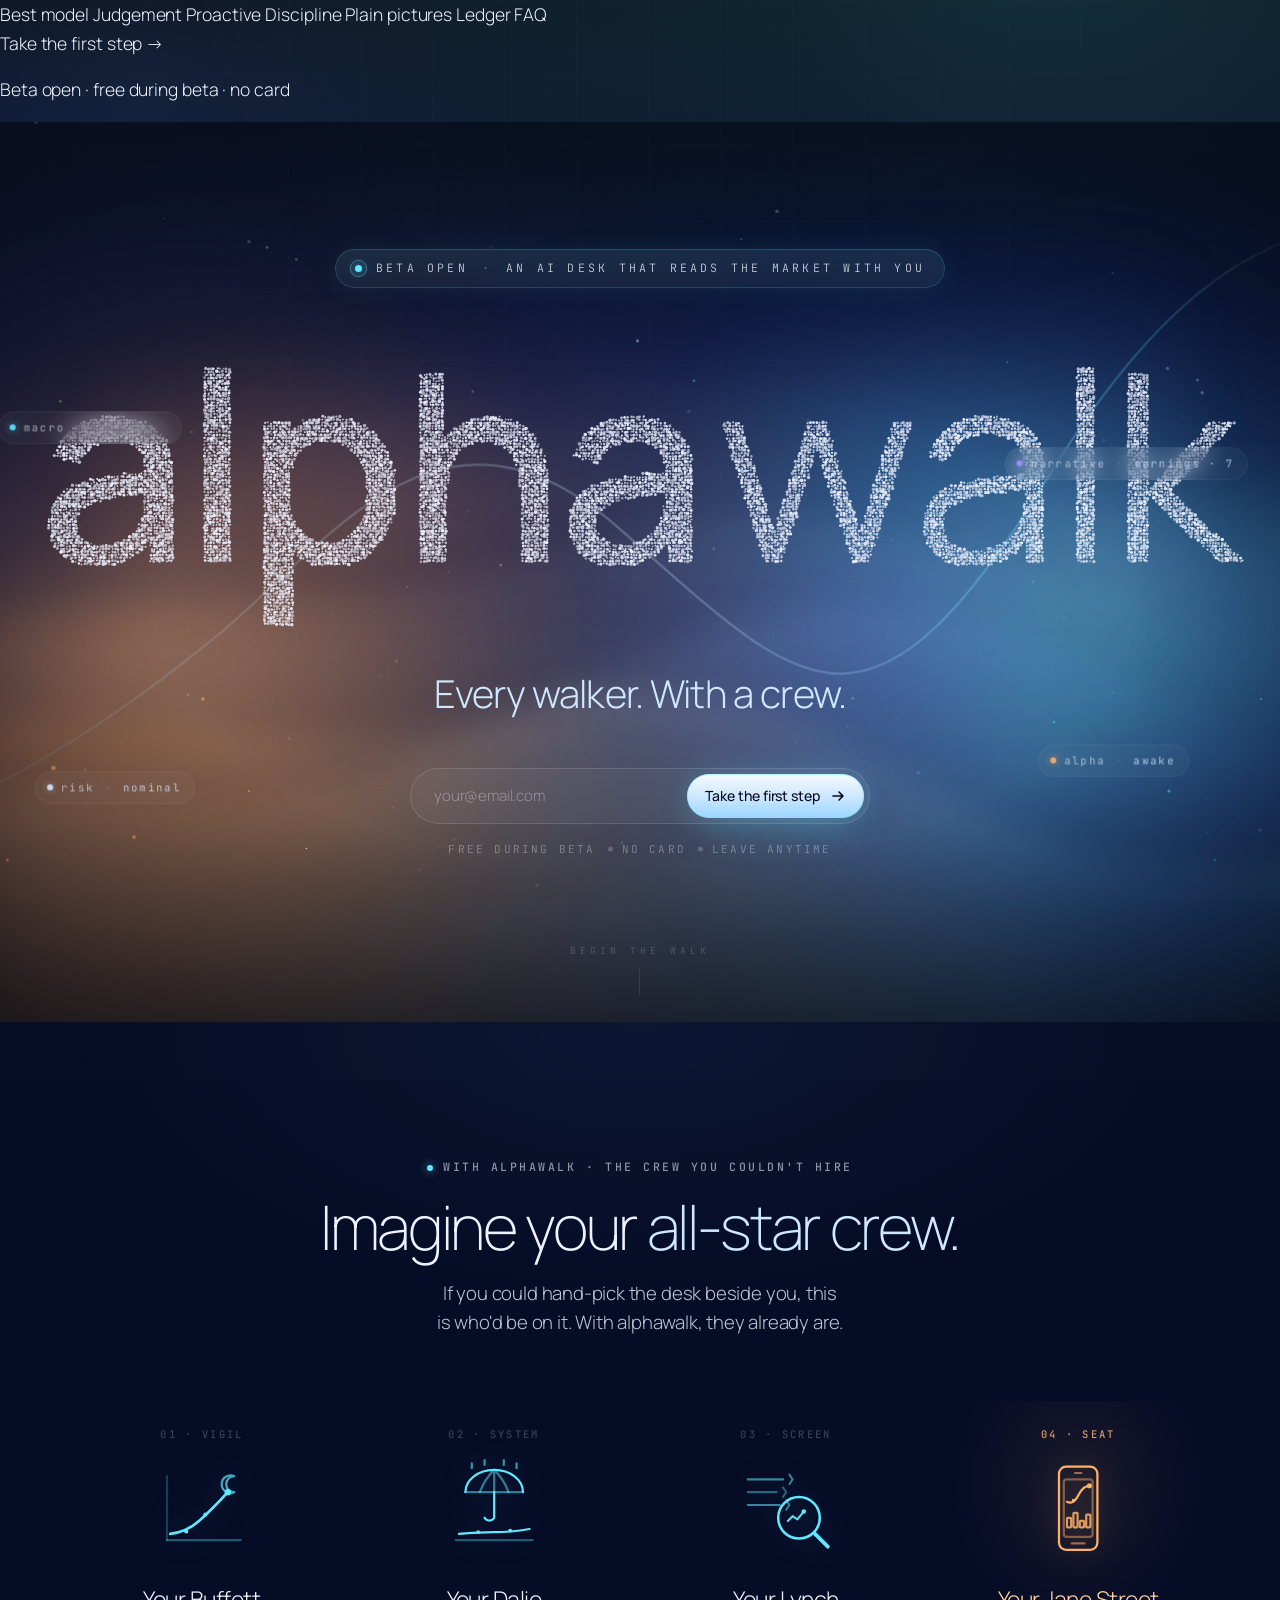
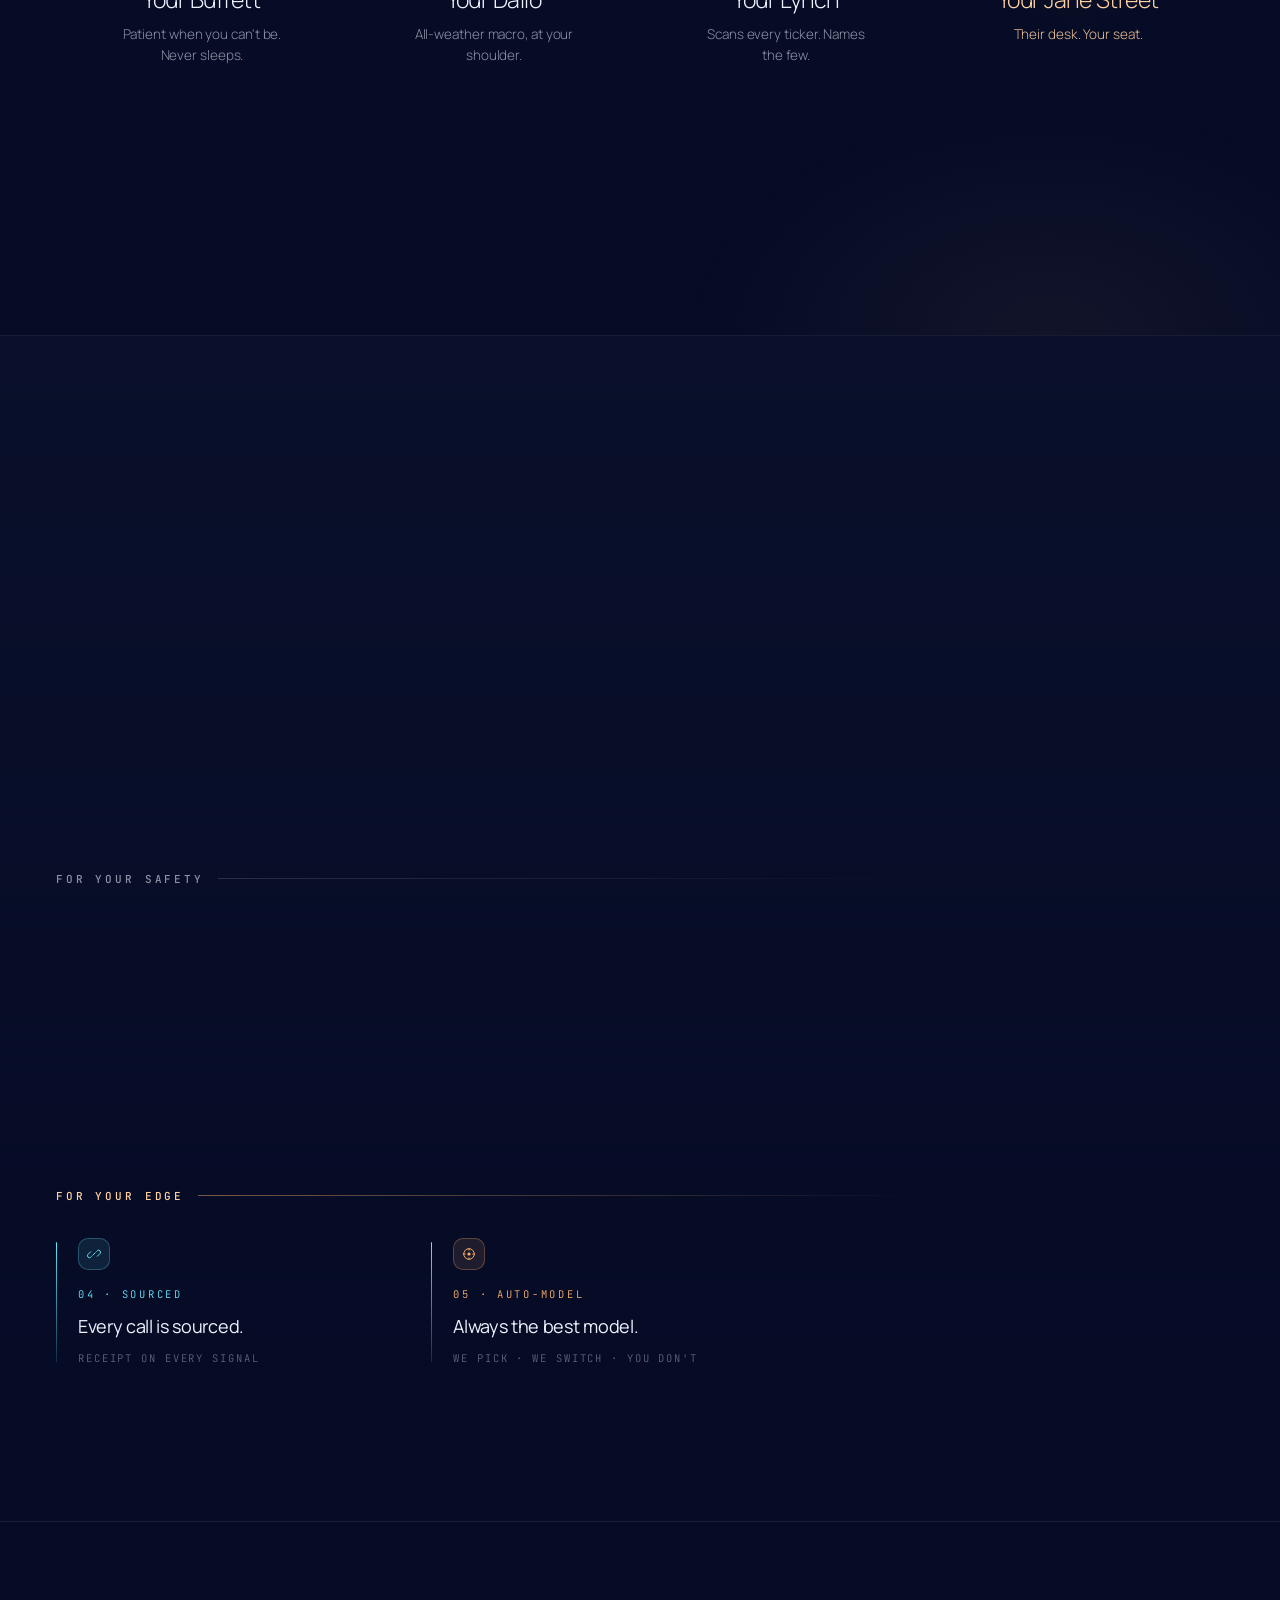
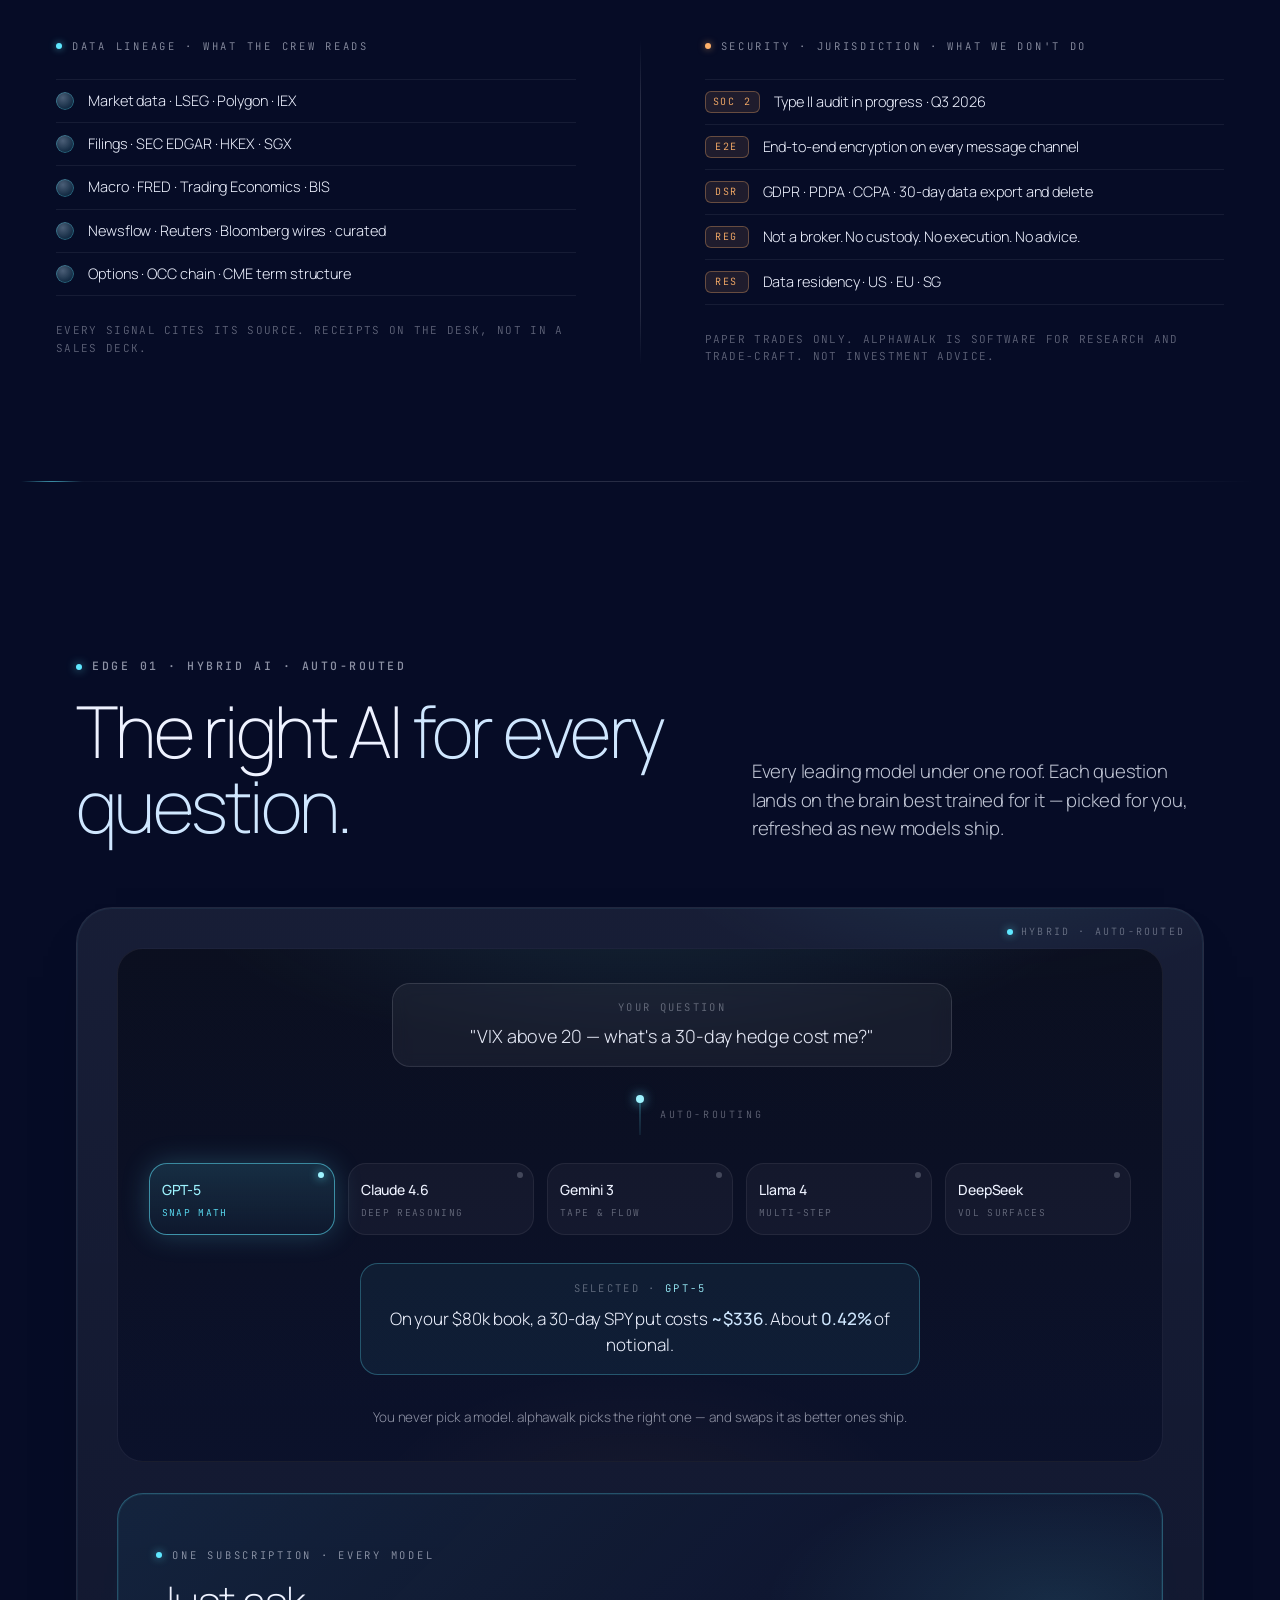
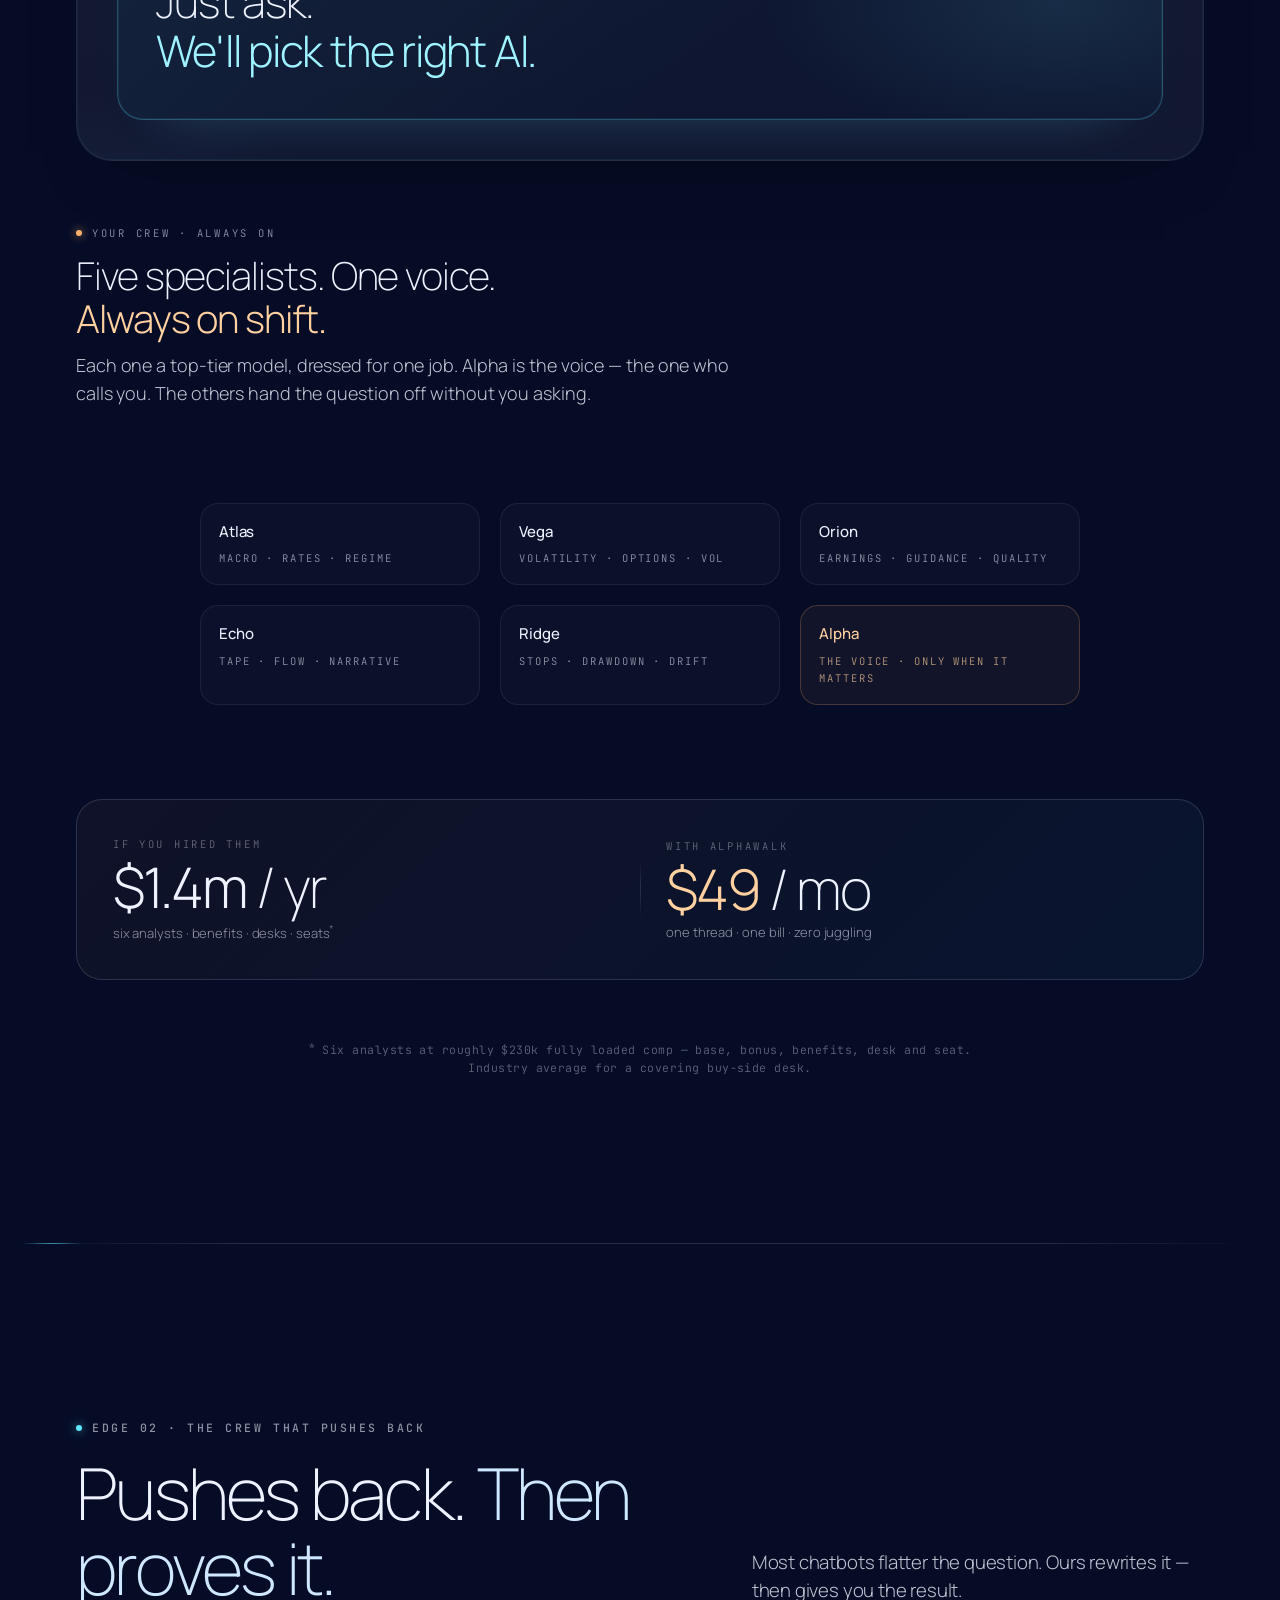
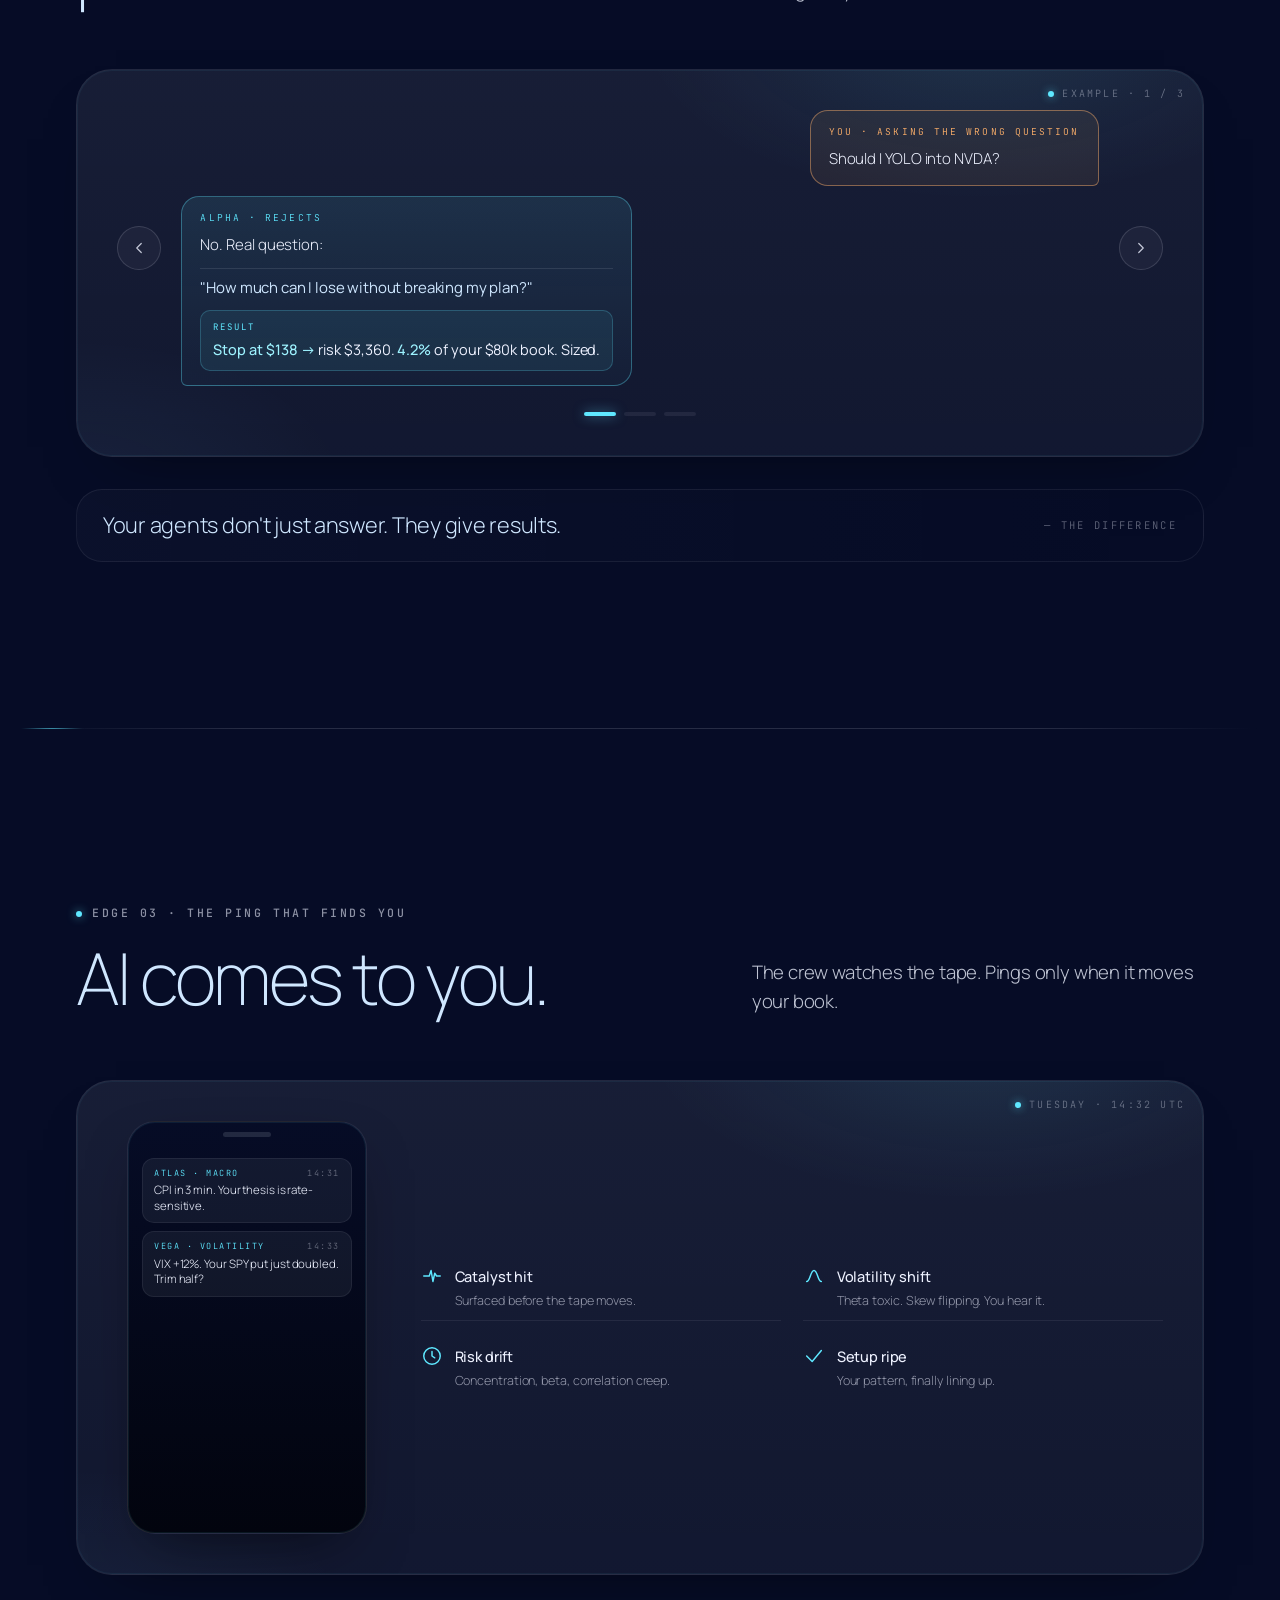
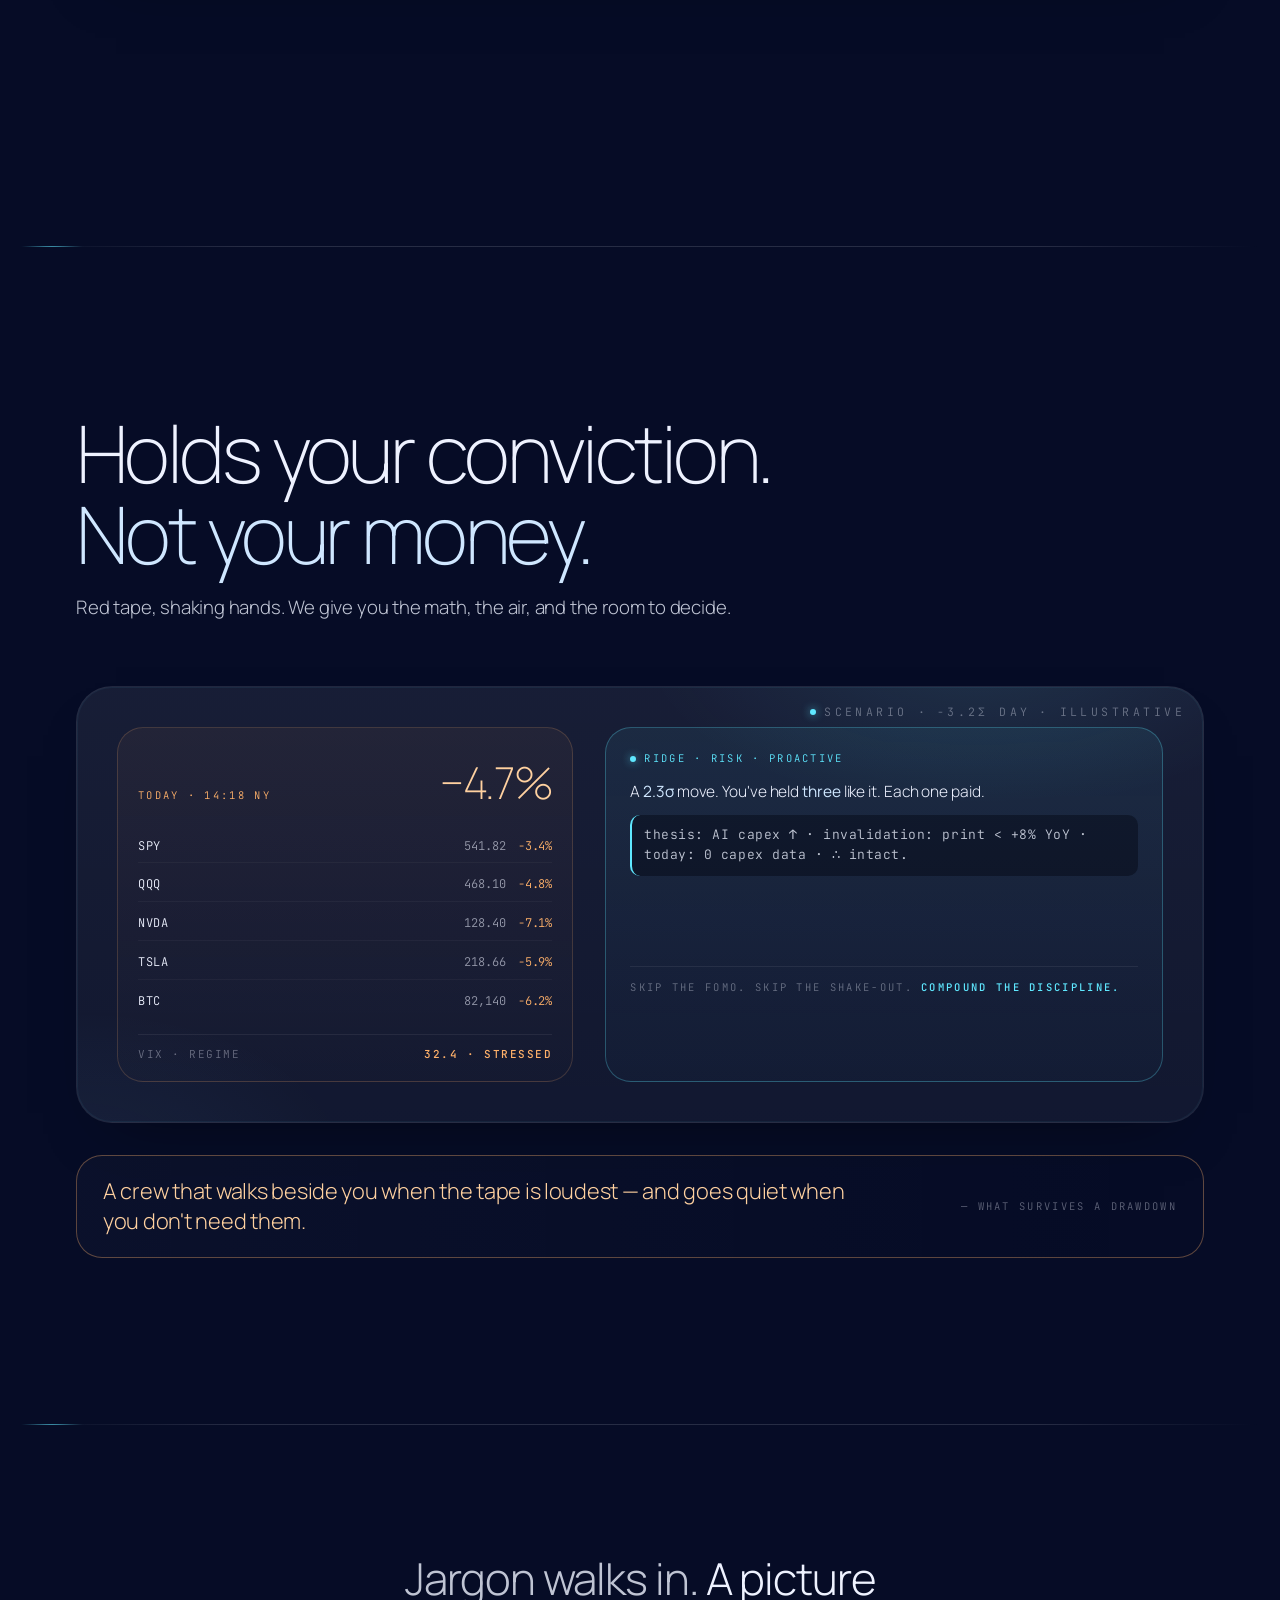
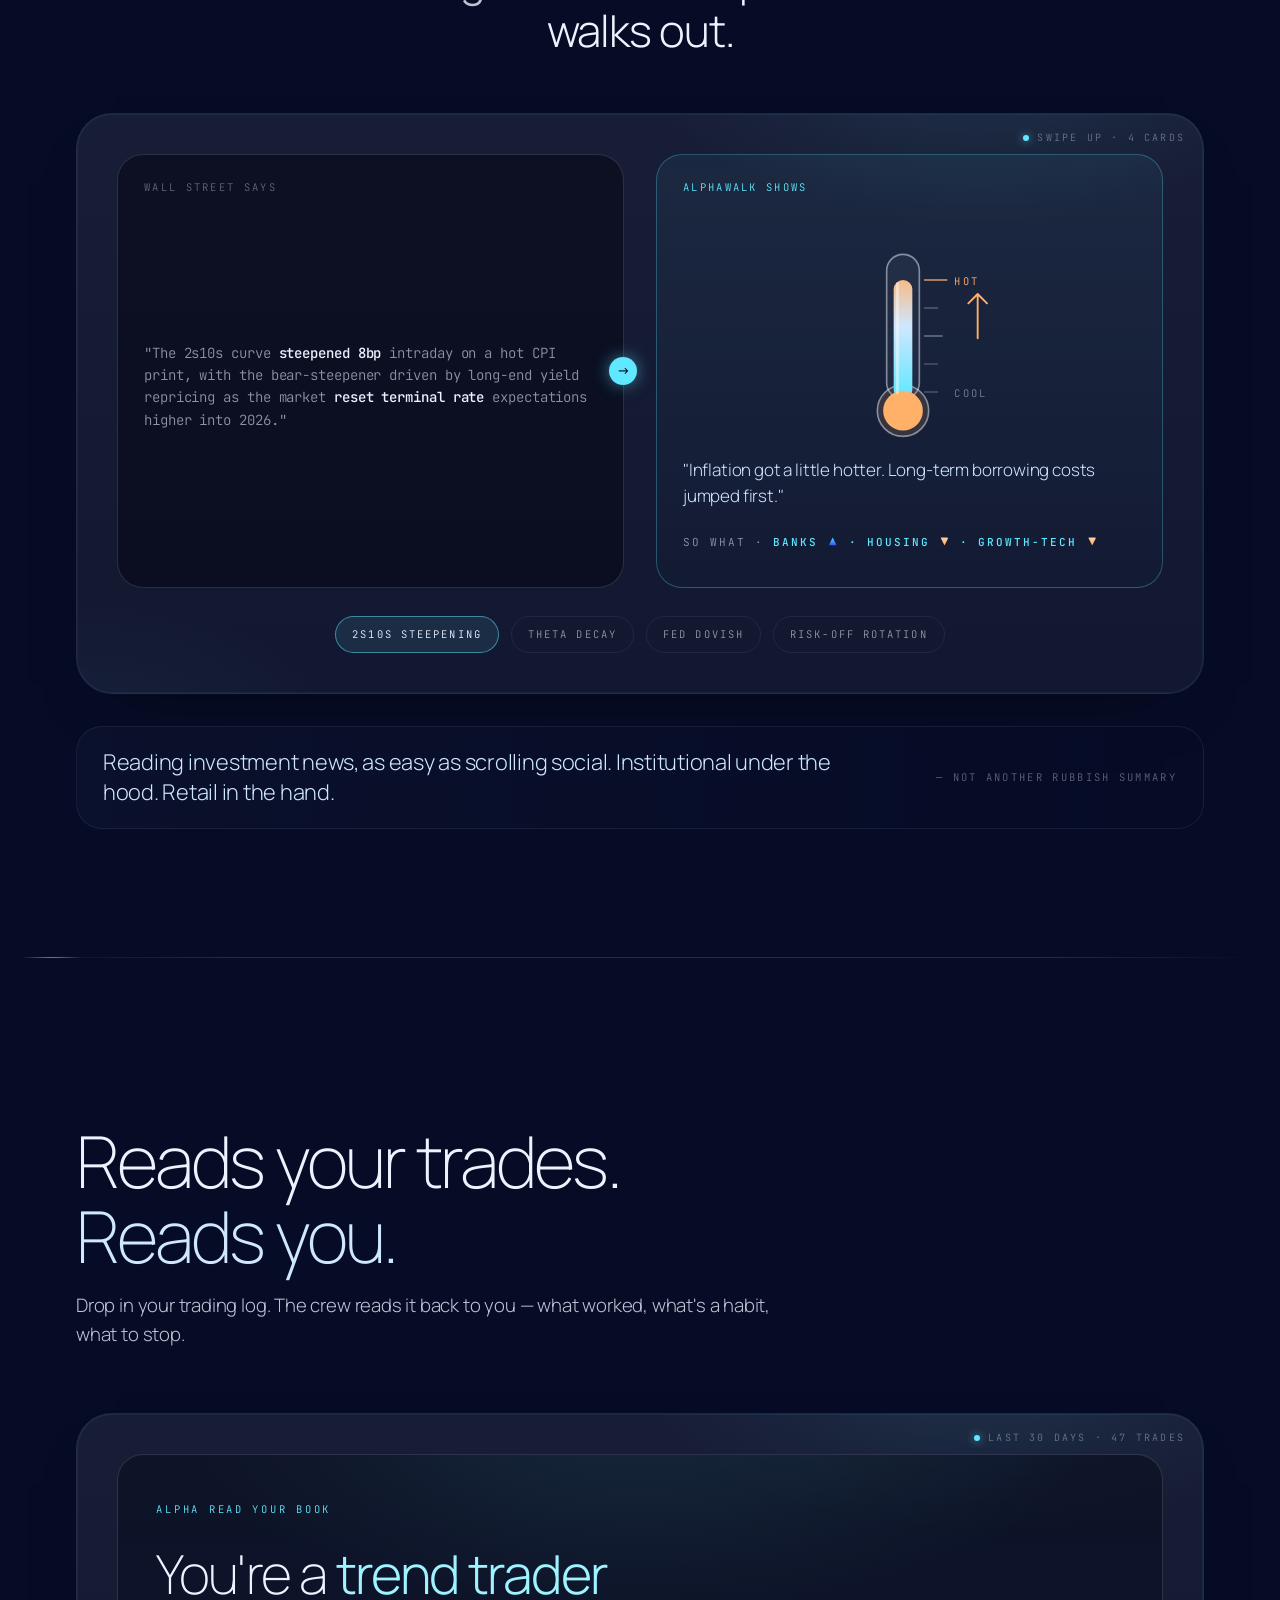
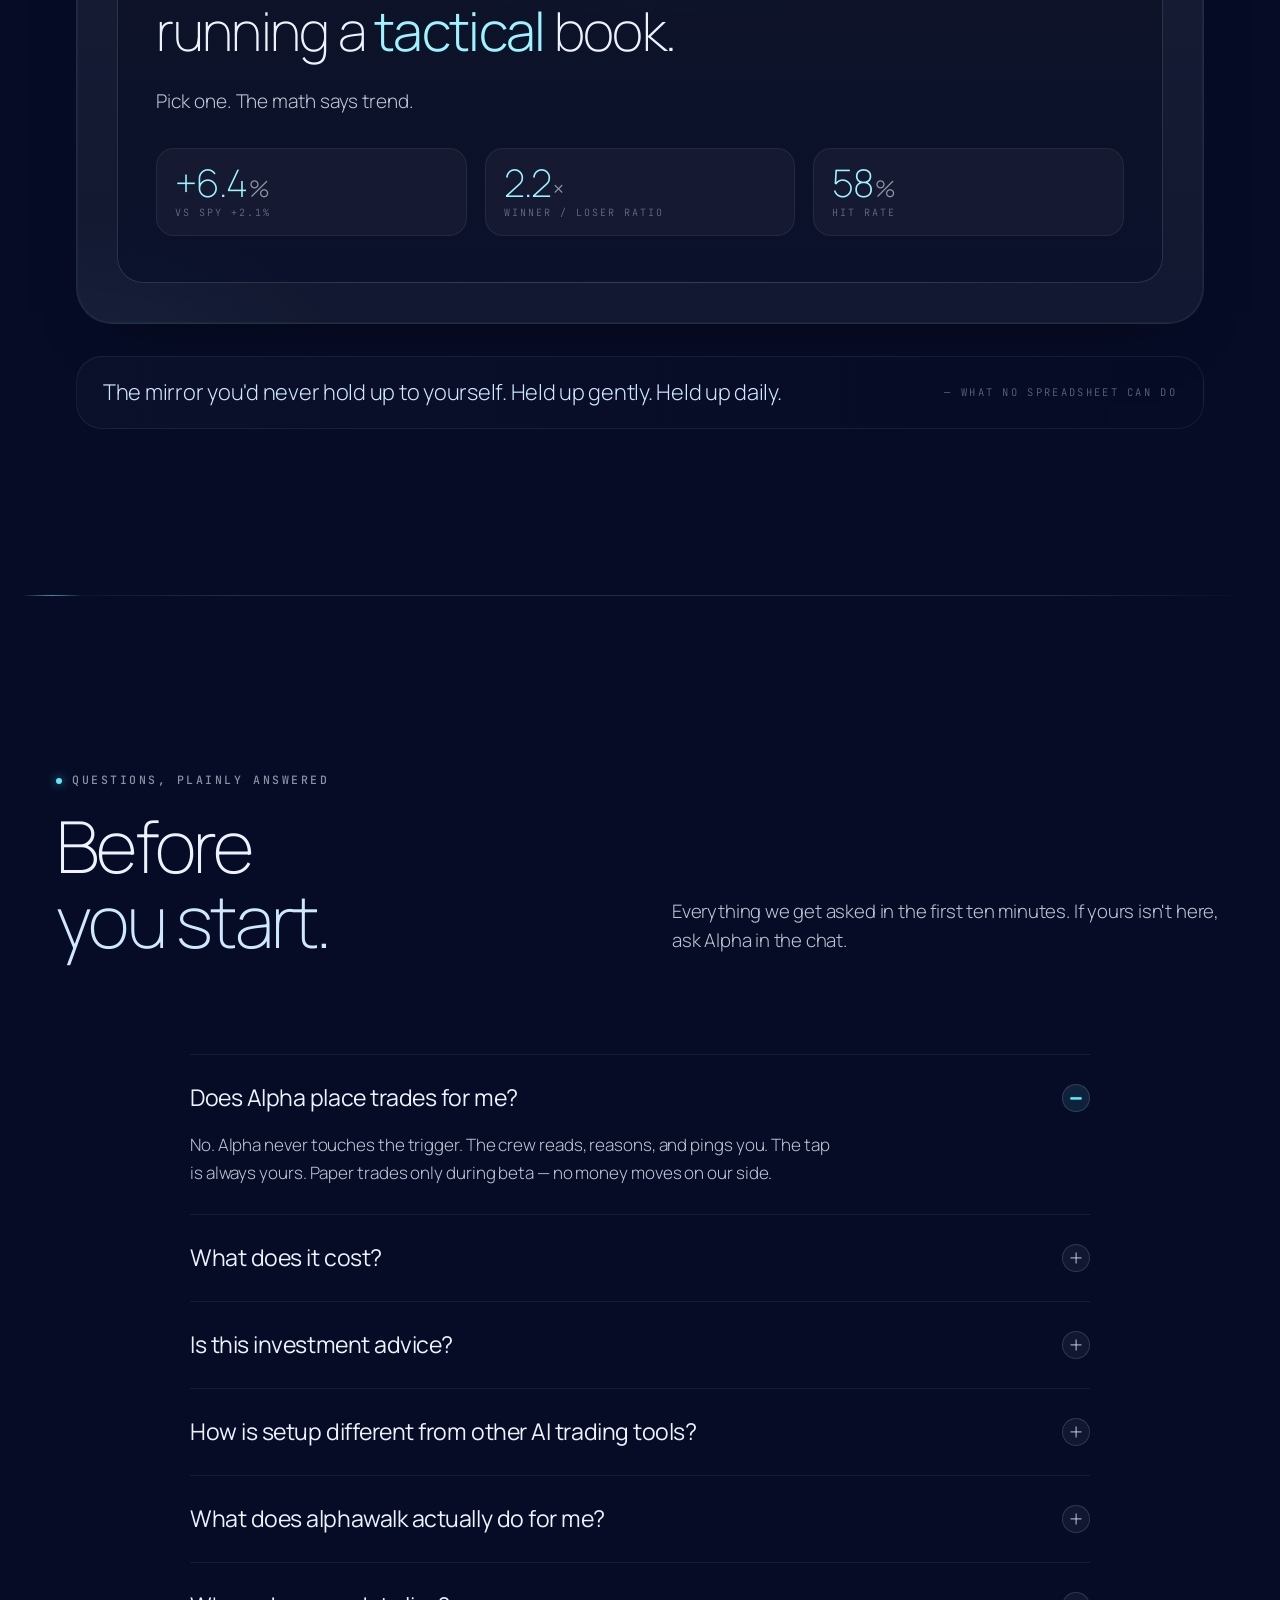
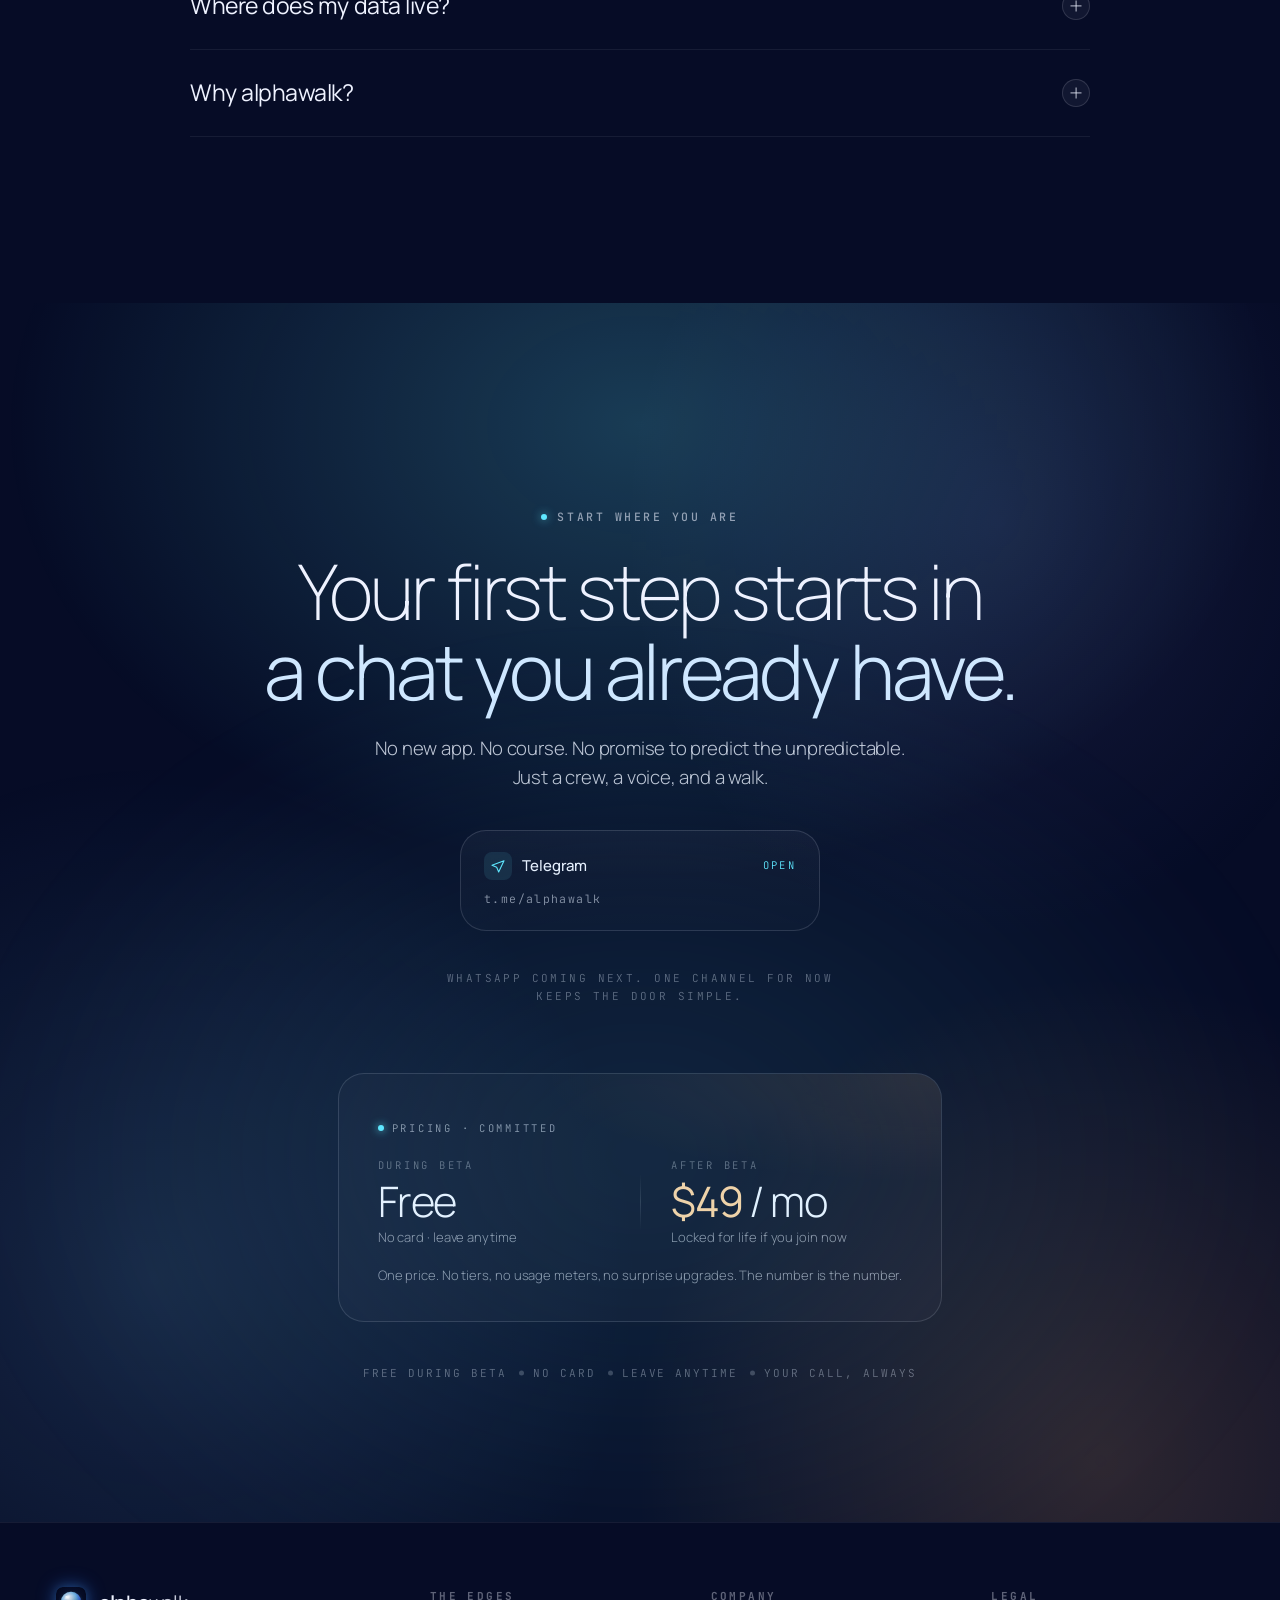
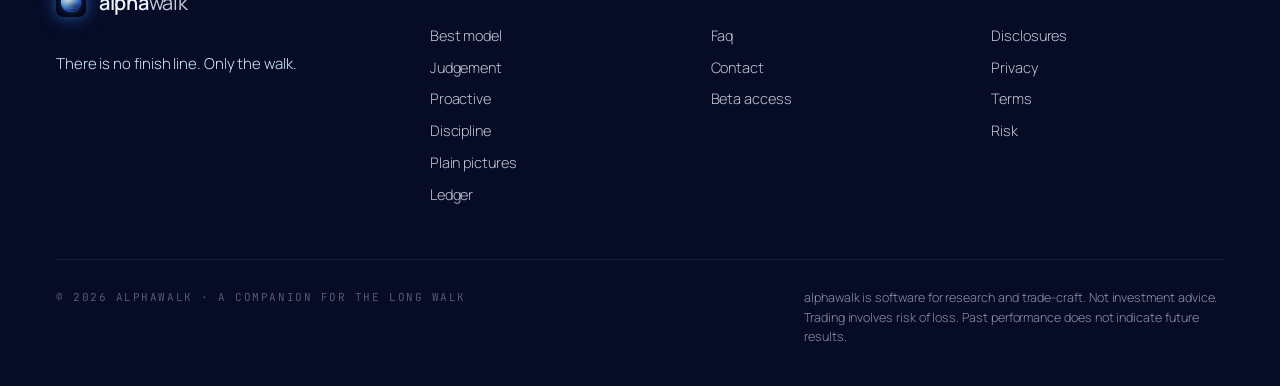
<file: index.html>
<!doctype html>
<html lang="en">
<head>
<meta charset="utf-8" />
<meta name="viewport" content="width=device-width,initial-scale=1,viewport-fit=cover" />
<title>alphawalk · the path only you can walk. company on it.</title>
<meta name="description" content="alphawalk is the AI crew that walks the market beside you — five specialised agents reading macro, volatility, earnings, narrative and risk so you keep your cadence. One voice, called Alpha, only when it matters." />
<meta property="og:type" content="website" />
<meta property="og:title" content="alphawalk · a companion for the long walk" />
<meta property="og:description" content="Every walker. With a crew. The AI desk that walks the market beside you." />
<meta property="og:image" content="og-card.png" />
<meta name="twitter:card" content="summary_large_image" />
<meta name="theme-color" content="#06091a" />
<link rel="icon" type="image/svg+xml" href="favicon.svg" />
<link rel="apple-touch-icon" href="favicon.svg" />
<link rel="mask-icon" href="favicon.svg" color="#5fe8ff" />
<link rel="preconnect" href="https://fonts.googleapis.com" />
<link rel="preconnect" href="https://fonts.gstatic.com" crossorigin />
<link href="https://fonts.googleapis.com/css2?family=Manrope:wght@200;300;400;500;600&family=JetBrains+Mono:wght@400;500&display=swap" rel="stylesheet" />
<link rel="stylesheet" href="styles.css" />
</head>
<body>

<!-- editorial broadsheet gridlines · masked to centerframe -->
<div class="gridlines" aria-hidden="true"></div>

<!-- CUSTOM CURSOR · soft cyan halo + tiny dot, ring stripped for perf -->
<div class="cursor-glow" aria-hidden="true"></div>
<div class="cursor-dot" aria-hidden="true"></div>

<!-- ============================================================
     NAV
     ============================================================ -->
<nav class="nav" id="nav">
  <a href="#top" class="wordmark" aria-label="alphawalk home">
    <span class="mark" aria-hidden="true">
      <img src="favicon.svg" alt="" width="32" height="32" decoding="async" />
    </span>
    <span class="wordmark-text" aria-hidden="true"><span class="wm-alpha">alpha</span><span class="wm-walk">walk</span></span>
    <span class="wordmark-sr">alphawalk</span>
  </a>
  <div class="nav-links" aria-label="Primary">
    <a href="#router">Best model</a>
    <a href="#judge">Judgement</a>
    <a href="#proactive">Proactive</a>
    <a href="#discipline">Discipline</a>
    <a href="#translate">Plain pictures</a>
    <a href="#ledger">Ledger</a>
    <a href="#faq">Faq</a>
  </div>
  <a href="#cta" class="nav-cta">
    Take the first step
    <span class="arrow">→</span>
  </a>
  <button class="nav-toggle" aria-label="Open menu" aria-expanded="false" aria-controls="nav-drawer">
    <span class="nav-toggle__bar" aria-hidden="true"></span>
    <span class="nav-toggle__bar" aria-hidden="true"></span>
  </button>
</nav>

<!-- ============================================================
     MOBILE NAV DRAWER · slides down from top on tap
     Mirrors the desktop nav for sub-880 viewports.
     ============================================================ -->
<div class="nav-drawer" id="nav-drawer" aria-hidden="true">
  <div class="nav-drawer__scrim" data-nav-close></div>
  <div class="nav-drawer__panel" role="dialog" aria-label="Menu" aria-modal="true">
    <nav class="nav-drawer__links" aria-label="Mobile primary">
      <a href="#router"     data-nav-close>Best model</a>
      <a href="#judge"      data-nav-close>Judgement</a>
      <a href="#proactive"  data-nav-close>Proactive</a>
      <a href="#discipline" data-nav-close>Discipline</a>
      <a href="#translate"  data-nav-close>Plain pictures</a>
      <a href="#ledger"     data-nav-close>Ledger</a>
      <a href="#faq"        data-nav-close>FAQ</a>
    </nav>
    <a href="#cta" class="nav-drawer__cta" data-nav-close>
      Take the first step
      <span aria-hidden="true">→</span>
    </a>
    <p class="nav-drawer__foot">Beta open · free during beta · no card</p>
  </div>
</div>

<main id="top">

<!-- ============================================================
     HERO · star, wordmark, tagline · the page-fill statement
     ============================================================ -->
<section class="hero" id="hero">
  <!-- DEEP STARFIELD · sparse drifting stars · cosmic underlayer -->
  <canvas class="hero-stars" aria-hidden="true"></canvas>

  <!-- PARALLAX DEPTH ORBS · three soft pools of color · drift slowly -->
  <div class="hero-depth" aria-hidden="true">
    <span class="hero-depth__orb hero-depth__orb--a"></span>
    <span class="hero-depth__orb hero-depth__orb--b"></span>
    <span class="hero-depth__orb hero-depth__orb--c"></span>
  </div>

  <!-- AURORA · the deep-ocean wave -->
  <div class="hero-aurora" aria-hidden="true">
    <svg viewBox="0 0 1440 900" preserveAspectRatio="xMidYMid slice" xmlns="http://www.w3.org/2000/svg">
      <defs>
        <!-- LEFT flank · warm ember sun-glow · sunset across the ridges -->
        <radialGradient id="aurEmberL" cx="18%" cy="60%" r="55%">
          <stop offset="0%"   stop-color="#ffc89a" stop-opacity=".55"/>
          <stop offset="25%"  stop-color="#ffb16a" stop-opacity=".34"/>
          <stop offset="55%"  stop-color="#ff8a44" stop-opacity=".12"/>
          <stop offset="100%" stop-color="#ff8a44" stop-opacity="0"/>
        </radialGradient>
        <!-- RIGHT flank · deep cool aurora · cyan into indigo -->
        <radialGradient id="aurBlueR" cx="78%" cy="55%" r="58%">
          <stop offset="0%"   stop-color="#9ef3ff" stop-opacity=".46"/>
          <stop offset="22%"  stop-color="#5fe8ff" stop-opacity=".30"/>
          <stop offset="55%"  stop-color="#2b5dff" stop-opacity=".12"/>
          <stop offset="100%" stop-color="#1e3a8a" stop-opacity="0"/>
        </radialGradient>
        <!-- soft violet veil · the seam between warm and cool -->
        <radialGradient id="aurSeam" cx="50%" cy="52%" r="42%">
          <stop offset="0%"   stop-color="#a094ff" stop-opacity=".18"/>
          <stop offset="60%"  stop-color="#6e6cff" stop-opacity=".06"/>
          <stop offset="100%" stop-color="#1e3a8a" stop-opacity="0"/>
        </radialGradient>

        <!-- silk ridge gradients · each band runs ember (L) → ice → azure (R) -->
        <linearGradient id="ridgeA" x1="0" y1="0" x2="1440" y2="0" gradientUnits="userSpaceOnUse">
          <stop offset="0%"   stop-color="#ffb16a" stop-opacity="0"/>
          <stop offset="14%"  stop-color="#ffc89a" stop-opacity=".55"/>
          <stop offset="32%"  stop-color="#ffd1a0" stop-opacity=".42"/>
          <stop offset="52%"  stop-color="#e6edfa" stop-opacity=".30"/>
          <stop offset="72%"  stop-color="#9ef3ff" stop-opacity=".45"/>
          <stop offset="92%"  stop-color="#5fe8ff" stop-opacity=".40"/>
          <stop offset="100%" stop-color="#2b5dff" stop-opacity="0"/>
        </linearGradient>
        <linearGradient id="ridgeB" x1="0" y1="0" x2="1440" y2="0" gradientUnits="userSpaceOnUse">
          <stop offset="0%"   stop-color="#ff8a44" stop-opacity="0"/>
          <stop offset="12%"  stop-color="#ffb16a" stop-opacity=".48"/>
          <stop offset="32%"  stop-color="#ffd1a0" stop-opacity=".36"/>
          <stop offset="50%"  stop-color="#cfe7ff" stop-opacity=".22"/>
          <stop offset="72%"  stop-color="#7cc9ff" stop-opacity=".38"/>
          <stop offset="100%" stop-color="#2b5dff" stop-opacity="0"/>
        </linearGradient>
        <linearGradient id="ridgeC" x1="0" y1="0" x2="1440" y2="0" gradientUnits="userSpaceOnUse">
          <stop offset="0%"   stop-color="#ff8a44" stop-opacity="0"/>
          <stop offset="18%"  stop-color="#ffb16a" stop-opacity=".32"/>
          <stop offset="48%"  stop-color="#cfe7ff" stop-opacity=".18"/>
          <stop offset="74%"  stop-color="#5fe8ff" stop-opacity=".28"/>
          <stop offset="100%" stop-color="#1e3a8a" stop-opacity="0"/>
        </linearGradient>
        <linearGradient id="ridgeD" x1="0" y1="0" x2="1440" y2="0" gradientUnits="userSpaceOnUse">
          <stop offset="0%"   stop-color="#ff8a44" stop-opacity="0"/>
          <stop offset="20%"  stop-color="#ffb16a" stop-opacity=".22"/>
          <stop offset="55%"  stop-color="#9ef3ff" stop-opacity=".18"/>
          <stop offset="85%"  stop-color="#2b5dff" stop-opacity=".26"/>
          <stop offset="100%" stop-color="#1e3a8a" stop-opacity="0"/>
        </linearGradient>

        <!-- vertical sink · darkens the base so peaks pop with depth -->
        <linearGradient id="ridgeSink" x1="0" y1="0" x2="0" y2="1">
          <stop offset="0%"   stop-color="#03061a" stop-opacity="0"/>
          <stop offset="60%"  stop-color="#03061a" stop-opacity=".35"/>
          <stop offset="100%" stop-color="#02040e" stop-opacity=".75"/>
        </linearGradient>

        <!-- warm sparkle on the ember flank · radial pinpricks -->
        <radialGradient id="emberGlint" cx="50%" cy="50%" r="50%">
          <stop offset="0%"   stop-color="#fff0d8" stop-opacity=".95"/>
          <stop offset="40%"  stop-color="#ffb16a" stop-opacity=".55"/>
          <stop offset="100%" stop-color="#ffb16a" stop-opacity="0"/>
        </radialGradient>
        <radialGradient id="coolGlint" cx="50%" cy="50%" r="50%">
          <stop offset="0%"   stop-color="#eaffff" stop-opacity=".9"/>
          <stop offset="50%"  stop-color="#5fe8ff" stop-opacity=".5"/>
          <stop offset="100%" stop-color="#5fe8ff" stop-opacity="0"/>
        </radialGradient>

        <filter id="ridgeSoft"><feGaussianBlur stdDeviation="14"/></filter>
        <filter id="ridgeWisp"><feGaussianBlur stdDeviation="36"/></filter>
      </defs>

      <!-- broad atmospheric blooms · the color-pair statement -->
      <!-- Ember pulled down per BRAND.md: ember is reserved for autonomy
           beats. Hero is the calm overture; the cool aurora carries it,
           ember is only a hint of warmth on the left flank. -->
      <rect width="1440" height="900" fill="url(#aurEmberL)" opacity=".38"/>
      <rect width="1440" height="900" fill="url(#aurBlueR)" opacity=".82"/>
      <rect width="1440" height="900" fill="url(#aurSeam)" opacity=".55"/>

      <!-- a soft luminous wash sitting deep behind the ridges -->
      <g filter="url(#ridgeWisp)" opacity=".55">
        <path d="M-80 540 C 280 460, 560 560, 820 480 S 1180 380, 1520 460 L 1520 900 L -80 900 Z"
              fill="url(#ridgeA)"/>
      </g>

      <!-- four overlapping silk-mountain ridges · creates the depth ladder -->
      <g filter="url(#ridgeSoft)">
        <!-- ridge 1 · farthest · low contrast, high peaks -->
        <path class="aur-band-3"
              d="M-80 580 C 180 460, 360 520, 540 480 S 820 380, 1020 460 S 1280 520, 1520 440 L 1520 900 L -80 900 Z"
              fill="url(#ridgeC)" opacity=".55"/>
        <!-- ridge 2 · mid · the longest sweeping range -->
        <path class="aur-band-2"
              d="M-80 640 C 220 540, 420 660, 620 580 S 920 460, 1140 560 S 1340 660, 1520 580 L 1520 900 L -80 900 Z"
              fill="url(#ridgeB)" opacity=".7"/>
        <!-- ridge 3 · closer · peaks bite higher, ember catches the left slope -->
        <path class="aur-band"
              d="M-80 700 C 160 600, 320 720, 500 640 S 760 540, 940 640 S 1220 760, 1520 660 L 1520 900 L -80 900 Z"
              fill="url(#ridgeA)" opacity=".82"/>
        <!-- ridge 4 · nearest · deepest base, soft pillow shadow -->
        <path class="aur-band-2"
              d="M-80 780 C 220 720, 460 800, 700 740 S 1040 680, 1280 760 S 1460 800, 1520 770 L 1520 900 L -80 900 Z"
              fill="url(#ridgeD)" opacity=".75"/>
      </g>

      <!-- vertical sink to deepen the base · pushes ridges forward in 3D -->
      <rect width="1440" height="900" fill="url(#ridgeSink)"/>

      <!-- warm glints on the ember flank · sun-catch grain -->
      <g opacity=".85">
        <circle cx="210" cy="640" r="3" fill="url(#emberGlint)"/>
        <circle cx="280" cy="700" r="2.4" fill="url(#emberGlint)"/>
        <circle cx="340" cy="580" r="2" fill="url(#emberGlint)"/>
        <circle cx="170" cy="720" r="1.8" fill="url(#emberGlint)"/>
        <circle cx="380" cy="660" r="1.4" fill="url(#emberGlint)"/>
        <circle cx="120" cy="600" r="1.6" fill="url(#emberGlint)"/>
        <circle cx="430" cy="710" r="1.2" fill="url(#emberGlint)"/>
      </g>
      <!-- cool glints on the blue flank · ice-catch -->
      <g opacity=".75">
        <circle cx="1080" cy="600" r="1.6" fill="url(#coolGlint)"/>
        <circle cx="1180" cy="660" r="2" fill="url(#coolGlint)"/>
        <circle cx="1260" cy="580" r="1.4" fill="url(#coolGlint)"/>
        <circle cx="1340" cy="640" r="1.8" fill="url(#coolGlint)"/>
        <circle cx="1220" cy="720" r="1.2" fill="url(#coolGlint)"/>
      </g>
    </svg>
  </div>

  <!-- ambient path watermark · single-stroke W-peak across the void -->
  <div class="hero-bg" aria-hidden="true">
    <svg viewBox="0 0 1440 800" preserveAspectRatio="xMidYMid slice" xmlns="http://www.w3.org/2000/svg">
      <defs>
        <linearGradient id="walkPath" x1="80" y1="700" x2="1360" y2="120" gradientUnits="userSpaceOnUse">
          <stop offset="0%"   stop-color="#5fe8ff" stop-opacity="0"/>
          <stop offset="18%"  stop-color="#7cc9ff" stop-opacity=".30"/>
          <stop offset="50%"  stop-color="#cfe7ff" stop-opacity=".42"/>
          <stop offset="84%"  stop-color="#5fe8ff" stop-opacity=".50"/>
          <stop offset="100%" stop-color="#f4f8ff" stop-opacity="0"/>
        </linearGradient>
      </defs>
      <g opacity=".68">
        <path id="walkLine"
              d="M-40 680 C 180 580, 240 540, 340 460 S 540 220, 700 360 S 920 580, 1080 320 S 1340 100, 1500 60"
              stroke="url(#walkPath)" stroke-width="2"
              fill="none" stroke-linecap="round" stroke-linejoin="round"/>
      </g>
    </svg>
  </div>

  <!-- hero-local film grain · sits over aurora + path -->
  <div class="hero-grain" aria-hidden="true"></div>

  <!-- corner anchors removed for cleaner hero · v18 -->

  <!-- FLOATING TELEMETRY CHIPS · product-true · the cockpit is awake.
       Each chip drifts on its own phase, the dot pulses on its own phase.
       data-rotate cycles values every 7-11s for a quiet "live" feel. -->
  <div class="hero-tele" aria-hidden="true">
    <span class="hero-tele__chip" style="--x:7vw;  --y:34vh; --d:0s;"   data-rotate='["listening","reading tape","12.4 vix","cooling"]'>
      <span>macro</span><span class="sep">·</span><span class="val">listening</span>
    </span>
    <span class="hero-tele__chip" data-color="violet" style="--x:88vw; --y:38vh; --d:1.6s;" data-rotate='["03:14 utc","earnings · 7","narrative ↑","fed window"]'>
      <span>narrative</span><span class="sep">·</span><span class="val">03:14 utc</span>
    </span>
    <span class="hero-tele__chip" data-color="silver" style="--x:9vw;  --y:74vh; --d:.9s;" data-rotate='["nominal","drawdown 0.4%","tight","steady"]'>
      <span>risk</span><span class="sep">·</span><span class="val">nominal</span>
    </span>
    <span class="hero-tele__chip" data-color="ember" style="--x:87vw; --y:71vh; --d:2.3s;" data-rotate='["awake","ready","watching","alpha · 1"]'>
      <span>alpha</span><span class="sep">·</span><span class="val">awake</span>
    </span>
  </div>

  <div class="hero-stage">
    <span class="hero-kicker">
      <span class="lp" aria-hidden="true"></span>
      <span>Beta open</span>
      <span class="sep">·</span>
      <span>An AI desk that reads the market with you</span>
    </span>

    <!-- THE PARTICLE WORDMARK · alphawalk
         Canvas-rendered particle field that forms the letterforms.
         Hover scatters particles like stardust, cursor leave reforms them.
         Reduced motion: the .hero-wordmark__sr span becomes the visible static title. -->
    <h1 class="hero-wordmark" aria-label="alphawalk">
      <canvas class="hero-wordmark__canvas" data-word="alphawalk" aria-hidden="true"></canvas>
      <span class="hero-wordmark__sr">alphawalk</span>
    </h1>

    <!-- the tagline · single line -->
    <p class="hero-tagline">
      <span class="ln ln-1">Every walker. With <em>a crew</em>.</span>
    </p>

    <div class="hero-cta">
      <form class="hero-form" action="#cta" method="post" novalidate aria-label="Open beta">
        <input type="email" name="email" required autocomplete="email" spellcheck="false" placeholder="your@email.com" aria-label="Email address" />
        <button type="submit" class="btn btn-primary">
          Take the first step
          <svg class="arrow" width="16" height="16" viewBox="0 0 16 16" fill="none" stroke="currentColor" stroke-width="1.6" stroke-linecap="round" stroke-linejoin="round" aria-hidden="true"><path d="M3 8h10M9 4l4 4-4 4"/></svg>
        </button>
      </form>

      <div class="hero-pips">
        <span class="pip">Free during beta</span>
        <span class="pip">No card</span>
        <span class="pip">Leave anytime</span>
      </div>
    </div>
  </div>

  <a class="hero-scroll" href="#router" aria-label="Scroll to the edges">
    <span>Begin the walk</span>
    <span class="line" aria-hidden="true"></span>
  </a>
</section>

<!-- ============================================================
     INTERLUDE · WISE AS LEGENDS · illustrated frieze
     Compact 4-cell editorial row of line-art glyphs.
     One row of inherited wisdom, climax (seat) carries the ember.
     ============================================================ -->


<section class="interlude" id="legends" aria-label="Wise as legends — the minds beside you">
  <div class="interlude-shell">

    <header class="interlude-head reveal">
      <div class="eyebrow"><span class="dot"></span>With alphawalk · the crew you couldn't hire</div>
      <h2 class="h2">Imagine your <em>all-star crew.</em></h2>
      <p class="lede">If you could hand-pick the desk beside you, this is who'd be on it. With alphawalk, they already are.</p>
    </header>

    <ol class="interlude-grid reveal-stagger">

      <!-- 01 · vigil — long-term compounding chart trailing up into a crescent moon -->
      <li class="interlude-cell">
        <span class="num">01 · vigil</span>
        <svg class="glyph" viewBox="0 0 64 64" fill="none" stroke="currentColor" stroke-width="1.4" stroke-linecap="round" stroke-linejoin="round" aria-hidden="true">
          <!-- axes -->
          <path d="M10 52 H56" opacity=".35"/>
          <path d="M10 12 V52" opacity=".22"/>
          <!-- crescent moon, top-right corner -->
          <path d="M52 12 a5.5 5.5 0 1 0 0 10 a4 4 0 0 1 0 -10z" opacity=".7"/>
          <!-- compounding curve, calm and rising -->
          <path d="M12 48 Q 22 47, 30 40 T 48 22" stroke-width="1.7"/>
          <!-- waypoints along the curve -->
          <circle cx="22" cy="46.5" r="1.3" fill="currentColor" stroke="none"/>
          <circle cx="34" cy="36" r="1.3" fill="currentColor" stroke="none"/>
          <!-- endpoint dot, near moon -->
          <circle cx="48" cy="22" r="2" fill="currentColor" stroke="none"/>
        </svg>
        <span class="name">Your Buffett</span>
        <span class="trait">Patient when you can't be. Never sleeps.</span>
        <span class="glimpse" aria-hidden="true">"Earnings beat, multiple at a 10-year high. <em>Trim or hold?</em>"</span>
      </li>

      <!-- 02 · system — umbrella over a steady chart, rain above (all-weather) -->
      <li class="interlude-cell">
        <span class="num">02 · system</span>
        <svg class="glyph" viewBox="0 0 64 64" fill="none" stroke="currentColor" stroke-width="1.4" stroke-linecap="round" stroke-linejoin="round" aria-hidden="true">
          <!-- rain drops above the umbrella -->
          <path d="M18 4 v3 M26 2 v3 M38 2 v3 M46 4 v3" opacity=".6"/>
          <!-- umbrella canopy dome -->
          <path d="M14 22 a18 14 0 0 1 36 0"/>
          <!-- canopy hairline (rib base) -->
          <path d="M14 22 H50" opacity=".5"/>
          <!-- canopy ribs -->
          <path d="M32 8 V22 M23 22 Q 26 14, 32 8 M41 22 Q 38 14, 32 8" opacity=".5"/>
          <!-- handle (curved hook) -->
          <path d="M32 22 V38 a3.5 3.5 0 0 1 -6 0"/>
          <!-- baseline under the chart -->
          <path d="M8 52 H56" opacity=".35"/>
          <!-- peaceful chart line, unbothered -->
          <path d="M10 48 Q 22 47, 32 47 T 54 45" stroke-width="1.4"/>
          <!-- waypoints -->
          <circle cx="22" cy="47" r="1.2" fill="currentColor" stroke="none"/>
          <circle cx="42" cy="46" r="1.2" fill="currentColor" stroke="none"/>
        </svg>
        <span class="name">Your Dalio</span>
        <span class="trait">All-weather macro, at your shoulder.</span>
        <span class="glimpse" aria-hidden="true">"Rate-cut cycle. <em>Your bond hedge just got pricier.</em>"</span>
      </li>

      <!-- 03 · screen — magnifying glass scanning a stack of tickers -->
      <li class="interlude-cell">
        <span class="num">03 · screen</span>
        <svg class="glyph" viewBox="0 0 64 64" fill="none" stroke="currentColor" stroke-width="1.4" stroke-linecap="round" stroke-linejoin="round" aria-hidden="true">
          <!-- ticker rows in the upper-left, each with a tiny price-direction arrow -->
          <path d="M8 14 H30" opacity=".55"/>
          <path d="M34 11 l2 3 l-2 3" opacity=".55" stroke-width="1.2"/>
          <path d="M8 22 H26" opacity=".4"/>
          <path d="M30 25 l2 -3 l-2 -3" opacity=".4" stroke-width="1.2"/>
          <path d="M8 30 H28" opacity=".55"/>
          <path d="M32 27 l2 3 l-2 3" opacity=".55" stroke-width="1.2"/>
          <!-- magnifying glass body, hovering bottom-right -->
          <circle cx="40" cy="38" r="13" stroke-width="1.6"/>
          <!-- handle, leaning out -->
          <path d="M50 48 L58 56" stroke-width="2.4" stroke-linecap="round"/>
          <!-- inside the lens: the "found" name, a clean micro-chart -->
          <path d="M33 40 l3 -3 l3 2 l4 -5" stroke-width="1.3" opacity=".95"/>
          <circle cx="43" cy="34" r="1.4" fill="currentColor" stroke="none"/>
        </svg>
        <span class="name">Your Lynch</span>
        <span class="trait">Scans every ticker. Names the few.</span>
        <span class="glimpse" aria-hidden="true">"Of your 47 watchlist names, <em>three are setting up.</em>"</span>
      </li>

      <!-- 04 · seat — phone showing an institutional-grade dashboard (ember climax) -->
      <li class="interlude-cell is-climax">
        <span class="num">04 · seat</span>
        <svg class="glyph" viewBox="0 0 64 64" fill="none" stroke="currentColor" stroke-width="1.4" stroke-linecap="round" stroke-linejoin="round" aria-hidden="true">
          <!-- phone outline, centered, generous radius -->
          <rect x="20" y="6" width="24" height="52" rx="4.5"/>
          <!-- top speaker mark -->
          <path d="M30 10 H34" opacity=".55"/>
          <!-- screen inset (hairline) -->
          <rect x="23" y="14" width="18" height="36" rx="1.8" opacity=".45"/>
          <!-- chart curve, upper portion of screen -->
          <path d="M25 28 Q 29 30, 32 24 T 39 18" stroke-width="1.4"/>
          <!-- endpoint dot, the "alpha catch" -->
          <circle cx="39" cy="18" r="1.6" fill="currentColor" stroke="none"/>
          <!-- waypoint -->
          <circle cx="29" cy="27" r=".9" fill="currentColor" stroke="none"/>
          <!-- mini bar histogram, lower portion of screen -->
          <rect x="25" y="38" width="2.6" height="6" rx=".5" opacity=".85"/>
          <rect x="29" y="35" width="2.6" height="9" rx=".5" opacity=".85"/>
          <rect x="33" y="40" width="2.6" height="4" rx=".5" opacity=".85"/>
          <rect x="37" y="36" width="2.6" height="8" rx=".5" opacity=".85"/>
          <!-- home indicator -->
          <path d="M28 54 H36" opacity=".55"/>
        </svg>
        <span class="name">Your Jane Street</span>
        <span class="trait">Their desk. Your seat.</span>
        <span class="glimpse" aria-hidden="true">"SPY-QQQ basis +12bp. <em>Your hedge cost just dropped.</em>"</span>
      </li>

    </ol>

    <p class="interlude-foot reveal">
      Illustrative comparisons. alphawalk is independent and is not affiliated with, endorsed by, or sponsored by Warren Buffett, Berkshire Hathaway, Ray Dalio, Bridgewater Associates, Peter Lynch, Fidelity, or Jane Street. Names describe disciplines, not partnerships.
    </p>

  </div>
</section>

<!-- ============================================================
     STANDARDS STRIP
     ============================================================ -->
<section class="standards" aria-label="What we promise · what we keep">
  <div class="standards-shell">

    <header class="standards-head reveal">
      <div>
        <div class="eyebrow"><span class="dot"></span>What we promise · what we keep</div>
        <h2 class="h2">Five promises.<br/><em>Three for safety. Two for your edge.</em></h2>
      </div>
      <p class="lede">
        The boring parts, handled. The sharp parts, kept sharp.
      </p>
    </header>

    <!-- GROUP A · SAFETY · the three we keep quiet -->
    <div class="standards-group" aria-labelledby="grp-safety">
      <h3 id="grp-safety" class="standards-grp-h">For your safety</h3>
      <div class="standards-grid reveal-stagger">

        <!-- 01 · Paper · trust -->
        <div class="standards-cell">
          <span class="ico" aria-hidden="true">
            <svg viewBox="0 0 24 24" fill="none" stroke="currentColor" stroke-width="1.4" stroke-linecap="round" stroke-linejoin="round">
              <path d="M6 3 H15 L20 8 V21 H6 Z"/>
              <path d="M15 3 V8 H20"/>
              <line x1="9" y1="13" x2="17" y2="13"/>
              <line x1="9" y1="16.5" x2="14" y2="16.5"/>
            </svg>
          </span>
          <span class="num">01 · paper</span>
          <span class="head">Paper trades only.</span>
          <span class="sub">No money moves · ever</span>
        </div>

        <!-- 02 · E2E · security -->
        <div class="standards-cell">
          <span class="ico" aria-hidden="true">
            <svg viewBox="0 0 24 24" fill="none" stroke="currentColor" stroke-width="1.4" stroke-linecap="round" stroke-linejoin="round">
              <rect x="5" y="11" width="14" height="9" rx="2"/>
              <path d="M8 11 V8 a4 4 0 0 1 8 0 V11"/>
              <circle cx="12" cy="15.5" r="1.1" fill="currentColor"/>
            </svg>
          </span>
          <span class="num">02 · e2e</span>
          <span class="head">End-to-end encrypted.</span>
          <span class="sub">Bank-grade ciphers</span>
        </div>

        <!-- 03 · Exit · agency -->
        <div class="standards-cell">
          <span class="ico" aria-hidden="true">
            <svg viewBox="0 0 24 24" fill="none" stroke="currentColor" stroke-width="1.4" stroke-linecap="round" stroke-linejoin="round">
              <path d="M14 4 H18 V20 H14"/>
              <path d="M4 12 H16"/>
              <polyline points="12 8 16 12 12 16"/>
            </svg>
          </span>
          <span class="num">03 · exit</span>
          <span class="head">Leave anytime.</span>
          <span class="sub">Your data, your call</span>
        </div>
      </div>
    </div>

    <!-- GROUP B · EDGE · the two we keep sharp -->
    <div class="standards-group is-edge" aria-labelledby="grp-edge">
      <h3 id="grp-edge" class="standards-grp-h">For your edge</h3>
      <div class="standards-grid is-two reveal-stagger">

        <!-- 04 · Sourced · transparency -->
        <div class="standards-cell">
          <span class="ico" aria-hidden="true">
            <svg viewBox="0 0 24 24" fill="none" stroke="currentColor" stroke-width="1.4" stroke-linecap="round" stroke-linejoin="round">
              <path d="M10 14 L14 10"/>
              <path d="M8 16 L7 17 a3 3 0 0 1 -4.2 -4.2 L7 8.6"/>
              <path d="M16 8 L17 7 a3 3 0 0 1 4.2 4.2 L17 15.4"/>
            </svg>
          </span>
          <span class="num">04 · sourced</span>
          <span class="head">Every call is sourced.</span>
          <span class="sub">Receipt on every signal</span>
        </div>

        <!-- 05 · Auto-model · the autonomy beat · ember -->
        <div class="standards-cell is-ember">
          <span class="ico" aria-hidden="true">
            <svg viewBox="0 0 24 24" fill="none" stroke="currentColor" stroke-width="1.4" stroke-linecap="round" stroke-linejoin="round">
              <path d="M4 12 a8 8 0 0 1 16 0"/>
              <path d="M20 12 a8 8 0 0 1 -16 0"/>
              <circle cx="12" cy="12" r="2.4" fill="currentColor" stroke="none"/>
              <path d="M12 4.4 v1.8M12 17.8 v1.8M4.4 12 h1.8M17.8 12 h1.8"/>
            </svg>
          </span>
          <span class="num">05 · auto-model</span>
          <span class="head">Always the best model.</span>
          <span class="sub">We pick · we switch · you don't</span>
        </div>
      </div>
    </div>

  </div>
</section>

<!-- ============================================================
     TRUST BAND · what runs the desk · what protects it
     Moved up from below the Ledger so credibility lands before
     the long demo arc. A quiet credibility strip: data lineage
     on the left, security + jurisdiction on the right.
     ============================================================ -->
<section class="trust" aria-label="Data sources and security">
  <div class="trust-shell">

    <div class="trust-col">
      <div class="trust-eyebrow"><span class="dot"></span>Data lineage · what the crew reads</div>
      <ul class="trust-list" role="list">
        <li><span class="trust-glyph" aria-hidden="true"></span><span class="trust-label">Market data · LSEG · Polygon · IEX</span></li>
        <li><span class="trust-glyph" aria-hidden="true"></span><span class="trust-label">Filings · SEC EDGAR · HKEX · SGX</span></li>
        <li><span class="trust-glyph" aria-hidden="true"></span><span class="trust-label">Macro · FRED · Trading Economics · BIS</span></li>
        <li><span class="trust-glyph" aria-hidden="true"></span><span class="trust-label">Newsflow · Reuters · Bloomberg wires · curated</span></li>
        <li><span class="trust-glyph" aria-hidden="true"></span><span class="trust-label">Options · OCC chain · CME term structure</span></li>
      </ul>
      <p class="trust-note">Every signal cites its source. Receipts on the desk, not in a sales deck.</p>
    </div>

    <div class="trust-divider" aria-hidden="true"></div>

    <div class="trust-col">
      <div class="trust-eyebrow"><span class="dot dot--ember"></span>Security · jurisdiction · what we don't do</div>
      <ul class="trust-list" role="list">
        <li><span class="trust-tag">SOC 2</span><span class="trust-label">Type II audit in progress · Q3 2026</span></li>
        <li><span class="trust-tag">E2E</span><span class="trust-label">End-to-end encryption on every message channel</span></li>
        <li><span class="trust-tag">DSR</span><span class="trust-label">GDPR · PDPA · CCPA · 30-day data export and delete</span></li>
        <li><span class="trust-tag">REG</span><span class="trust-label">Not a broker. No custody. No execution. No advice.</span></li>
        <li><span class="trust-tag">RES</span><span class="trust-label">Data residency · US · EU · SG</span></li>
      </ul>
      <p class="trust-note">Paper trades only. alphawalk is software for research and trade-craft. Not investment advice.</p>
    </div>

  </div>
</section>

<div class="section-rule"></div>

<!-- ============================================================
     EDGE 01 · THE RIGHT MIND, THE RIGHT MOMENT
     v17 redesign — drag-dial routing, specialists implied (not named),
     constellation crew with portfolio at the centre, elevated closer.
     ============================================================ -->
<section class="edge-section" id="router">
  <div class="edge-shell">
    <header class="edge-head reveal">
      <div>
        <div class="eyebrow"><span class="dot"></span>Edge 01 · hybrid AI · auto-routed</div>
        <h2 class="h2">The right AI <em>for every question.</em></h2>
      </div>
      <p class="lede">
        Every leading model under one roof. Each question lands on the brain best trained for it — picked for you, refreshed as new models ship.
      </p>
    </header>

    <div class="demo-panel reveal" aria-label="Hybrid AI auto-routing demo">
      <span class="demo-stamp"><span class="lp"></span>Hybrid · auto-routed</span>

      <div class="router-demo" data-router-demo>

        <!-- ROW 1 · the incoming question -->
        <div class="router-q">
          <span class="router-q-label">your question</span>
          <span class="router-q-text" data-router-q>"VIX above 20 — what's a 30-day hedge cost me?"</span>
        </div>

        <!-- ROW 2 · routing pipe with traveling dot -->
        <div class="router-pipe" aria-hidden="true">
          <span class="router-pipe-line"></span>
          <span class="router-pipe-dot" data-router-dot></span>
          <span class="router-pipe-tag">auto-routing</span>
        </div>

        <!-- ROW 3 · the model rack · one lights up per question -->
        <div class="router-rack" data-router-rack>
          <div class="router-cell" data-model="0">
            <span class="router-cell-name">GPT-5</span>
            <span class="router-cell-craft">snap math</span>
          </div>
          <div class="router-cell" data-model="1">
            <span class="router-cell-name">Claude 4.6</span>
            <span class="router-cell-craft">deep reasoning</span>
          </div>
          <div class="router-cell" data-model="2">
            <span class="router-cell-name">Gemini 3</span>
            <span class="router-cell-craft">tape &amp; flow</span>
          </div>
          <div class="router-cell" data-model="3">
            <span class="router-cell-name">Llama 4</span>
            <span class="router-cell-craft">multi-step</span>
          </div>
          <div class="router-cell" data-model="4">
            <span class="router-cell-name">DeepSeek</span>
            <span class="router-cell-craft">vol surfaces</span>
          </div>
        </div>

        <!-- ROW 4 · the answer -->
        <div class="router-a">
          <span class="router-a-tag">selected · <em data-router-who>GPT-5</em></span>
          <p class="router-a-txt" data-router-txt>
            On your $80k book, a 30-day SPY put costs <em>~$336</em>. About <em>0.42%</em> of notional.
          </p>
        </div>

        <p class="router-foot">
          You never pick a model. alphawalk picks the right one — and swaps it as better ones ship.
        </p>

      </div>

      <!-- CLOSING TAGLINE -->
      <div class="dial-closer">
        <span class="dial-closer-eyebrow"><span class="lp"></span>one subscription · every model</span>
        <p class="dial-closer-line">
          Just ask.<br/>
          <em>We'll pick the right AI.</em>
        </p>
      </div>
    </div>

    <!-- THE CREW · five named specialists + Alpha as the voice ---------------- -->
    <div class="crew reveal" aria-label="The named crew that holds your book">
      <div class="crew-head">
        <span class="crew-eyebrow"><span class="lp"></span>your crew · always on</span>
        <h3 class="crew-h3">Five specialists. One voice.<br/><em>Always on shift.</em></h3>
        <p class="crew-lede">
          Each one a top-tier model, dressed for one job. <em>Alpha</em> is the voice — the one who calls you. The others hand the question off without you asking.
        </p>
      </div>

      <!-- compact named roster · no orbit -->
      <ol class="crew-roster" role="list">
        <li class="crew-name">
          <span class="crew-name-tag">Atlas</span>
          <span class="crew-name-craft">macro · rates · regime</span>
        </li>
        <li class="crew-name">
          <span class="crew-name-tag">Vega</span>
          <span class="crew-name-craft">volatility · options · vol</span>
        </li>
        <li class="crew-name">
          <span class="crew-name-tag">Orion</span>
          <span class="crew-name-craft">earnings · guidance · quality</span>
        </li>
        <li class="crew-name">
          <span class="crew-name-tag">Echo</span>
          <span class="crew-name-craft">tape · flow · narrative</span>
        </li>
        <li class="crew-name">
          <span class="crew-name-tag">Ridge</span>
          <span class="crew-name-craft">stops · drawdown · drift</span>
        </li>
        <li class="crew-name is-voice">
          <span class="crew-name-tag">Alpha</span>
          <span class="crew-name-craft">the voice · only when it matters</span>
        </li>
      </ol>

      <!-- the cost-efficient punchline, made unmissable -->
      <div class="crew-cost">
        <div class="crew-cost-stack">
          <span class="crew-cost-label">if you hired them</span>
          <span class="crew-cost-fig"><em>$1.4m</em> / yr</span>
          <span class="crew-cost-foot">six analysts · benefits · desks · seats<sup class="crew-cost-note">*</sup></span>
        </div>
        <div class="crew-cost-rule" aria-hidden="true"></div>
        <div class="crew-cost-stack is-ember">
          <span class="crew-cost-label">with alphawalk</span>
          <span class="crew-cost-fig"><em>$49</em> / mo</span>
          <span class="crew-cost-foot">one thread · one bill · zero juggling</span>
        </div>
      </div>
      <p class="crew-cost-footnote"><sup>*</sup> Six analysts at roughly $230k fully loaded comp — base, bonus, benefits, desk and seat. Industry average for a covering buy-side desk.</p>
    </div>

  </div>
</section>

<div class="section-rule"></div>

<!-- ============================================================
     EDGE 02 · JUDGEMENT · the crew that pushes back
     Three cycling examples of a flawed prompt being rewritten
     and answered properly. Proves the AI doesn't just agree.
     ============================================================ -->
<section class="edge-section" id="judge">
  <div class="edge-shell">
    <header class="edge-head reveal">
      <div>
        <div class="eyebrow"><span class="dot"></span>Edge 02 · the crew that pushes back</div>
        <h2 class="h2">Pushes back. <em>Then proves it.</em></h2>
      </div>
      <p class="lede">
        Most chatbots flatter the question. Ours rewrites it — then gives you the result.
      </p>
    </header>

    <div class="demo-panel reveal" aria-label="Proactive correction demo">
      <span class="demo-stamp"><span class="lp"></span>Example · <span data-judge-i>1</span> / 3</span>

      <div class="judge-frame">
        <button class="judge-arrow is-prev" data-judge-prev aria-label="Previous example">
          <svg viewBox="0 0 24 24" fill="none" stroke="currentColor" stroke-width="1.6" stroke-linecap="round" stroke-linejoin="round" aria-hidden="true"><path d="M15 6 L9 12 L15 18"/></svg>
        </button>

        <div class="judge" data-judge>
          <div class="judge-row" data-ex="0">
            <div class="bubble user is-weak">Should I YOLO into NVDA?</div>
            <div class="bubble alpha">
              No. Real question:
              <span class="rewrite">"How much can I lose without breaking my plan?"</span>
              <span class="result"><b>Stop at $138 →</b> risk $3,360. <b>4.2%</b> of your $80k book. Sized.</span>
            </div>
          </div>
          <div class="judge-row" data-ex="1" hidden>
            <div class="bubble user is-weak">Will the market crash this week?</div>
            <div class="bubble alpha">
              Nobody knows. Real question:
              <span class="rewrite">"If SPY drops 5%, what's my plan?"</span>
              <span class="result"><b>Your hedge pays $1,840.</b> Cash buffer covers 9 weeks. Plan rehearsed.</span>
            </div>
          </div>
          <div class="judge-row" data-ex="2" hidden>
            <div class="bubble user is-weak">Everyone's bullish on TSLA. Jump in?</div>
            <div class="bubble alpha">
              Crowded longs get hurt. Real question:
              <span class="rewrite">"What's the bear case I haven't heard?"</span>
              <span class="result"><b>3 flags:</b> deliveries miss, China price war, FSD revenue. <b>Wait sub-$210.</b></span>
            </div>
          </div>
        </div>

        <button class="judge-arrow is-next" data-judge-next aria-label="Next example">
          <svg viewBox="0 0 24 24" fill="none" stroke="currentColor" stroke-width="1.6" stroke-linecap="round" stroke-linejoin="round" aria-hidden="true"><path d="M9 6 L15 12 L9 18"/></svg>
        </button>
      </div>

      <div class="judge-cycler" data-judge-cycler aria-label="Cycle examples">
        <button class="judge-pip is-active" data-pip="0" aria-label="Example 1"></button>
        <button class="judge-pip" data-pip="1" aria-label="Example 2"></button>
        <button class="judge-pip" data-pip="2" aria-label="Example 3"></button>
      </div>
    </div>

    <div class="edge-punch reveal">
      <span class="quote">Your agents don't just answer. They give results.</span>
      <span class="attr">— the difference</span>
    </div>
  </div>
</section>

<div class="section-rule"></div>

<!-- ============================================================
     EDGE 03 · PROACTIVE · ping cascade in phone frame
     Notifications cascade in over time. Demonstrates "AI comes
     to you", not the other way around.
     ============================================================ -->
<section class="edge-section" id="proactive">
  <div class="edge-shell">
    <header class="edge-head reveal">
      <div>
        <div class="eyebrow"><span class="dot"></span>Edge 03 · the ping that finds you</div>
        <h2 class="h2"><em>AI comes to you.</em></h2>
      </div>
      <p class="lede">
        The crew watches the tape. Pings only when it moves your book.
      </p>
    </header>

    <div class="demo-panel reveal" aria-label="Proactive alert demo">
      <span class="demo-stamp"><span class="lp"></span>Tuesday · 14:32 UTC</span>

      <div class="proactive">
        <div class="phone" data-phone>
          <div class="phone-stack" data-ping-stack>
            <div class="ping" data-ping="0">
              <div class="hdr"><span>Atlas · macro</span><span class="t">14:31</span></div>
              CPI in 3 min. Your thesis is rate-sensitive.
            </div>
            <div class="ping" data-ping="1">
              <div class="hdr"><span>Vega · volatility</span><span class="t">14:33</span></div>
              VIX +12%. Your SPY put just doubled. Trim half?
            </div>
            <div class="ping is-ember" data-ping="2">
              <div class="hdr"><span>Ridge · risk</span><span class="t">14:34</span></div>
              Stop on NVDA → $141. Protecting your $138 line.
            </div>
            <div class="ping" data-ping="3">
              <div class="hdr"><span>Echo · narrative</span><span class="t">15:02</span></div>
              CPI story: sticky services. Three names you own. Reads?
            </div>
            <div class="ping" data-ping="4">
              <div class="hdr"><span>Orion · earnings</span><span class="t">15:48</span></div>
              NVDA prints Wed. Guide-to-buyback ratio is the tell.
            </div>
          </div>
        </div>

        <div class="proactive-side">
          <div class="signal-row">
            <span class="ico">
              <svg viewBox="0 0 24 24" fill="none" stroke="currentColor" stroke-width="1.6" stroke-linecap="round" stroke-linejoin="round"><path d="M3 12 L9 12 L11 6 L13 18 L15 9 L17 12 L21 12"/></svg>
            </span>
            <div>
              <h4>Catalyst hit</h4>
              <p>Surfaced before the tape moves.</p>
            </div>
          </div>
          <div class="signal-row">
            <span class="ico">
              <svg viewBox="0 0 24 24" fill="none" stroke="currentColor" stroke-width="1.6" stroke-linecap="round" stroke-linejoin="round"><path d="M4 18 C 8 18, 8 6, 12 6 S 16 18, 20 18"/></svg>
            </span>
            <div>
              <h4>Volatility shift</h4>
              <p>Theta toxic. Skew flipping. You hear it.</p>
            </div>
          </div>
          <div class="signal-row">
            <span class="ico">
              <svg viewBox="0 0 24 24" fill="none" stroke="currentColor" stroke-width="1.6" stroke-linecap="round" stroke-linejoin="round"><circle cx="12" cy="12" r="9"/><path d="M12 7v5l3 2"/></svg>
            </span>
            <div>
              <h4>Risk drift</h4>
              <p>Concentration, beta, correlation creep.</p>
            </div>
          </div>
          <div class="signal-row">
            <span class="ico">
              <svg viewBox="0 0 24 24" fill="none" stroke="currentColor" stroke-width="1.6" stroke-linecap="round" stroke-linejoin="round"><path d="M4 12 L10 18 L20 6"/></svg>
            </span>
            <div>
              <h4>Setup ripe</h4>
              <p>Your pattern, finally lining up.</p>
            </div>
          </div>
        </div>
      </div>
    </div>

    <div class="edge-punch reveal">
      <span class="quote">All-star team. 24/7. Speaks only when it matters to <em>you</em>.</span>
      <span class="attr">— the crew that watches so you don't</span>
    </div>
  </div>
</section>

<div class="section-rule"></div>

<!-- ============================================================
     EDGE 04 · DISCIPLINE · crash scenario
     Red tape on the left, AI's calming, math-grounded reply on
     the right. Shows the anti-FOMO, anti-panic posture.
     ============================================================ -->
<section class="edge-section is-louder" id="discipline">
  <div class="edge-shell">
    <header class="edge-head is-stacked reveal">
      <h2 class="h2 h2-xl">Holds your conviction.<br/><em>Not your money.</em></h2>
      <p class="lede is-wide">
        Red tape, shaking hands. We give you the math, the air, and the room to decide.
      </p>
    </header>

    <div class="demo-panel reveal" aria-label="Crash discipline demo">
      <span class="demo-stamp"><span class="lp"></span>Scenario · <span data-rotate='["−3.2σ day","stress regime","late tape","wide spreads"]'>−3.2σ day</span> · illustrative</span>

      <div class="discipline">
        <aside class="tape" aria-label="Red day tape">
          <div class="tape-hdr">
            <span class="day" data-rotate='["Today · 14:18 NY","Today · 14:21 NY","Today · 14:23 NY","Today · 14:26 NY"]'>Today · 14:18 NY</span>
            <span class="pct" data-rotate='["−4.7%","−4.9%","−4.6%","−5.1%"]'>−4.7%</span>
          </div>
          <div class="tape-rows">
            <div class="tape-row"><span class="sym">SPY</span><span class="px" data-rotate='["541.82","541.40","540.96","540.51"]'>541.82</span><span class="dt" data-rotate='["−3.4%","−3.5%","−3.6%","−3.7%"]'>−3.4%</span></div>
            <div class="tape-row"><span class="sym">QQQ</span><span class="px" data-rotate='["468.10","467.62","467.18","466.71"]'>468.10</span><span class="dt" data-rotate='["−4.8%","−4.9%","−5.0%","−5.1%"]'>−4.8%</span></div>
            <div class="tape-row"><span class="sym">NVDA</span><span class="px" data-rotate='["128.40","128.05","127.71","127.40"]'>128.40</span><span class="dt" data-rotate='["−7.1%","−7.3%","−7.5%","−7.7%"]'>−7.1%</span></div>
            <div class="tape-row"><span class="sym">TSLA</span><span class="px" data-rotate='["218.66","218.18","217.74","217.30"]'>218.66</span><span class="dt" data-rotate='["−5.9%","−6.1%","−6.2%","−6.4%"]'>−5.9%</span></div>
            <div class="tape-row"><span class="sym">BTC</span><span class="px" data-rotate='["82,140","82,005","81,872","81,740"]'>82,140</span><span class="dt" data-rotate='["−6.2%","−6.3%","−6.5%","−6.6%"]'>−6.2%</span></div>
          </div>
          <div class="vix-line">
            <span>vix · regime</span><b data-rotate='["32.4 · stressed","32.8 · stressed","33.1 · stressed","33.6 · stressed"]'>32.4 · stressed</b>
          </div>
        </aside>

        <div class="calm" data-calm>
          <span class="who"><span class="lp"></span>Ridge · risk · proactive</span>
          <div class="calm-line" data-line="0">
            A <em>2.3σ</em> move. You've held <em>three</em> like it. Each one paid.
          </div>
          <div class="calm-line math" data-line="1">
            thesis: AI capex ↑ · invalidation: print &lt; +8% YoY · today: 0 capex data · ∴ intact.
          </div>
          <div class="calm-line" data-line="2">
            <em>17%</em> cash. <em>No margin</em>. Stops wide and intentional. <em>You are okay.</em>
          </div>
          <div class="calm-line" data-line="3">
            <em>"Would I open this at these prices?"</em> Yes → hold. No → size is the problem.
          </div>
          <div class="calm-outro">Skip the FOMO. Skip the shake-out. <b>Compound the discipline.</b></div>
        </div>
      </div>
    </div>

    <div class="edge-punch is-ember reveal">
      <span class="quote">A crew that walks beside you when the tape is loudest — and goes quiet when you don't need them.</span>
      <span class="attr">— what survives a drawdown</span>
    </div>
  </div>
</section>

<div class="section-rule"></div>

<!-- ============================================================
     EDGE 05 · TRANSLATE + FEED
     Institution-grade content, social-media UX. Jargon walks
     in, a picture walks out — in a swipeable vertical feed.
     "Reading investment news as easy as scrolling X."
     ============================================================ -->
<section class="edge-section is-quieter" id="translate">
  <div class="edge-shell">
    <header class="edge-head is-centered reveal">
      <h2 class="h2 h2-quiet">Jargon walks in. <em>A picture walks out.</em></h2>
    </header>

    <div class="demo-panel reveal" aria-label="Jargon to picture translator">
      <span class="demo-stamp"><span class="lp"></span>Swipe up · 4 cards</span>

      <div class="translate" data-translate>
        <div class="jargon">
          <span class="label">Wall Street says</span>
          <div class="jargon-text" data-jargon-text>
            <span>"The 2s10s curve <b>steepened 8bp</b> intraday on a hot CPI print, with the bear-steepener driven by long-end yield repricing as the market <b>reset terminal rate</b> expectations higher into 2026."</span>
          </div>
          <div class="translate-arrow" aria-hidden="true">→</div>
        </div>

        <div class="picture">
          <span class="label">alphawalk shows</span>
          <div class="picture-stage" data-picture-stage>
            <svg viewBox="0 0 240 200" xmlns="http://www.w3.org/2000/svg" data-pic="thermo" aria-hidden="true">
              <defs>
                <linearGradient id="thermoG" x1="120" y1="160" x2="120" y2="50" gradientUnits="userSpaceOnUse">
                  <stop offset="0%" stop-color="#5fe8ff"/>
                  <stop offset="55%" stop-color="#cfe7ff"/>
                  <stop offset="100%" stop-color="#ffb16a"/>
                </linearGradient>
              </defs>
              <rect x="100" y="38" width="28" height="124" rx="14" fill="rgba(238,242,255,.04)" stroke="rgba(238,242,255,.5)" stroke-width="1.4"/>
              <circle cx="114" cy="172" r="22" fill="rgba(255,177,106,.14)" stroke="rgba(238,242,255,.5)" stroke-width="1.4"/>
              <rect x="106" y="60" width="16" height="102" rx="8" fill="url(#thermoG)"/>
              <circle cx="114" cy="172" r="17" fill="#ffb16a"/>
              <rect x="108" y="62" width="2.5" height="96" rx="1.2" fill="rgba(255,255,255,.42)"/>
              <line x1="132" y1="60"  x2="152" y2="60"  stroke="rgba(255,177,106,.85)" stroke-width="1.4"/>
              <line x1="132" y1="84"  x2="144" y2="84"  stroke="rgba(238,242,255,.35)" stroke-width="1"/>
              <line x1="132" y1="108" x2="148" y2="108" stroke="rgba(238,242,255,.5)"  stroke-width="1"/>
              <line x1="132" y1="132" x2="144" y2="132" stroke="rgba(238,242,255,.3)"  stroke-width="1"/>
              <line x1="132" y1="156" x2="144" y2="156" stroke="rgba(238,242,255,.3)"  stroke-width="1"/>
              <text x="158" y="64" font-family="JetBrains Mono" font-size="9" letter-spacing="2" fill="#ffb16a">HOT</text>
              <text x="158" y="160" font-family="JetBrains Mono" font-size="9" letter-spacing="2" fill="rgba(238,242,255,.45)">COOL</text>
              <path d="M178 110 L178 72 M170 80 L178 72 L186 80" stroke="#ffb16a" stroke-width="1.6" fill="none" stroke-linecap="round" stroke-linejoin="round"/>
            </svg>
          </div>
          <p class="caption" data-caption>"Inflation got a little hotter. Long-term borrowing costs jumped first."</p>
          <p class="takeaway" data-takeaway>So what · <b>banks <span class="dir up" aria-label="up"></span> · housing <span class="dir dn" aria-label="down"></span> · growth-tech <span class="dir dn" aria-label="down"></span></b></p>
        </div>
      </div>

      <div class="translate-cycler" data-translate-cycler>
        <button class="translate-tab is-active" data-tab="thermo">2s10s steepening</button>
        <button class="translate-tab" data-tab="ice">Theta decay</button>
        <button class="translate-tab" data-tab="faucet">Fed dovish</button>
        <button class="translate-tab" data-tab="weather">Risk-off rotation</button>
      </div>
    </div>

    <div class="edge-punch reveal">
      <span class="quote">Reading investment news, as easy as scrolling social. Institutional under the hood. Retail in the hand.</span>
      <span class="attr">— not another rubbish summary</span>
    </div>
  </div>
</section>

<div class="section-rule"></div>

<!-- ============================================================
     EDGE 06 · THE LEDGER · alphawalk reads your trading log
     Left: a real-looking ledger of recent trades. Right: AI
     annotations pulling out the pattern, the bias, the lesson.
     Below: three summary readings.
     ============================================================ -->
<section class="edge-section" id="ledger">
  <div class="edge-shell">
    <header class="edge-head is-stacked reveal">
      <h2 class="h2">Reads your trades.<br/><em>Reads you.</em></h2>
      <p class="lede">
        Drop in your trading log. The crew reads it back to you — what worked, what's a habit, what to stop.
      </p>
    </header>

    <div class="demo-panel reveal" aria-label="Trading log review demo">
      <span class="demo-stamp"><span class="lp"></span>Last 30 days · 47 trades</span>

      <div class="ledger-card">
        <span class="ledger-card-tag">Alpha read your book</span>
        <h3 class="ledger-card-verdict">
          You're a <em>trend trader</em><br/>running a <em>tactical</em> book.
        </h3>
        <p class="ledger-card-line">Pick one. The math says trend.</p>

        <div class="ledger-chips">
          <div class="ledger-chip">
            <span class="ledger-chip-num">+6.4<small>%</small></span>
            <span class="ledger-chip-lbl">vs SPY +2.1%</span>
          </div>
          <div class="ledger-chip">
            <span class="ledger-chip-num">2.2<small>×</small></span>
            <span class="ledger-chip-lbl">winner / loser ratio</span>
          </div>
          <div class="ledger-chip">
            <span class="ledger-chip-num">58<small>%</small></span>
            <span class="ledger-chip-lbl">hit rate</span>
          </div>
        </div>
      </div>
    </div>

    <div class="edge-punch reveal">
      <span class="quote">The mirror you'd never hold up to yourself. Held up gently. Held up daily.</span>
      <span class="attr">— what no spreadsheet can do</span>
    </div>
  </div>
</section>

<div class="section-rule"></div>

<!-- ============================================================
     FAQ
     ============================================================ -->
<section class="section" id="faq">
  <div class="section-head reveal">
    <div>
      <div class="eyebrow"><span class="dot"></span>Questions, plainly answered</div>
      <h2 class="h2">Before<br/><em>you start.</em></h2>
    </div>
    <p class="lede">
      Everything we get asked in the first ten minutes. If yours isn't here, ask Alpha in the chat.
    </p>
  </div>

  <div class="faq-list reveal">
    <details class="faq-item" open>
      <summary>
        <span>Does Alpha place trades for me?</span>
        <span class="plus" aria-hidden="true"></span>
      </summary>
      <div class="faq-answer">
        No. Alpha never touches the trigger. The crew reads, reasons, and pings you. The tap is always yours. Paper trades only during beta — no money moves on our side.
      </div>
    </details>
    <details class="faq-item">
      <summary>
        <span>What does it cost?</span>
        <span class="plus" aria-hidden="true"></span>
      </summary>
      <div class="faq-answer">
        Free during beta. No card to start. When we open paid plans alongside live trading, the price is <strong>$49 / month</strong> — and beta walkers keep that price for life. No surprise tiers, no usage meters.
      </div>
    </details>
    <details class="faq-item">
      <summary>
        <span>Is this investment advice?</span>
        <span class="plus" aria-hidden="true"></span>
      </summary>
      <div class="faq-answer">
        No. alphawalk is software for research and trade-craft. Not investment advice. It does not constitute a recommendation or an offer to buy or sell any security. Trading involves risk of loss. Past performance does not indicate future results.
      </div>
    </details>
    <details class="faq-item">
      <summary>
        <span>How is setup different from other AI trading tools?</span>
        <span class="plus" aria-hidden="true"></span>
      </summary>
      <div class="faq-answer">
        Thirty seconds inside Telegram. Tell the crew your markets and your risk tolerance once. No dashboards. No API keys. No afternoons lost to onboarding.
      </div>
    </details>
    <details class="faq-item">
      <summary>
        <span>What does alphawalk actually do for me?</span>
        <span class="plus" aria-hidden="true"></span>
      </summary>
      <div class="faq-answer">
        Your crew watches the markets you care about and explains setups like a patient mentor — voice or text, only when it matches your cadence. Over time you stop collecting signals and start reading the market for yourself. That's the walk.
      </div>
    </details>
    <details class="faq-item">
      <summary>
        <span>Where does my data live?</span>
        <span class="plus" aria-hidden="true"></span>
      </summary>
      <div class="faq-answer">
        Inside the messenger you already use. We never sell, share, or repackage walker data. Conversations are end-to-end encrypted; you can delete your history at any time and we wipe ours alongside.
      </div>
    </details>
    <details class="faq-item">
      <summary>
        <span>Why alphawalk?</span>
        <span class="plus" aria-hidden="true"></span>
      </summary>
      <div class="faq-answer">
        Markets can't be reliably predicted from their past — the random walk hypothesis, made famous by Burton Malkiel in 1973. We took that seriously. If the next step is unknowable, the answer isn't a faster guess. It's a steadier walk, with a crew beside you. <strong>Alpha</strong> is the edge you build. <strong>Walk</strong> is how you keep it.
      </div>
    </details>
  </div>
</section>

<!-- ============================================================
     CTA · final beat
     ============================================================ -->
<section class="cta" id="cta">
  <div class="cta-inner">
    <div class="eyebrow reveal"><span class="dot"></span>Start where you are</div>
    <h2 class="reveal">Your first step starts in<br/><em>a chat you already have.</em></h2>
    <p class="lede reveal">
      No new app. No course. No promise to predict the unpredictable. Just a crew, a voice, and a walk.
    </p>

    <div class="messenger-row is-single reveal-stagger">
      <a class="msg" href="https://t.me/alphawalk" rel="noopener">
        <div class="row">
          <span class="logo">
            <span class="ico" aria-hidden="true">
              <svg viewBox="0 0 24 24" fill="none" stroke="currentColor" stroke-width="1.6" stroke-linecap="round" stroke-linejoin="round"><path d="M21 4 L3 11 L10 14 L13 21 L21 4 Z"/></svg>
            </span>
            Telegram
          </span>
          <span class="status">Open</span>
        </div>
        <span class="handle">t.me/alphawalk</span>
      </a>
    </div>
    <p class="messenger-note reveal">WhatsApp coming next. One channel for now keeps the door simple.</p>

    <!-- PRICING COMMITMENT · one number, one promise -->
    <div class="price reveal" aria-label="Pricing commitment">
      <div class="price-card">
        <span class="price-tag"><span class="lp"></span>Pricing · committed</span>
        <div class="price-row">
          <div class="price-now">
            <span class="price-now-lbl">During beta</span>
            <span class="price-now-fig">Free</span>
            <span class="price-now-sub">No card · leave anytime</span>
          </div>
          <div class="price-rule" aria-hidden="true"></div>
          <div class="price-after">
            <span class="price-after-lbl">After beta</span>
            <span class="price-after-fig"><em>$49</em> / mo</span>
            <span class="price-after-sub">Locked for life if you join now</span>
          </div>
        </div>
        <p class="price-foot">One price. No tiers, no usage meters, no surprise upgrades. The number is the number.</p>
      </div>
    </div>

    <div class="cta-foot reveal">
      <span class="pip">Free during beta</span>
      <span class="pip">No card</span>
      <span class="pip">Leave anytime</span>
      <span class="pip">Your call, always</span>
    </div>
  </div>
</section>

</main>

<!-- ============================================================
     FOOTER
     ============================================================ -->
<footer class="foot">
  <div class="foot-grid">
    <div class="foot-brand">
      <a href="#top" class="wordmark">
        <span class="mark" aria-hidden="true">
          <img src="favicon.svg" alt="" width="32" height="32" decoding="async" />
        </span>
        <span class="wordmark-text" aria-hidden="true"><span class="wm-alpha">alpha</span><span class="wm-walk">walk</span></span>
        <span class="wordmark-sr">alphawalk</span>
      </a>
      <p class="italic">There is no finish line. Only the walk.</p>
    </div>
    <div class="foot-col">
      <h4>The edges</h4>
      <a href="#router">Best model</a>
      <a href="#judge">Judgement</a>
      <a href="#proactive">Proactive</a>
      <a href="#discipline">Discipline</a>
      <a href="#translate">Plain pictures</a>
      <a href="#ledger">Ledger</a>
    </div>
    <div class="foot-col">
      <h4>Company</h4>
      <a href="#faq">Faq</a>
      <a href="mailto:hello@alphawalk.ai">Contact</a>
      <a href="#cta">Beta access</a>
    </div>
    <div class="foot-col">
      <h4>Legal</h4>
      <a href="disclosures.html">Disclosures</a>
      <a href="#">Privacy</a>
      <a href="#">Terms</a>
      <a href="#">Risk</a>
    </div>
  </div>
  <div class="foot-bottom">
    <span>© 2026 alphawalk · a companion for the long walk</span>
    <p class="disclaimer">
      alphawalk is software for research and trade-craft. Not investment advice. Trading involves risk of loss. Past performance does not indicate future results.
    </p>
  </div>
</footer>

<!-- ============================================================
     SCRIPTS · nav state, reveal observer, soft path animation
     ============================================================ -->
<script>
(function(){
  'use strict';
  var reduce = window.matchMedia('(prefers-reduced-motion: reduce)').matches;
  /* mobile perf gate · phones get a quieter hero (battery, frame rate) */
  var isPhone = window.matchMedia('(max-width: 640px)').matches;
  var isCoarse = window.matchMedia('(pointer: coarse)').matches;

  /* ============================================================
     MOBILE NAV DRAWER · open/close, scroll lock, esc, close on link
     ============================================================ */
  (function navDrawer(){
    var toggle = document.querySelector('.nav-toggle');
    var drawer = document.getElementById('nav-drawer');
    if (!toggle || !drawer) return;
    var body = document.body;
    function open(){
      drawer.classList.add('is-open');
      drawer.setAttribute('aria-hidden', 'false');
      toggle.setAttribute('aria-expanded', 'true');
      toggle.classList.add('is-open');
      body.classList.add('nav-locked');
    }
    function close(){
      drawer.classList.remove('is-open');
      drawer.setAttribute('aria-hidden', 'true');
      toggle.setAttribute('aria-expanded', 'false');
      toggle.classList.remove('is-open');
      body.classList.remove('nav-locked');
    }
    toggle.addEventListener('click', function(){
      if (drawer.classList.contains('is-open')) close(); else open();
    });
    drawer.querySelectorAll('[data-nav-close]').forEach(function(el){
      el.addEventListener('click', close);
    });
    document.addEventListener('keydown', function(e){
      if (e.key === 'Escape' && drawer.classList.contains('is-open')) close();
    });
    /* close if viewport widens past mobile breakpoint */
    var mql = window.matchMedia('(min-width: 881px)');
    if (mql.addEventListener) mql.addEventListener('change', function(e){ if (e.matches) close(); });
    else if (mql.addListener) mql.addListener(function(e){ if (e.matches) close(); });
  })();

  /* nav reveal · only after the hero leaves view */
  var nav = document.getElementById('nav');
  var heroEl = document.getElementById('hero');
  if (nav && heroEl && 'IntersectionObserver' in window){
    var navIO = new IntersectionObserver(function(entries){
      entries.forEach(function(e){
        if (e.isIntersecting){
          nav.classList.remove('is-past-hero');
        } else {
          nav.classList.add('is-past-hero');
        }
      });
    }, { rootMargin: '-72px 0px 0px 0px', threshold: 0 });
    navIO.observe(heroEl);
  } else if (nav) {
    /* fallback · reveal once scrolled past 80% of viewport */
    window.addEventListener('scroll', function(){
      if (window.scrollY > window.innerHeight * 0.8) nav.classList.add('is-past-hero');
      else nav.classList.remove('is-past-hero');
    }, { passive: true });
  }

  /* reveal observer */
  var els = document.querySelectorAll('.reveal, .reveal-stagger');
  if ('IntersectionObserver' in window && !reduce){
    var io = new IntersectionObserver(function(entries){
      entries.forEach(function(e){
        if (e.isIntersecting){
          e.target.classList.add('is-in');
          io.unobserve(e.target);
        }
      });
    }, { rootMargin: '-8% 0px -10% 0px', threshold: 0.05 });
    els.forEach(function(el){ io.observe(el); });
  } else {
    els.forEach(function(el){ el.classList.add('is-in'); });
  }

  /* hero reveal · stagger the kicker / wordmark / tagline / cta */
  var hero = document.getElementById('hero');
  if (hero){
    /* small frame delay so transitions register, then unlock the cascade */
    requestAnimationFrame(function(){
      requestAnimationFrame(function(){ hero.classList.add('is-loaded'); });
    });
    if (reduce){
      hero.classList.add('is-loaded');
    }
  }

  /* ============================================================
     HERO · DEEP STARFIELD
     Sparse drifting stars on a transparent canvas behind the aurora.
     Three depth layers parallax at different speeds. Slow twinkle.
     ============================================================ */
  (function starfield(){
    if (reduce) return;
    if (isPhone) return; /* phones · skip starfield to protect battery & FPS */
    var canvas = document.querySelector('.hero-stars');
    if (!canvas) return;
    var ctx = canvas.getContext('2d', { alpha: true });
    var DPR = Math.min(window.devicePixelRatio || 1, 2);
    var W = 0, H = 0, stars = [], raf = null;

    function resize(){
      var r = canvas.getBoundingClientRect();
      W = r.width; H = r.height;
      canvas.width  = Math.floor(W * DPR);
      canvas.height = Math.floor(H * DPR);
      ctx.setTransform(1,0,0,1,0,0);
      ctx.scale(DPR, DPR);
      populate();
    }
    function populate(){
      var target = Math.min(220, Math.floor(W * H / 7800));
      stars = [];
      for (var i = 0; i < target; i++){
        var layer = Math.random();              // 0..1 · further → 1
        var color = Math.random() < 0.14 ? 'cyan'
                  : (Math.random() < 0.45 ? 'ice' : 'silver');
        stars.push({
          x: Math.random() * W,
          y: Math.random() * H,
          r: 0.35 + layer * 1.55,
          a: 0.16 + layer * 0.62,
          vx: -0.015 - layer * 0.05,           // gentle leftward drift
          vy: -0.006 - layer * 0.014,
          tw: Math.random() * Math.PI * 2,
          tws: 0.55 + Math.random() * 1.05,    // twinkle speed
          col: color
        });
      }
    }
    var t0 = performance.now();
    function tick(){
      raf = requestAnimationFrame(tick);
      var t = (performance.now() - t0) * 0.001;
      ctx.clearRect(0, 0, W, H);
      for (var i = 0; i < stars.length; i++){
        var s = stars[i];
        s.x += s.vx; s.y += s.vy;
        if (s.x < -4) s.x = W + 4;
        if (s.y < -4) s.y = H + 4;
        var tw = 0.55 + 0.45 * Math.sin(t * s.tws + s.tw);
        ctx.globalAlpha = s.a * tw;
        ctx.fillStyle = s.col === 'cyan'   ? 'rgb(159,243,255)'
                     : s.col === 'ice'    ? 'rgb(207,231,255)'
                     :                       'rgb(230,237,250)';
        ctx.beginPath();
        ctx.arc(s.x, s.y, s.r, 0, Math.PI * 2);
        ctx.fill();
      }
      ctx.globalAlpha = 1;
    }
    var rt = null;
    window.addEventListener('resize', function(){
      clearTimeout(rt);
      rt = setTimeout(resize, 180);
    });
    document.addEventListener('visibilitychange', function(){
      if (document.hidden){ cancelAnimationFrame(raf); }
      else { tick(); }
    });
    resize();
    tick();
  })();

  /* ============================================================
     HERO · PARTICLE WORDMARK
     Rasterize "alphawalk" off-screen, sample filled pixels, spawn a
     particle for each. Soft spring pulls particles to home position.
     Mouse cursor repels with quadratic falloff → stardust scatter.
     Slow spring constant + heavy damping = silky, no oscillation.
     ============================================================ */
  (function particleWordmark(){
    if (reduce) return;
    var host = document.querySelector('.hero-wordmark');
    var canvas = host && host.querySelector('.hero-wordmark__canvas');
    if (!canvas) return;
    var ctx = canvas.getContext('2d', { alpha: true });
    var DPR = Math.min(window.devicePixelRatio || 1, 2);
    var word = canvas.getAttribute('data-word') || 'alphawalk';

    var W = 0, H = 0;
    var particles = [];
    var mouse = { x: -9999, y: -9999, active: false };
    var raf = null;
    var bornAt = 0;
    var ready = false;

    function size(){
      var r = canvas.getBoundingClientRect();
      W = r.width; H = r.height;
      canvas.width  = Math.floor(W * DPR);
      canvas.height = Math.floor(H * DPR);
      ctx.setTransform(1,0,0,1,0,0);
      ctx.scale(DPR, DPR);
    }

    function sample(){
      var off = document.createElement('canvas');
      off.width = Math.max(1, Math.floor(W));
      off.height = Math.max(1, Math.floor(H));
      var octx = off.getContext('2d');
      if (!octx) return;

      // Split-weight Manrope lockup · v18 bespoke logotype.
      // "alpha" rendered at weight 600 (the AI edge), "walk" at weight
      // 400 (the companion register). Particles sample both passes so
      // the giant wordmark mirrors the nav lockup exactly.
      var family = '"Manrope", system-ui, -apple-system, sans-serif';
      var trackingEm = -0.022;   // tight optical tracking · pulls letters into a single mark
      var seamEm = 0.03;          // hairline breath between the two syllables
      var alphaStr = 'alpha';
      var walkStr = word.indexOf('alpha') === 0 ? word.slice(5) : 'walk';

      function measurePart(str, weight, size){
        octx.font = weight + ' ' + size + 'px ' + family;
        var t = 0;
        for (var i = 0; i < str.length; i++){
          t += octx.measureText(str.charAt(i)).width;
        }
        t += trackingEm * size * (str.length - 1);
        return t;
      }
      function measureAt(size){
        var a = measurePart(alphaStr, '600', size);
        var w = measurePart(walkStr, '400', size);
        return a + seamEm * size + w;
      }
      var fontSize = Math.floor(H * 0.92);
      var tw = measureAt(fontSize);
      var target = W * 0.96;
      while (tw > target && fontSize > 18){
        fontSize -= 2;
        tw = measureAt(fontSize);
      }

      // Draw centred · two passes, one per weight, tight optical tracking.
      octx.fillStyle = '#ffffff';
      octx.textBaseline = 'alphabetic';
      var startX = (W - tw) / 2;
      var baseY = H * 0.74;
      var cx = startX;

      // pass 1 · "alpha" at weight 600
      octx.font = '600 ' + fontSize + 'px ' + family;
      for (var i = 0; i < alphaStr.length; i++){
        var ch = alphaStr.charAt(i);
        octx.fillText(ch, cx, baseY);
        cx += octx.measureText(ch).width + trackingEm * fontSize;
      }
      cx += seamEm * fontSize - trackingEm * fontSize;

      // pass 2 · "walk" at weight 400
      octx.font = '400 ' + fontSize + 'px ' + family;
      for (var j = 0; j < walkStr.length; j++){
        var ch2 = walkStr.charAt(j);
        octx.fillText(ch2, cx, baseY);
        cx += octx.measureText(ch2).width + trackingEm * fontSize;
      }

      // Sample pixels at a stride; spawn a particle for each filled pixel.
      var img;
      try { img = octx.getImageData(0, 0, off.width, off.height); }
      catch(e) { return; }
      var data = img.data;
      // Density tuned to width; clamp to avoid runaway particle counts on huge displays.
      var step = Math.max(3, Math.round(W / 360));
      var pts = [];
      for (var y = 0; y < off.height; y += step){
        for (var x = 0; x < off.width; x += step){
          var idx = (y * off.width + x) * 4;
          if (data[idx + 3] > 128){
            pts.push([
              x + (Math.random() - 0.5) * step * 0.5,
              y + (Math.random() - 0.5) * step * 0.5
            ]);
          }
        }
      }

      // Carry-over existing particle positions if we're resampling on resize,
      // so the wordmark gracefully morphs rather than starting fresh.
      // Intro scatter tightened: small fade-in offset, no big stardust storm.
      var prev = particles;
      particles = pts.map(function(p, i){
        var seedAngle = Math.random() * Math.PI * 2;
        var spawnDist = 18 + Math.random() * 42;   // was 90 + 360
        var src = prev.length ? prev[i % prev.length] : null;
        return {
          hx: p[0],
          hy: p[1],
          x: src ? src.x : p[0] + Math.cos(seedAngle) * spawnDist,
          y: src ? src.y : p[1] + Math.sin(seedAngle) * spawnDist * 0.5 - 8,
          vx: src ? src.vx : 0,
          vy: src ? src.vy : 0,
          seed: Math.random() * 100,
          r: 0.9 + Math.random() * 0.95,
          a: 0.55 + Math.random() * 0.42
        };
      });
      ready = true;
    }

    function bind(){
      // Pointer events on the canvas itself
      canvas.addEventListener('pointermove', function(e){
        var r = canvas.getBoundingClientRect();
        mouse.x = e.clientX - r.left;
        mouse.y = e.clientY - r.top;
        mouse.active = true;
      });
      var deactivate = function(){
        mouse.active = false;
        mouse.x = -9999; mouse.y = -9999;
      };
      canvas.addEventListener('pointerleave', deactivate);
      canvas.addEventListener('pointercancel', deactivate);

      // Resize observer — re-rasterize on size changes (debounced)
      var rt = null;
      var ro = new ResizeObserver(function(){
        clearTimeout(rt);
        rt = setTimeout(function(){
          size();
          sample();
        }, 140);
      });
      ro.observe(canvas);

      // Pause animation when the tab is hidden — saves battery
      document.addEventListener('visibilitychange', function(){
        if (document.hidden){ cancelAnimationFrame(raf); }
        else { bornAt = performance.now() - 1600; tick(); }
      });
    }

    function tick(){
      raf = requestAnimationFrame(tick);
      if (!ready) return;
      ctx.clearRect(0, 0, W, H);

      var nowS = (performance.now() - bornAt) * 0.001;
      var intro = Math.min(1, nowS / 1.8);   // 0→1 over 1.8s
      var introOpacity = Math.min(1, nowS / 2.2);

      // Spring constants tuned for a quick settle then quiet rest.
      // K is stiffer so the intro lands fast; D is heavier so motion dies.
      var K = 0.045 * (0.6 + 0.4 * intro);
      var D = 0.78;
      var REP = 86;
      var REP_K = 1.05;

      for (var i = 0; i < particles.length; i++){
        var p = particles[i];

        // Spring restoration toward home
        p.vx += (p.hx - p.x) * K;
        p.vy += (p.hy - p.y) * K;

        // Mouse repulsion · quadratic falloff inside REP radius.
        // Softer than before so a hovered cursor doesn't keep the
        // wordmark vibrating — it nudges, then re-settles.
        if (mouse.active){
          var dx = p.x - mouse.x;
          var dy = p.y - mouse.y;
          var d2 = dx*dx + dy*dy;
          if (d2 < REP * REP){
            var dist = Math.sqrt(d2) || 0.001;
            var fall = 1 - dist / REP;
            var force = fall * fall * REP_K;
            p.vx += (dx / dist) * force;
            p.vy += (dy / dist) * force;
          }
        }

        // Idle breathing removed — at rest the wordmark is fully still
        // (was a constant low-amplitude jitter that read as "too much").

        p.vx *= D;
        p.vy *= D;
        p.x += p.vx;
        p.y += p.vy;

        // Drift = how far this particle has been pushed from home.
        // Drives both color shift (silver → cyan) and a soft glow halo.
        var dxh = p.x - p.hx, dyh = p.y - p.hy;
        var drift = Math.sqrt(dxh*dxh + dyh*dyh);
        var cy = Math.min(1, drift / 56);
        var r = p.r + cy * 0.55;
        var a = p.a * introOpacity;

        // Cyan glow trail for scattered particles
        if (cy > 0.08){
          ctx.globalAlpha = a * cy * 0.45;
          ctx.fillStyle = 'rgb(95,232,255)';
          ctx.beginPath();
          ctx.arc(p.x, p.y, r * 2.6, 0, Math.PI * 2);
          ctx.fill();
        }

        // Core dot · ice when home, cyan when displaced
        ctx.globalAlpha = a;
        ctx.fillStyle = cy > 0.4 ? 'rgb(159,243,255)' : 'rgb(238,242,255)';
        ctx.beginPath();
        ctx.arc(p.x, p.y, r, 0, Math.PI * 2);
        ctx.fill();
      }
      ctx.globalAlpha = 1;
    }

    function start(){
      size();
      var go = function(){
        sample();
        bornAt = performance.now();
        bind();
        tick();
      };
      // Wait for Manrope to load so the sampled letterforms match the page
      if (document.fonts && document.fonts.ready){
        document.fonts.ready.then(go).catch(go);
      } else {
        go();
      }
    }

    // Defer to next idle frame to let initial layout settle
    if (document.readyState === 'complete') start();
    else window.addEventListener('load', start, { once: true });
  })();

  /* ============================================================
     UNIVERSAL DATA-ROTATE
     Any element with a data-rotate JSON list will cycle its textual
     value with a soft fade. Hero telemetry chips use a .val child;
     other rotators (discipline tape, demo stamps) rotate their own
     textContent. Each element runs on its own random cadence so
     nothing blinks in sync — keeps the live feel quiet.
     Rotators only start when the element scrolls into view (IO),
     so off-screen sections don't burn timers.
     ============================================================ */
  (function dataRotator(){
    if (reduce) return;
    var nodes = document.querySelectorAll('[data-rotate]');
    if (!nodes.length) return;
    function start(el){
      var values;
      try { values = JSON.parse(el.getAttribute('data-rotate')); }
      catch(e) { return; }
      if (!Array.isArray(values) || values.length < 2) return;
      // Hero chips have a .val span; everything else rotates its own text.
      var target = el.querySelector('.val') || el;
      var idx = 0;
      var period = 6800 + Math.floor(Math.random() * 4200);
      var first  = 4200 + Math.floor(Math.random() * 3000);
      function step(){
        idx = (idx + 1) % values.length;
        target.style.transition = target.style.transition || 'opacity 460ms cubic-bezier(.16,1,.3,1)';
        target.style.opacity = '0';
        setTimeout(function(){
          target.textContent = values[idx];
          target.style.opacity = '';
        }, 460);
      }
      setTimeout(function loop(){
        step();
        setTimeout(loop, period);
      }, first);
    }
    if ('IntersectionObserver' in window){
      var io = new IntersectionObserver(function(entries){
        entries.forEach(function(e){
          if (e.isIntersecting){
            start(e.target);
            io.unobserve(e.target);
          }
        });
      }, { rootMargin: '0px 0px -10% 0px', threshold: 0.1 });
      nodes.forEach(function(n){ io.observe(n); });
    } else {
      nodes.forEach(start);
    }
  })();

  /* ============================================================
     CUSTOM CURSOR · cyan ring + dot · soft lerp follow
     Ring trails the mouse with a 0.18 lerp constant → silky lag.
     Dot tracks raw position for precision feedback.
     Hover detection on links/buttons/inputs/wordmark drives scale state.
     ============================================================ */
  (function customCursor(){
    if (reduce) return;
    if (!window.matchMedia('(pointer: fine)').matches) return;
    var dot  = document.querySelector('.cursor-dot');
    var glow = document.querySelector('.cursor-glow');
    if (!dot && !glow) return;
    document.documentElement.classList.add('has-custom-cursor');

    var tx = -100, ty = -100;          // target (raw mouse)
    var raf = null;
    var seen = false;

    /* Throttled hover-state detection — at most once per rAF, only when
       the pointer's target element actually changed. Drives glow scale. */
    var lastEl = null;
    var pendingEl = null;
    var lastOnLink = false;

    function tick(){
      raf = requestAnimationFrame(tick);
      if (dot)  dot.style.transform  = 'translate3d(' + tx + 'px,' + ty + 'px, 0)';
      if (glow) glow.style.transform = 'translate3d(' + tx + 'px,' + ty + 'px, 0) scale(var(--gs))';

      if (pendingEl && pendingEl !== lastEl){
        lastEl = pendingEl;
        var onLink = !!(lastEl.closest && lastEl.closest('a, button, input, textarea, label, .faq-item summary, .nav-toggle'));
        if (onLink !== lastOnLink){
          lastOnLink = onLink;
          if (glow) glow.classList.toggle('is-on-link', onLink);
        }
      }
    }

    function onMove(e){
      tx = e.clientX;
      ty = e.clientY;
      pendingEl = e.target;
      if (!seen){
        seen = true;
        if (dot)  dot.classList.add('is-visible');
        if (glow) glow.classList.add('is-visible');
      }
    }
    function hide(){
      if (dot)  dot.classList.remove('is-visible');
      if (glow) glow.classList.remove('is-visible');
    }
    function show(){
      if (seen){
        if (dot)  dot.classList.add('is-visible');
        if (glow) glow.classList.add('is-visible');
      }
    }
    document.addEventListener('pointermove', onMove, { passive: true });
    document.addEventListener('mouseleave', hide);
    document.addEventListener('mouseenter', show);
    window.addEventListener('blur',  hide);
    window.addEventListener('focus', show);
    tick();
  })();

  /* close other FAQ items when one opens */
  var faqs = document.querySelectorAll('.faq-list .faq-item');
  faqs.forEach(function(d){
    d.addEventListener('toggle', function(){
      if (d.open){
        faqs.forEach(function(o){ if (o !== d) o.open = false; });
      }
    });
  });

  /* live tick · subtle data changes in the desk panel */
  if (!reduce){
    var rows = document.querySelectorAll('.desk-row');
    if (rows.length){
      setInterval(function(){
        var r = rows[Math.floor(Math.random() * rows.length)];
        var dt = r.querySelector('.dt');
        if (!dt) return;
        var prev = dt.textContent;
        var sign = (Math.random() < .5) ? '+' : '−';
        var v = (Math.random() * 1.4 + .04).toFixed(2);
        var unit = (prev.indexOf('bp') > -1) ? 'bp' : '%';
        dt.classList.remove('up','dn','flat');
        dt.classList.add(sign === '+' ? 'up' : 'dn');
        dt.textContent = sign + v + unit;
      }, 2600);
    }
  }

  /* ============================================================
     v16 · EDGE DEMOS · five interactive product demonstrations
     Each demo: lazy-mounted when section enters viewport,
     auto-cycles, respects reduced-motion.
     ============================================================ */

  function whenVisible(el, cb){
    if (!el) return;
    if (!('IntersectionObserver' in window)){ cb(); return; }
    var io = new IntersectionObserver(function(entries){
      entries.forEach(function(e){
        if (e.isIntersecting){
          cb();
          io.disconnect();
        }
      });
    }, { rootMargin: '0px 0px -10% 0px', threshold: 0.18 });
    io.observe(el);
  }

  /* ----- EDGE 01 · HYBRID ROUTER · cycles question → model → answer ----- */
  (function routerDemo(){
    var demo = document.querySelector('[data-router-demo]');
    if (!demo) return;

    var qText  = demo.querySelector('[data-router-q]');
    var whoEl  = demo.querySelector('[data-router-who]');
    var ansEl  = demo.querySelector('[data-router-txt]');
    var cells  = demo.querySelectorAll('.router-cell');
    var crewStars = document.querySelectorAll('.crew-star');
    var crewLines = document.querySelectorAll('.crew-line');

    if (!qText || !ansEl || !cells.length) return;

    // 5 question types · each maps to a different model and (where applicable) crew star
    var scenes = [
      { model: 'GPT-5',     star: 0, q: '"VIX above 20 — what\'s a 30-day hedge cost me?"',
        a: 'On your $80k book, a 30-day SPY put costs <em>~$336</em>. About <em>0.42%</em> of notional.' },
      { model: 'Claude 4.6', star: 3, q: '"Is NVDA still a buy after the beat-but-drop?"',
        a: 'Beat, but guidance cut. Your thesis was <em>AI capex acceleration</em> — guidance now signals deceleration. Re-check before re-entering.' },
      { model: 'Gemini 3',   star: 2, q: '"Why did TSLA pop today on no news?"',
        a: 'Mention velocity tripled at 09:40 ET. Short interest 14-mo high — <em>flow, not news</em>. Fade carefully; squeezes overshoot.' },
      { model: 'Llama 4',    star: 3, q: '"Build me a multi-leg play around CPI Thursday."',
        a: 'Calendar spread on SPY: short Thu put, long next-Fri put. Pays if CPI under-delivers vol. Max risk <em>$420</em> per spread.' },
      { model: 'DeepSeek',   star: 1, q: '"What\'s the implied move on SPY into FOMC?"',
        a: 'ATM straddle prices a <em>±1.42%</em> move by Friday. Realized post-FOMC averages <em>±0.94%</em>. Implied is rich — sellers favoured.' }
    ];

    var current = 0;
    var swapDur = 360;

    function paint(i){
      current = (i + scenes.length) % scenes.length;
      var s = scenes[current];

      demo.classList.add('is-swapping');

      // light the right cell
      cells.forEach(function(c, k){ c.classList.toggle('is-selected', k === current); });

      // sync constellation if a star matches
      crewStars.forEach(function(el, k){ el.classList.toggle('is-active', k === s.star); });
      crewLines.forEach(function(el, k){ el.classList.toggle('is-active', k === s.star); });

      setTimeout(function(){
        qText.textContent = s.q;
        whoEl.textContent = s.model;
        ansEl.innerHTML = s.a;
        demo.classList.remove('is-swapping');
      }, swapDur / 2);
    }

    function next(){ paint(current + 1); }

    // click any cell to jump
    cells.forEach(function(c, k){
      c.addEventListener('click', function(){ paint(k); restart(); });
    });

    var timer = null;
    function restart(){
      if (timer) clearInterval(timer);
      timer = setInterval(next, 4600);
    }

    whenVisible(demo, function(){
      paint(0);
      restart();
    });
  })();

  /* legacy dial code · removed; the new routerDemo above supersedes it */
  /* removed-legacy-marker */ (function _unused(){
    return; // dead code retained for diff history below — guarded by early-return
    /* eslint-disable */ // jshint ignore:start
    var zones = [
      {
        name: 'the trigger',
        craft: 'snap math · short context · fastest on shift',
        q: '"Quick — VIX above 20, what\'s a 30-day hedge cost me?"',
        a: '1-mo 5%-OTM SPY put runs <em>~0.42% of notional</em>. On an $80k book that\'s roughly <em>$336</em> for 30 days of cover. Monthly all year ≈ 1.2% drag.'
      },
      {
        name: 'the quant',
        craft: 'options · probability · vol surfaces',
        q: '"What\'s the implied move on SPY into FOMC?"',
        a: 'ATM straddle prices a <em>±1.42%</em> move by Friday close. Realized post-FOMC averages <em>±0.94%</em>. Implied is rich ~50% — sellers favoured, if you size for the tail.'
      },
      {
        name: 'the reader',
        craft: 'tape · flow · sentiment · narrative',
        q: '"Why did TSLA pop today on no news?"',
        a: 'Mention velocity tripled at 09:40 ET on a leaked supplier note. Short interest at a 14-mo high — <em>it\'s flow, not news</em>. Fade carefully; squeezes overshoot.'
      },
      {
        name: 'the strategist',
        craft: 'thesis · multi-step · long context',
        q: '"Is NVDA still a buy after the earnings beat but the 8% drop?"',
        a: 'Beat, but guidance cut. <em>Your thesis was AI capex acceleration</em> — guidance now signals deceleration. The drop is the guide, not the beat. Re-check the thesis before re-entering.'
      }
    ];

    var current = 0;
    var dragging = false;
    var idleTimer = null;
    var resumeTimer = null;
    var hasInteracted = false;

    function trackBox(){ return track.getBoundingClientRect(); }
    function clientX(e){
      if (e.touches && e.touches[0]) return e.touches[0].clientX;
      if (e.changedTouches && e.changedTouches[0]) return e.changedTouches[0].clientX;
      return e.clientX;
    }

    function placeHandle(t){
      // t in [0..1] → left in [0..100%]
      var pct = Math.max(0, Math.min(1, t)) * 100;
      handle.style.left = pct + '%';
    }

    function nearestZone(t){
      // 4 zones spread across [0..1] at .083, .375, .625, .917
      var anchors = [0.0833, 0.375, 0.625, 0.9167];
      var best = 0, bestDist = 999;
      for (var i = 0; i < anchors.length; i++){
        var d = Math.abs(t - anchors[i]);
        if (d < bestDist){ bestDist = d; best = i; }
      }
      return best;
    }
    function zoneAnchor(i){
      return [0.0833, 0.375, 0.625, 0.9167][i];
    }

    function applyZone(i, opts){
      opts = opts || {};
      current = i;
      var zone = zones[i];

      // update stops
      stops.forEach(function(s, k){ s.classList.toggle('is-active', k === i); });

      // update bottom labels
      zoneLabels.forEach(function(l, k){ l.classList.toggle('is-active', k === i); });

      // swap question + answer with fade
      result.classList.add('is-swapping');
      setTimeout(function(){
        qText.textContent = zone.q;
        whoEl.textContent = zone.name;
        craftEl.textContent = zone.craft;
        ansEl.innerHTML = zone.a;
        result.classList.remove('is-swapping');
      }, 220);

      // sync constellation: light the matching star + handoff line
      var starIndex = [0, 1, 2, 3][i]; // first 4 stars line up with the 4 zones
      crewStars.forEach(function(s, k){ s.classList.toggle('is-active', k === starIndex); });
      crewLines.forEach(function(l, k){ l.classList.toggle('is-active', k === starIndex); });

      // snap handle to anchor unless drag in progress
      if (!opts.skipPlace){
        placeHandle(zoneAnchor(i));
      }
    }

    function onPointerMove(e){
      if (!dragging) return;
      e.preventDefault();
      var box = trackBox();
      var t = (clientX(e) - box.left) / box.width;
      t = Math.max(0, Math.min(1, t));
      placeHandle(t);

      var z = nearestZone(t);
      if (z !== current){ applyZone(z, { skipPlace: true }); }
    }

    function onPointerUp(){
      if (!dragging) return;
      dragging = false;
      hasInteracted = true;
      // snap handle to nearest zone anchor
      placeHandle(zoneAnchor(current));

      document.removeEventListener('mousemove', onPointerMove);
      document.removeEventListener('mouseup',   onPointerUp);
      document.removeEventListener('touchmove', onPointerMove);
      document.removeEventListener('touchend',  onPointerUp);

      scheduleIdleResume();
    }

    function onPointerDown(e){
      dragging = true;
      hasInteracted = true;
      stopIdle();
      e.preventDefault();
      document.addEventListener('mousemove', onPointerMove, { passive: false });
      document.addEventListener('mouseup',   onPointerUp);
      document.addEventListener('touchmove', onPointerMove, { passive: false });
      document.addEventListener('touchend',  onPointerUp);
    }

    handle.addEventListener('mousedown',  onPointerDown);
    handle.addEventListener('touchstart', onPointerDown, { passive: false });

    // tapping a stop jumps to that zone
    stops.forEach(function(s, k){
      s.addEventListener('click', function(){
        hasInteracted = true;
        stopIdle();
        applyZone(k);
        scheduleIdleResume();
      });
    });

    // keyboard support on the handle
    handle.addEventListener('keydown', function(e){
      if (e.key === 'ArrowLeft' || e.key === 'ArrowDown'){
        e.preventDefault();
        applyZone(Math.max(0, current - 1));
        hasInteracted = true;
        scheduleIdleResume();
      }
      if (e.key === 'ArrowRight' || e.key === 'ArrowUp'){
        e.preventDefault();
        applyZone(Math.min(3, current + 1));
        hasInteracted = true;
        scheduleIdleResume();
      }
    });
    handle.setAttribute('tabindex', '0');

    // idle auto-sweep — gentle, only when the user hasn't grabbed it
    var reduced = window.matchMedia && window.matchMedia('(prefers-reduced-motion: reduce)').matches;

    function stopIdle(){
      if (idleTimer){ clearInterval(idleTimer); idleTimer = null; }
      if (resumeTimer){ clearTimeout(resumeTimer); resumeTimer = null; }
    }
    function startIdle(){
      if (reduced) return;
      stopIdle();
      idleTimer = setInterval(function(){
        if (dragging || hasInteracted) return;
        applyZone((current + 1) % 4);
      }, 4200);
    }
    function scheduleIdleResume(){
      stopIdle();
      // resume gentle cycling 12s after the user lets go
      resumeTimer = setTimeout(function(){
        hasInteracted = false;
        startIdle();
      }, 12000);
    }

    whenVisible(demo, function(){
      applyZone(0);
      setTimeout(startIdle, 1200);
    });

    // hovering a star also lights its zone (only if not currently dragging)
    crewStars.forEach(function(s, k){
      if (k > 3) return; // last two stars (auditor, risk-keeper) are crew-only, no zone
      s.addEventListener('mouseenter', function(){
        if (dragging) return;
        hasInteracted = true;
        stopIdle();
        applyZone(k);
        scheduleIdleResume();
      });
    });

  })();

  /* ----- EDGE 02 · JUDGEMENT · paginated examples (manual arrows) ----- */
  (function judgeDemo(){
    var demo = document.querySelector('[data-judge]');
    if (!demo) return;
    var rows = demo.querySelectorAll('.judge-row');
    var pips = document.querySelectorAll('[data-judge-cycler] .judge-pip');
    var counter = document.querySelector('[data-judge-i]');
    var prevBtn = document.querySelector('[data-judge-prev]');
    var nextBtn = document.querySelector('[data-judge-next]');
    if (!rows.length) return;

    var i = 0;

    function show(n){
      i = (n + rows.length) % rows.length;
      rows.forEach(function(r){
        var k = parseInt(r.getAttribute('data-ex'), 10);
        if (k === i){ r.hidden = false; r.classList.remove('is-fade'); }
        else { r.hidden = true; }
      });
      pips.forEach(function(p){
        var k = parseInt(p.getAttribute('data-pip'), 10);
        p.classList.toggle('is-active', k === i);
      });
      if (counter) counter.textContent = (i + 1);
    }

    if (prevBtn) prevBtn.addEventListener('click', function(){ show(i - 1); });
    if (nextBtn) nextBtn.addEventListener('click', function(){ show(i + 1); });

    pips.forEach(function(p){
      p.addEventListener('click', function(){
        show(parseInt(p.getAttribute('data-pip'), 10));
      });
    });

    whenVisible(demo, function(){ show(0); });
  })();

  /* ----- EDGE 03 · PROACTIVE · ping cascade ----- */
  (function pingDemo(){
    var stack = document.querySelector('[data-ping-stack]');
    if (!stack) return;
    var pings = stack.querySelectorAll('.ping');
    var timers = [];

    function reset(){
      pings.forEach(function(p){ p.classList.remove('is-in'); });
    }
    function play(){
      reset();
      pings.forEach(function(p, k){
        timers.push(setTimeout(function(){ p.classList.add('is-in'); }, 350 + k * 1100));
      });
      timers.push(setTimeout(play, 350 + pings.length * 1100 + 4000));
    }

    whenVisible(stack, play);
  })();

  /* ----- EDGE 04 · DISCIPLINE · calm lines stream in ----- */
  (function calmDemo(){
    var calm = document.querySelector('[data-calm]');
    if (!calm) return;
    var lines = calm.querySelectorAll('.calm-line');

    function reset(){ lines.forEach(function(l){ l.classList.remove('is-in'); }); }
    function play(){
      reset();
      lines.forEach(function(l, k){
        setTimeout(function(){ l.classList.add('is-in'); }, 400 + k * 1200);
      });
      setTimeout(play, 400 + lines.length * 1200 + 5000);
    }
    whenVisible(calm, play);
  })();

  /* ----- EDGE 05 · TRANSLATE · jargon → picture, swipe-feed style ----- */
  (function translateDemo(){
    var demo = document.querySelector('[data-translate]');
    if (!demo) return;
    var jargonEl  = demo.querySelector('[data-jargon-text]');
    var stageEl   = demo.querySelector('[data-picture-stage]');
    var captionEl = demo.querySelector('[data-caption]');
    var takeEl    = demo.querySelector('[data-takeaway]');
    var tabs      = document.querySelectorAll('[data-translate-cycler] .translate-tab');
    if (!stageEl) return;

    var scenes = {
      thermo: {
        j: '"The 2s10s curve <b>steepened 8bp</b> intraday on a hot CPI print, with the bear-steepener driven by long-end yield repricing as the market <b>reset terminal rate</b> expectations higher into 2026."',
        caption: '"Inflation got a little hotter. Long-term borrowing costs jumped first."',
        take: 'So what · <b>banks <span class="dir up" aria-label="up"></span> · housing <span class="dir dn" aria-label="down"></span> · growth-tech <span class="dir dn" aria-label="down"></span></b>',
        svg: thermoSVG()
      },
      ice: {
        j: '"Long-dated SPY puts are <b>bleeding theta at $1.42/day</b> with the IV crush post-FOMC accelerating decay, especially on the 30-45 DTE tenor where <b>vega/theta ratios compress fastest</b>."',
        caption: '"Your insurance is melting. Each day it\'s worth less, faster."',
        take: 'So what · <b>roll out · or take the loss</b>',
        svg: iceCubeSVG()
      },
      faucet: {
        j: '"Powell\'s presser was <b>incrementally dovish</b>, with the dot plot revising 2026 median to <b>3.4%</b> and the QT taper schedule extended — net liquidity impulse turns positive into Q2."',
        caption: '"The Fed opened the faucet a little. More cash will flow into markets."',
        take: 'So what · <b>tech <span class="dir up" aria-label="up"></span> · long bonds <span class="dir up" aria-label="up"></span> · USD <span class="dir dn" aria-label="down"></span></b>',
        svg: faucetSVG()
      },
      weather: {
        j: '"<b>Risk-off rotation</b> intensifying — defensives outperforming, copper-gold ratio rolling, breadth deteriorating, <b>cross-asset correlations rising</b> toward crisis-regime thresholds."',
        caption: '"Storm clouds are gathering. People are running for shelter."',
        take: 'So what · <b>cash <span class="dir up" aria-label="up"></span> · gold <span class="dir up" aria-label="up"></span> · small-caps <span class="dir dn" aria-label="down"></span></b>',
        svg: weatherSVG()
      }
    };

    function thermoSVG(){
      return '<svg viewBox="0 0 240 200" xmlns="http://www.w3.org/2000/svg">' +
        '<defs><linearGradient id="thermoGd" x1="120" y1="160" x2="120" y2="50" gradientUnits="userSpaceOnUse">' +
        '<stop offset="0%" stop-color="#5fe8ff"/><stop offset="55%" stop-color="#cfe7ff"/><stop offset="100%" stop-color="#ffb16a"/>' +
        '</linearGradient></defs>' +
        '<rect x="100" y="38" width="28" height="124" rx="14" fill="rgba(238,242,255,.04)" stroke="rgba(238,242,255,.5)" stroke-width="1.4"/>' +
        '<circle cx="114" cy="172" r="22" fill="rgba(255,177,106,.14)" stroke="rgba(238,242,255,.5)" stroke-width="1.4"/>' +
        '<rect x="106" y="60" width="16" height="102" rx="8" fill="url(#thermoGd)"/>' +
        '<circle cx="114" cy="172" r="17" fill="#ffb16a"/>' +
        '<rect x="108" y="62" width="2.5" height="96" rx="1.2" fill="rgba(255,255,255,.42)"/>' +
        '<line x1="132" y1="60"  x2="152" y2="60"  stroke="rgba(255,177,106,.85)" stroke-width="1.4"/>' +
        '<line x1="132" y1="84"  x2="144" y2="84"  stroke="rgba(238,242,255,.35)" stroke-width="1"/>' +
        '<line x1="132" y1="108" x2="148" y2="108" stroke="rgba(238,242,255,.5)" stroke-width="1"/>' +
        '<line x1="132" y1="132" x2="144" y2="132" stroke="rgba(238,242,255,.3)" stroke-width="1"/>' +
        '<line x1="132" y1="156" x2="144" y2="156" stroke="rgba(238,242,255,.3)" stroke-width="1"/>' +
        '<text x="158" y="64" font-family="JetBrains Mono" font-size="9" letter-spacing="2" fill="#ffb16a">HOT</text>' +
        '<text x="158" y="160" font-family="JetBrains Mono" font-size="9" letter-spacing="2" fill="rgba(238,242,255,.45)">COOL</text>' +
        '<path d="M178 110 L178 72 M170 80 L178 72 L186 80" stroke="#ffb16a" stroke-width="1.6" fill="none" stroke-linecap="round" stroke-linejoin="round"/>' +
      '</svg>';
    }

    function iceCubeSVG(){
      return '<svg viewBox="0 0 240 200" xmlns="http://www.w3.org/2000/svg">' +
        '<defs>' +
          '<linearGradient id="iceGd" x1="0" y1="0" x2="0" y2="1"><stop offset="0%" stop-color="#cfe7ff" stop-opacity=".7"/><stop offset="100%" stop-color="#5fe8ff" stop-opacity=".25"/></linearGradient>' +
          '<linearGradient id="iceTop" x1="0" y1="0" x2="0" y2="1"><stop offset="0%" stop-color="#eef2ff" stop-opacity=".55"/><stop offset="100%" stop-color="#cfe7ff" stop-opacity=".15"/></linearGradient>' +
        '</defs>' +
        // top face (lighter), front-left and front-right faces (isometric block)
        '<polygon points="84,58 156,58 174,72 102,72" fill="url(#iceTop)" stroke="rgba(207,231,255,.65)" stroke-width="1.2"/>' +
        '<polygon points="84,58 102,72 102,148 84,134" fill="rgba(95,232,255,.20)" stroke="rgba(207,231,255,.55)" stroke-width="1.2"/>' +
        '<polygon points="102,72 174,72 174,148 102,148" fill="url(#iceGd)" stroke="rgba(207,231,255,.55)" stroke-width="1.2"/>' +
        // interior frost highlights
        '<line x1="116" y1="84" x2="124" y2="92" stroke="rgba(238,242,255,.5)" stroke-width="1.2" stroke-linecap="round"/>' +
        '<line x1="142" y1="100" x2="150" y2="108" stroke="rgba(238,242,255,.35)" stroke-width="1" stroke-linecap="round"/>' +
        '<line x1="124" y1="120" x2="132" y2="128" stroke="rgba(238,242,255,.3)" stroke-width="1" stroke-linecap="round"/>' +
        // melting droplets
        '<path d="M114 152 Q112 162 116 168 Q120 162 116 152 Z" fill="rgba(95,232,255,.6)"/>' +
        '<circle cx="148" cy="172" r="3" fill="rgba(95,232,255,.55)"/>' +
        '<circle cx="160" cy="182" r="2" fill="rgba(95,232,255,.4)"/>' +
        // shrinking puddle
        '<ellipse cx="132" cy="192" rx="56" ry="4" fill="rgba(95,232,255,.22)"/>' +
        '<ellipse cx="132" cy="192" rx="34" ry="2.5" fill="rgba(159,243,255,.45)"/>' +
      '</svg>';
    }

    function faucetSVG(){
      return '<svg viewBox="0 0 240 200" xmlns="http://www.w3.org/2000/svg"><defs><linearGradient id="streamGd" x1="120" y1="80" x2="120" y2="170" gradientUnits="userSpaceOnUse"><stop offset="0%" stop-color="#5fe8ff" stop-opacity=".95"/><stop offset="100%" stop-color="#cfe7ff" stop-opacity=".25"/></linearGradient><radialGradient id="poolGd" cx="50%" cy="50%" r="50%"><stop offset="0%" stop-color="#5fe8ff" stop-opacity=".55"/><stop offset="100%" stop-color="#5fe8ff" stop-opacity="0"/></radialGradient></defs><!-- ceiling pipe --><rect x="40" y="42" width="160" height="8" rx="4" fill="rgba(238,242,255,.14)" stroke="rgba(238,242,255,.32)" stroke-width="1"/><line x1="58" y1="38" x2="58" y2="54" stroke="rgba(238,242,255,.18)" stroke-width="1"/><line x1="182" y1="38" x2="182" y2="54" stroke="rgba(238,242,255,.18)" stroke-width="1"/><!-- spout --><path d="M108 50 L108 76 Q108 84 116 84 L124 84 Q132 84 132 76 L132 50 Z" fill="rgba(238,242,255,.14)" stroke="rgba(238,242,255,.42)" stroke-width="1.2"/><!-- valve handle, ember = open --><circle cx="120" cy="32" r="12" fill="none" stroke="rgba(255,177,106,.85)" stroke-width="1.6"/><line x1="120" y1="22" x2="120" y2="42" stroke="rgba(255,177,106,.85)" stroke-width="1.6" stroke-linecap="round"/><line x1="110" y1="32" x2="130" y2="32" stroke="rgba(255,177,106,.85)" stroke-width="1.6" stroke-linecap="round"/><line x1="120" y1="42" x2="120" y2="50" stroke="rgba(255,177,106,.55)" stroke-width="1.2"/><!-- single, fat clear stream --><path d="M120 84 L120 160" stroke="url(#streamGd)" stroke-width="8" stroke-linecap="round" fill="none"/><path d="M120 84 L120 160" stroke="rgba(207,231,255,.55)" stroke-width="2" stroke-linecap="round" fill="none"/><!-- droplets falling --><circle cx="116" cy="120" r="2" fill="rgba(207,231,255,.7)"/><circle cx="124" cy="140" r="1.6" fill="rgba(207,231,255,.55)"/><!-- expanding pool of liquidity --><ellipse cx="120" cy="172" rx="78" ry="9" fill="url(#poolGd)"/><ellipse cx="120" cy="172" rx="58" ry="6" fill="rgba(95,232,255,.35)"/><ellipse cx="120" cy="172" rx="38" ry="4" fill="rgba(159,243,255,.55)"/><!-- ripple --><ellipse cx="120" cy="178" rx="92" ry="3" fill="none" stroke="rgba(95,232,255,.25)" stroke-width="1"/></svg>';
    }

    function weatherSVG(){
      return '<svg viewBox="0 0 240 200" xmlns="http://www.w3.org/2000/svg">' +
        '<defs>' +
          '<linearGradient id="cloudGd" x1="0" y1="0" x2="0" y2="1"><stop offset="0%" stop-color="#cfe7ff" stop-opacity=".75"/><stop offset="100%" stop-color="#7cc9ff" stop-opacity=".35"/></linearGradient>' +
        '</defs>' +
        // dim distant sun · partially behind cloud
        '<circle cx="196" cy="44" r="14" fill="rgba(255,177,106,.18)" stroke="rgba(255,177,106,.4)" stroke-width="1"/>' +
        '<line x1="196" y1="24" x2="196" y2="18" stroke="rgba(255,177,106,.35)" stroke-width="1" stroke-linecap="round"/>' +
        '<line x1="216" y1="44" x2="222" y2="44" stroke="rgba(255,177,106,.35)" stroke-width="1" stroke-linecap="round"/>' +
        '<line x1="182" y1="30" x2="178" y2="26" stroke="rgba(255,177,106,.35)" stroke-width="1" stroke-linecap="round"/>' +
        '<line x1="210" y1="30" x2="214" y2="26" stroke="rgba(255,177,106,.35)" stroke-width="1" stroke-linecap="round"/>' +
        // single cohesive storm cloud · one bezier shape
        '<path d="M 60 110 C 44 110, 38 92, 56 84 C 56 72, 72 64, 88 72 C 96 56, 122 52, 138 68 C 154 58, 184 64, 184 88 C 200 88, 204 108, 188 114 L 60 114 C 48 114, 46 110, 60 110 Z" fill="url(#cloudGd)" stroke="rgba(238,242,255,.65)" stroke-width="1.4" stroke-linejoin="round"/>' +
        // darker underbelly to suggest heavy
        '<ellipse cx="120" cy="115" rx="66" ry="3.5" fill="rgba(43,93,255,.28)"/>' +
        // ember lightning bolt
        '<path d="M126 114 L114 138 L122 138 L114 162" stroke="#ffb16a" stroke-width="1.8" fill="none" stroke-linecap="round" stroke-linejoin="round"/>' +
        // rain · cyan slashes
        '<line x1="76"  y1="128" x2="70"  y2="148" stroke="#5fe8ff" stroke-width="1.4" stroke-linecap="round" opacity=".75"/>' +
        '<line x1="96"  y1="128" x2="90"  y2="148" stroke="#5fe8ff" stroke-width="1.4" stroke-linecap="round" opacity=".75"/>' +
        '<line x1="142" y1="128" x2="136" y2="148" stroke="#5fe8ff" stroke-width="1.4" stroke-linecap="round" opacity=".75"/>' +
        '<line x1="162" y1="128" x2="156" y2="148" stroke="#5fe8ff" stroke-width="1.4" stroke-linecap="round" opacity=".65"/>' +
        // ground line subtle
        '<line x1="36" y1="180" x2="204" y2="178" stroke="rgba(238,242,255,.14)" stroke-width="1"/>' +
      '</svg>';
    }

    function paint(key){
      var s = scenes[key];
      if (!s) return;
      stageEl.style.transition = 'opacity .35s var(--ease-out)';
      stageEl.style.opacity = '0';
      jargonEl.style.transition = 'opacity .35s var(--ease-out)';
      jargonEl.style.opacity = '0';
      captionEl.style.transition = 'opacity .35s var(--ease-out)';
      captionEl.style.opacity = '0';
      takeEl.style.opacity = '0';

      setTimeout(function(){
        jargonEl.innerHTML = '<span>' + s.j + '</span>';
        stageEl.innerHTML = s.svg;
        captionEl.textContent = s.caption;
        takeEl.innerHTML = s.take;
        stageEl.style.opacity = '1';
        jargonEl.style.opacity = '1';
        captionEl.style.opacity = '1';
        takeEl.style.opacity = '1';
      }, 340);

      tabs.forEach(function(t){
        t.classList.toggle('is-active', t.getAttribute('data-tab') === key);
      });
    }

    var keys = ['thermo', 'ice', 'faucet', 'weather'];
    var idx = 0;
    var timer = null;

    tabs.forEach(function(t){
      t.addEventListener('click', function(){
        clearInterval(timer);
        idx = keys.indexOf(t.getAttribute('data-tab'));
        paint(keys[idx]);
        timer = setInterval(function(){
          idx = (idx + 1) % keys.length;
          paint(keys[idx]);
        }, 6000);
      });
    });

    whenVisible(demo, function(){
      paint(keys[0]);
      timer = setInterval(function(){
        idx = (idx + 1) % keys.length;
        paint(keys[idx]);
      }, 6000);
    });
  })();

})();
</script>
</body>
</html>
</file>
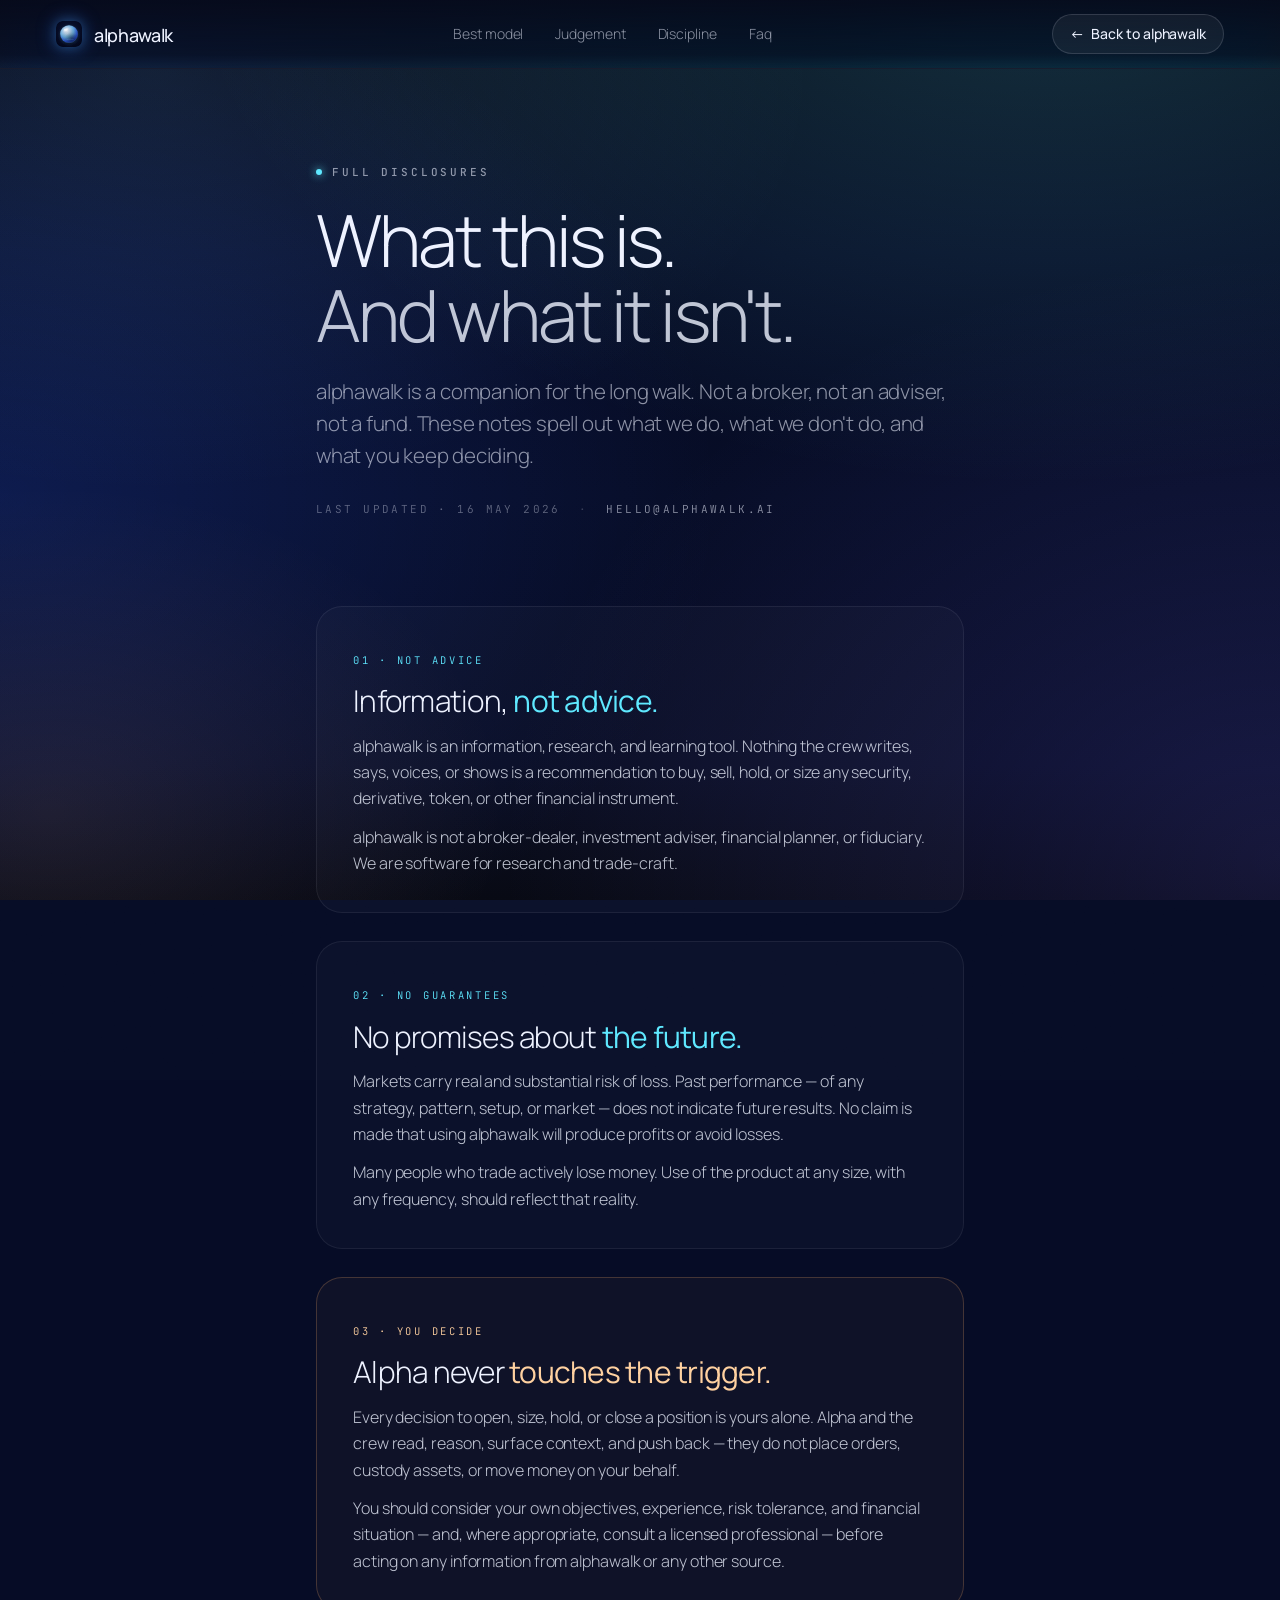
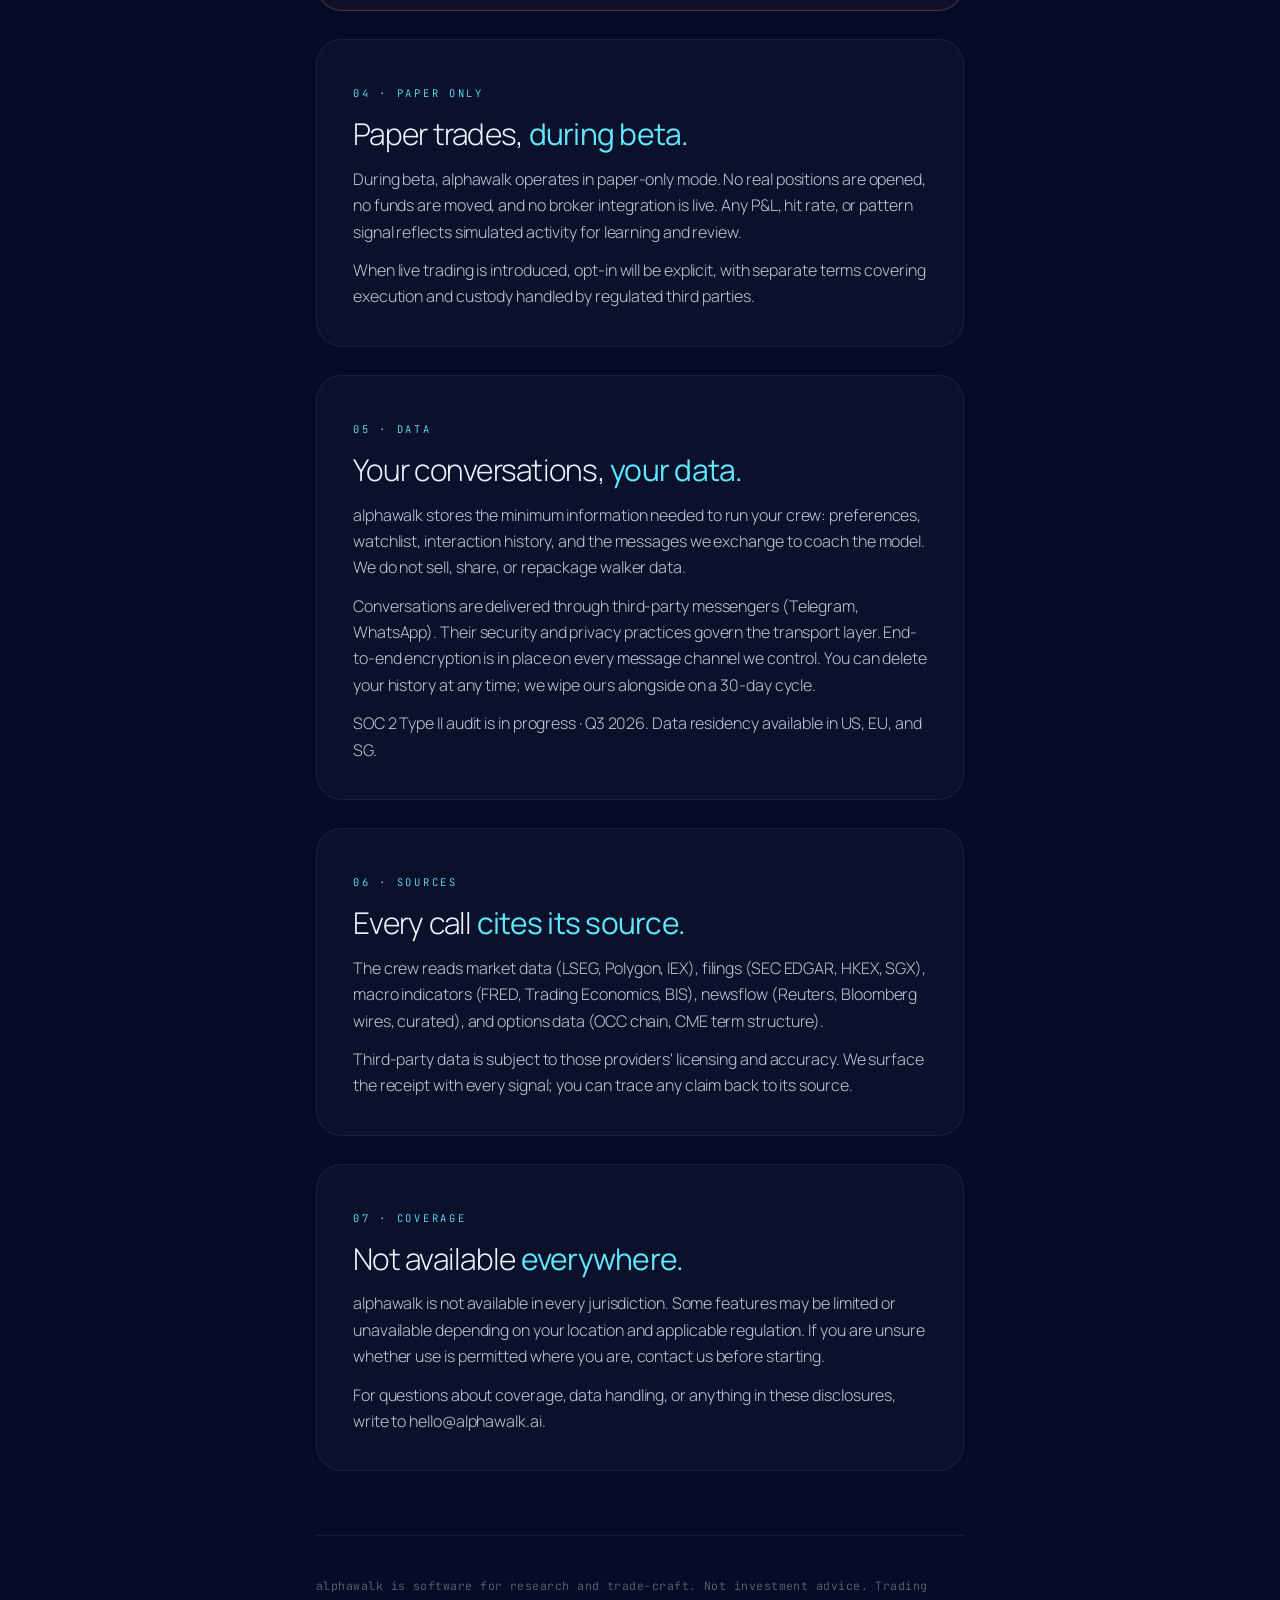
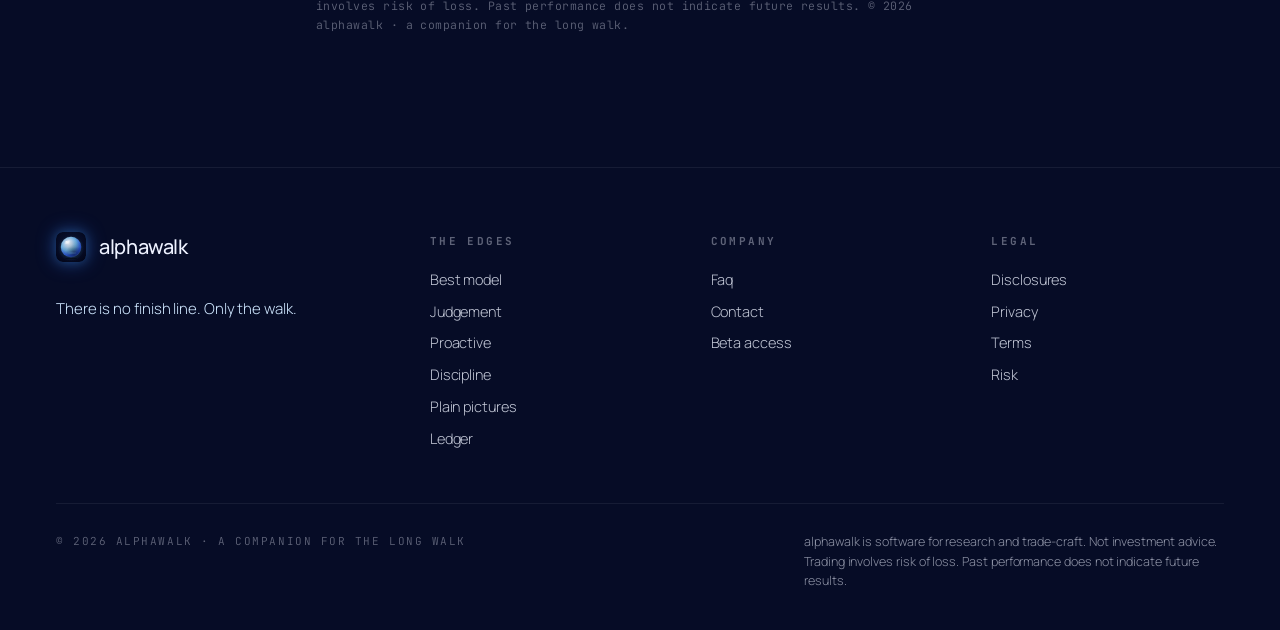
<file: disclosures.html>
<!doctype html>
<html lang="en">
<head>
<meta charset="utf-8" />
<meta name="viewport" content="width=device-width,initial-scale=1,viewport-fit=cover" />
<title>Disclosures · alphawalk</title>
<meta name="description" content="Risk disclosures, data handling, and coverage terms for alphawalk." />
<meta name="theme-color" content="#06091a" />
<link rel="icon" type="image/svg+xml" href="favicon.svg" />
<link rel="apple-touch-icon" href="favicon.svg" />
<link rel="mask-icon" href="favicon.svg" color="#5fe8ff" />
<link rel="preconnect" href="https://fonts.googleapis.com" />
<link rel="preconnect" href="https://fonts.gstatic.com" crossorigin />
<link href="https://fonts.googleapis.com/css2?family=Manrope:wght@200;300;400;500;600&family=JetBrains+Mono:wght@400;500&family=Quicksand:wght@500;600;700&display=swap" rel="stylesheet" />
<!-- shared brand stylesheet · keeps disclosures and landing visually one site -->
<link rel="stylesheet" href="styles.css" />
<style>
/* ============================================================
   disclosures · page-local layout only
   All colors, type, and motion tokens come from styles.css.
   This block handles the long-form column and section rhythm.
   ============================================================ */
.disc-page{
  padding: clamp(96px, 12vw, 160px) 0 clamp(72px, 10vw, 120px);
  position: relative;
}
.disc-shell{
  max-width: 760px;
  margin: 0 auto;
  padding: 0 var(--gut);
}

/* HEADER · eyebrow + h1 + lede · matches landing editorial frame */
.disc-head{
  margin-bottom: clamp(48px, 7vw, 88px);
}
.disc-head .eyebrow{
  display: inline-flex;
  align-items: center;
  gap: 10px;
  font-family: var(--mono);
  font-size: 11px;
  letter-spacing: .26em;
  text-transform: uppercase;
  color: var(--paper-mute);
  margin-bottom: 22px;
}
.disc-head .eyebrow .dot{
  width: 6px;
  height: 6px;
  border-radius: 999px;
  background: var(--rope);
  box-shadow: 0 0 8px var(--rope);
  animation: pulse 2.4s var(--ease-out) infinite;
}
.disc-head h1{
  font-family: var(--sans);
  font-weight: 300;
  font-size: clamp(40px, 6.2vw, 72px);
  letter-spacing: -.04em;
  line-height: 1.04;
  color: var(--paper);
  margin: 0 0 24px;
}
.disc-head h1 em{
  font-style: normal;
  color: var(--paper-soft);
}
.disc-head .lede{
  font-family: var(--sans);
  font-weight: 300;
  font-size: clamp(17px, 1.6vw, 22px);
  line-height: 1.55;
  color: var(--paper-mute);
  max-width: 56ch;
  margin: 0;
}

/* meta strip · last updated · contact */
.disc-meta{
  display: flex;
  flex-wrap: wrap;
  gap: 18px;
  align-items: center;
  margin-top: 28px;
  font-family: var(--mono);
  font-size: 11px;
  letter-spacing: .22em;
  text-transform: uppercase;
  color: var(--paper-faint);
}
.disc-meta .sep{ color: var(--paper-ghost); }
.disc-meta a{
  color: var(--paper-mute);
  text-decoration: none;
  transition: color .25s var(--ease-out);
}
.disc-meta a:hover{ color: var(--rope); }

/* SECTIONS · matches the editorial card rhythm of the landing */
.disc-list{
  display: flex;
  flex-direction: column;
  gap: clamp(20px, 2.4vw, 28px);
}
.disc-section{
  position: relative;
  padding: clamp(24px, 3vw, 36px) clamp(22px, 3vw, 36px);
  border-radius: var(--r-lg);
  background: rgba(238,242,255,.025);
  border: 1px solid var(--rule);
  transition: border-color .35s var(--ease-out), background .35s var(--ease-out);
}
.disc-section:hover{
  border-color: var(--rule-strong);
  background: rgba(95,232,255,.035);
}
.disc-section .num{
  display: inline-block;
  font-family: var(--mono);
  font-size: 10.5px;
  letter-spacing: .26em;
  text-transform: uppercase;
  color: var(--rope);
  margin-bottom: 14px;
}
.disc-section h2{
  font-family: var(--sans);
  font-weight: 300;
  font-size: clamp(22px, 2.4vw, 30px);
  letter-spacing: -.025em;
  line-height: 1.18;
  color: var(--paper);
  margin: 0 0 14px;
}
.disc-section h2 em{
  font-style: normal;
  color: var(--rope);
  font-weight: 400;
}
.disc-section p{
  font-family: var(--sans);
  font-weight: 300;
  font-size: 16px;
  line-height: 1.65;
  color: var(--paper-soft);
  margin: 0 0 12px;
}
.disc-section p:last-child{ margin-bottom: 0; }
.disc-section p strong{
  color: var(--paper);
  font-weight: 500;
}

/* the autonomy ember beat · "you decide" gets the warm accent */
.disc-section.is-ember{
  background: rgba(255,177,106,.04);
  border-color: rgba(255,177,106,.22);
}
.disc-section.is-ember:hover{
  background: rgba(255,177,106,.06);
  border-color: rgba(255,177,106,.32);
}
.disc-section.is-ember .num{ color: var(--ember-warm); }
.disc-section.is-ember h2 em{ color: var(--ember-warm); }

/* fine-print signature line · matches footer tone */
.disc-tail{
  margin-top: clamp(40px, 5vw, 64px);
  padding-top: clamp(28px, 3.5vw, 40px);
  border-top: 1px solid var(--rule);
  font-family: var(--mono);
  font-size: 11.5px;
  letter-spacing: .04em;
  line-height: 1.7;
  color: var(--paper-faint);
}
.disc-tail a{ color: var(--paper-mute); }
.disc-tail a:hover{ color: var(--rope); }

/* MOBILE · keep the back link visible (inherited nav-cta hides at <880px) */
@media (max-width: 880px){
  .nav-cta.is-disc-back{ display: inline-flex !important; }
  .nav-cta.is-disc-back .arrow-text{ display: none; }
}
@media (max-width: 600px){
  .disc-page{ padding-top: clamp(64px, 14vw, 96px); }
  .disc-head{ margin-bottom: 40px; }
  .disc-head h1{ font-size: clamp(34px, 9vw, 48px); }
  .disc-head .lede{ font-size: 16.5px; }
  .disc-section{ padding: 22px 20px; }
  .disc-section h2{ font-size: 22px; }
  .disc-section p{ font-size: 15px; line-height: 1.65; }
  .disc-meta{ font-size: 10.5px; letter-spacing: .2em; gap: 12px; }
  .disc-meta .sep{ display: none; }
}
@media (max-width: 380px){
  .nav-cta.is-disc-back{ padding: 8px 12px; font-size: 11px; }
}
</style>
</head>
<body>

<!-- ============================================================
     NAV · simplified · keeps the brand mark and a way home
     ============================================================ -->
<nav class="nav is-past-hero" id="nav" aria-label="Top">
  <a href="index.html" class="wordmark" aria-label="alphawalk home">
    <span class="mark" aria-hidden="true">
      <img src="favicon.svg" alt="" width="32" height="32" decoding="async" />
    </span>
    <span class="wordmark-text">alphawalk</span>
  </a>
  <div class="nav-links" aria-label="Primary">
    <a href="index.html#router">Best model</a>
    <a href="index.html#judge">Judgement</a>
    <a href="index.html#discipline">Discipline</a>
    <a href="index.html#faq">Faq</a>
  </div>
  <a href="index.html" class="nav-cta is-disc-back" aria-label="Back to alphawalk home">
    <span class="arrow">←</span>
    <span class="arrow-text">Back to alphawalk</span>
  </a>
</nav>

<main class="disc-page" id="top">
  <div class="disc-shell">

    <!-- HEADER -->
    <header class="disc-head">
      <span class="eyebrow"><span class="dot"></span>Full disclosures</span>
      <h1>What this is.<br/><em>And what it isn't.</em></h1>
      <p class="lede">
        alphawalk is a companion for the long walk. Not a broker, not an adviser, not a fund. These notes spell out what we do, what we don't do, and what you keep deciding.
      </p>
      <div class="disc-meta">
        <span>Last updated · 16 may 2026</span>
        <span class="sep">·</span>
        <a href="mailto:hello@alphawalk.ai">hello@alphawalk.ai</a>
      </div>
    </header>

    <!-- BODY · seven quiet sections -->
    <div class="disc-list">

      <section class="disc-section">
        <span class="num">01 · not advice</span>
        <h2>Information, <em>not advice.</em></h2>
        <p>alphawalk is an information, research, and learning tool. Nothing the crew writes, says, voices, or shows is a recommendation to buy, sell, hold, or size any security, derivative, token, or other financial instrument.</p>
        <p>alphawalk is not a broker-dealer, investment adviser, financial planner, or fiduciary. We are software for research and trade-craft.</p>
      </section>

      <section class="disc-section">
        <span class="num">02 · no guarantees</span>
        <h2>No promises about <em>the future.</em></h2>
        <p>Markets carry real and substantial risk of loss. Past performance — of any strategy, pattern, setup, or market — does not indicate future results. No claim is made that using alphawalk will produce profits or avoid losses.</p>
        <p>Many people who trade actively lose money. Use of the product at any size, with any frequency, should reflect that reality.</p>
      </section>

      <section class="disc-section is-ember">
        <span class="num">03 · you decide</span>
        <h2>Alpha never <em>touches the trigger.</em></h2>
        <p>Every decision to open, size, hold, or close a position is yours alone. Alpha and the crew read, reason, surface context, and push back — they do not place orders, custody assets, or move money on your behalf.</p>
        <p>You should consider your own objectives, experience, risk tolerance, and financial situation — and, where appropriate, consult a licensed professional — before acting on any information from alphawalk or any other source.</p>
      </section>

      <section class="disc-section">
        <span class="num">04 · paper only</span>
        <h2>Paper trades, <em>during beta.</em></h2>
        <p>During beta, alphawalk operates in paper-only mode. No real positions are opened, no funds are moved, and no broker integration is live. Any P&amp;L, hit rate, or pattern signal reflects simulated activity for learning and review.</p>
        <p>When live trading is introduced, opt-in will be explicit, with separate terms covering execution and custody handled by regulated third parties.</p>
      </section>

      <section class="disc-section">
        <span class="num">05 · data</span>
        <h2>Your conversations, <em>your data.</em></h2>
        <p>alphawalk stores the minimum information needed to run your crew: preferences, watchlist, interaction history, and the messages we exchange to coach the model. We do not sell, share, or repackage walker data.</p>
        <p>Conversations are delivered through third-party messengers (Telegram, WhatsApp). Their security and privacy practices govern the transport layer. End-to-end encryption is in place on every message channel we control. You can delete your history at any time; we wipe ours alongside on a 30-day cycle.</p>
        <p>SOC 2 Type II audit is in progress · Q3 2026. Data residency available in US, EU, and SG.</p>
      </section>

      <section class="disc-section">
        <span class="num">06 · sources</span>
        <h2>Every call <em>cites its source.</em></h2>
        <p>The crew reads market data (LSEG, Polygon, IEX), filings (SEC EDGAR, HKEX, SGX), macro indicators (FRED, Trading Economics, BIS), newsflow (Reuters, Bloomberg wires, curated), and options data (OCC chain, CME term structure).</p>
        <p>Third-party data is subject to those providers' licensing and accuracy. We surface the receipt with every signal; you can trace any claim back to its source.</p>
      </section>

      <section class="disc-section">
        <span class="num">07 · coverage</span>
        <h2>Not available <em>everywhere.</em></h2>
        <p>alphawalk is not available in every jurisdiction. Some features may be limited or unavailable depending on your location and applicable regulation. If you are unsure whether use is permitted where you are, contact us before starting.</p>
        <p>For questions about coverage, data handling, or anything in these disclosures, write to <a href="mailto:hello@alphawalk.ai">hello@alphawalk.ai</a>.</p>
      </section>

    </div>

    <!-- TAIL · the boilerplate, kept quiet -->
    <p class="disc-tail">
      alphawalk is software for research and trade-craft. Not investment advice. Trading involves risk of loss. Past performance does not indicate future results. © 2026 alphawalk · a companion for the long walk.
    </p>

  </div>
</main>

<!-- ============================================================
     FOOTER · matches landing page footer system
     ============================================================ -->
<footer class="foot">
  <div class="foot-grid">
    <div class="foot-brand">
      <a href="index.html" class="wordmark">
        <span class="mark" aria-hidden="true">
          <img src="favicon.svg" alt="" width="32" height="32" decoding="async" />
        </span>
        <span class="wordmark-text">alphawalk</span>
      </a>
      <p class="italic">There is no finish line. Only the walk.</p>
    </div>
    <div class="foot-col">
      <h4>The edges</h4>
      <a href="index.html#router">Best model</a>
      <a href="index.html#judge">Judgement</a>
      <a href="index.html#proactive">Proactive</a>
      <a href="index.html#discipline">Discipline</a>
      <a href="index.html#translate">Plain pictures</a>
      <a href="index.html#ledger">Ledger</a>
    </div>
    <div class="foot-col">
      <h4>Company</h4>
      <a href="index.html#faq">Faq</a>
      <a href="mailto:hello@alphawalk.ai">Contact</a>
      <a href="index.html#cta">Beta access</a>
    </div>
    <div class="foot-col">
      <h4>Legal</h4>
      <a href="disclosures.html">Disclosures</a>
      <a href="#">Privacy</a>
      <a href="#">Terms</a>
      <a href="#">Risk</a>
    </div>
  </div>
  <div class="foot-bottom">
    <span>© 2026 alphawalk · a companion for the long walk</span>
    <p class="disclaimer">
      alphawalk is software for research and trade-craft. Not investment advice. Trading involves risk of loss. Past performance does not indicate future results.
    </p>
  </div>
</footer>

</body>
</html>
</file>
<file: styles.css>
/* alphawalk · styles.css · extracted from index.html for cacheability */

/* ============================================================
   alphawalk · v15 · editorial frame · quant interior
   The page is a printed broadsheet that is also live tape.
   ============================================================ */

:root{
  /* ---- surfaces · deep ocean midnight, never pure black ---- */
  --ink:        #03061a;     /* deep abyss · page bottom */
  --night:      #060c26;     /* midnight navy · primary surface */
  --night-lift: #0a1334;
  --slate:      #0e1942;
  --slate-lift: #14225a;
  --abyss:      #02040e;     /* darkest pool, behind hero */
  --paper-back: rgba(238,242,255,.035);
  --paper-back-strong: rgba(238,242,255,.07);

  /* ---- hairlines · the editorial gridlines ---- */
  --rule:        rgba(238,242,255,.07);
  --rule-strong: rgba(238,242,255,.14);
  --rule-bright: rgba(238,242,255,.26);

  /* ---- aurora · atmospheric glow palette (ref: deep ocean aurora) ---- */
  --aurora-cyan:    rgba(95, 232, 255, .42);
  --aurora-azure:   rgba(124, 201, 255, .36);
  --aurora-violet:  rgba(120, 110, 255, .28);
  --aurora-indigo:  rgba(43, 93, 255, .32);
  --aurora-ember:   rgba(255, 177, 106, .22);  /* sunset edge, ember beats only */

  /* ---- text ladder ---- */
  --paper:       #eef2ff;
  --paper-soft:  rgba(238,242,255,.80);
  --paper-mute:  rgba(238,242,255,.58);
  --paper-faint: rgba(238,242,255,.38);
  --paper-ghost: rgba(238,242,255,.22);

  /* ---- the walk palette ---- */
  --rope:        #5fe8ff;   /* cyan · the path, the live signal */
  --rope-bright: #9ef3ff;
  --rope-deep:   #2bb6da;
  --rope-soft:   rgba(95,232,255,.18);
  --rope-faint:  rgba(95,232,255,.07);

  --ice:         #cfe7ff;
  --silver:      #e6edfa;
  --soft-blue:   #7cc9ff;
  --deep-blue:   #2b5dff;
  --indigo:      #1e3a8a;

  /* ---- ember · autonomy beat only · use sparingly ---- */
  --ember:       #ffb16a;
  --ember-warm:  #ffd1a0;
  --ember-soft:  rgba(255,177,106,.18);
  --ember-faint: rgba(255,177,106,.07);

  /* ---- luminous shadows ---- */
  --glow-rope:   0 0 32px rgba(95,232,255,.45), 0 0 80px rgba(95,232,255,.18);
  --glow-rope-soft: 0 0 18px rgba(95,232,255,.28);
  --glow-ember:  0 0 28px rgba(255,177,106,.40), 0 0 60px rgba(255,177,106,.14);

  /* ---- type ---- */
  --sans:    'Manrope', system-ui, -apple-system, Helvetica, Arial, sans-serif;
  --serif:   'Fraunces', Georgia, 'Times New Roman', serif;
  --mono:    'JetBrains Mono', ui-monospace, Menlo, Consolas, monospace;

  /* ---- layout ---- */
  --maxw: 1240px;
  --gut:  clamp(20px, 4.5vw, 56px);
  --section-pad: clamp(96px, 13vw, 180px);

  /* ---- radii · everything rounded ---- */
  --r-xs: 8px;
  --r-sm: 12px;
  --r-md: 18px;
  --r-lg: 26px;
  --r-xl: 36px;

  /* ---- easings ---- */
  --ease-out:      cubic-bezier(.16, 1, .3, 1);
  --ease-out-expo: cubic-bezier(.19, 1, .22, 1);
  --ease-out-quart: cubic-bezier(.25, 1, .5, 1);
}

*,*::before,*::after{ box-sizing: border-box; }
html, body{ margin:0; padding:0; }
html{
  scroll-behavior: smooth;
  -webkit-font-smoothing: antialiased;
  text-rendering: optimizeLegibility;
}
body{
  font-family: var(--sans);
  background: var(--night);
  color: var(--paper);
  font-weight: 300;
  font-size: 17.5px;
  line-height: 1.65;
  letter-spacing: -.005em;
  overflow-x: hidden;
  -webkit-tap-highlight-color: transparent;
}

/* deep-ocean aurora backdrop · layered atmosphere · committed midnight */
body::before{
  content:'';
  position: fixed; inset: 0;
  background:
    /* top-right cyan aurora bloom */
    radial-gradient(1400px 900px at 82% -8%,  rgba(95,232,255,.20), transparent 62%),
    /* upper-left azure wash */
    radial-gradient(1100px 700px at 12% 8%,   rgba(124,201,255,.12), transparent 60%),
    /* mid-left indigo undertow */
    radial-gradient(1200px 900px at 0% 55%,   rgba(43,93,255,.18),   transparent 60%),
    /* deep-violet floor */
    radial-gradient(1300px 1000px at 100% 95%, rgba(120,110,255,.16), transparent 60%),
    /* sunset ember kiss · left horizon · sparse */
    radial-gradient(700px 500px at 4% 90%,    rgba(255,177,106,.10), transparent 65%),
    /* committed deep-ocean vertical wash */
    linear-gradient(180deg, var(--abyss) 0%, #050a22 28%, var(--night) 55%, #050920 85%, var(--abyss) 100%);
  pointer-events: none;
  z-index: -3;
}

/* ambient grain · global film texture · breathes life into the void */
body::after{
  content:'';
  position: fixed; inset: -20%;
  background-image: url("data:image/svg+xml;utf8,<svg xmlns='http://www.w3.org/2000/svg' viewBox='0 0 240 240'><filter id='n'><feTurbulence type='fractalNoise' baseFrequency='.92' numOctaves='2' stitchTiles='stitch' seed='7'/><feColorMatrix values='0 0 0 0 1  0 0 0 0 1  0 0 0 0 1  0 0 0 .42 0'/></filter><rect width='240' height='240' filter='url(%23n)' opacity='.55'/></svg>");
  background-size: 240px 240px;
  pointer-events: none;
  z-index: -1;
  opacity: .10;
  mix-blend-mode: overlay;
  animation: grainShift 8s steps(8) infinite;
}

/* editorial gridlines layer · 72px broadsheet · masked to center */
.gridlines{
  position: fixed; inset: 0;
  background-image:
    linear-gradient(rgba(238,242,255,.020) 1px, transparent 1px),
    linear-gradient(90deg, rgba(238,242,255,.020) 1px, transparent 1px);
  background-size: 72px 72px;
  pointer-events: none;
  z-index: -2;
  mask-image: radial-gradient(ellipse at 50% 30%, black 25%, transparent 88%);
  -webkit-mask-image: radial-gradient(ellipse at 50% 30%, black 25%, transparent 88%);
}

@keyframes grainShift{
  0%   { transform: translate(0, 0); }
  20%  { transform: translate(-3%, 2%); }
  40%  { transform: translate(2%, -3%); }
  60%  { transform: translate(-2%, -2%); }
  80%  { transform: translate(3%, 2%); }
  100% { transform: translate(0, 0); }
}
@media (prefers-reduced-motion: reduce){
  body::after{ animation: none; }
}

a{ color: inherit; text-decoration: none; }
button{ font: inherit; color: inherit; background: none; border: 0; cursor: pointer; padding: 0; }
img, svg{ display: block; max-width: 100%; }

::selection{ background: rgba(95,232,255,.32); color: var(--paper); }

/* ============================================================
   CUSTOM CURSOR · cyan ring · soft trailing lerp · scale states
   Native cursor is hidden on pointer-fine devices; on touch and
   reduced-motion environments the OS cursor is restored.
   ============================================================ */
@media (pointer: fine){
  html.has-custom-cursor,
  html.has-custom-cursor *,
  html.has-custom-cursor *::before,
  html.has-custom-cursor *::after{ cursor: none !important; }
}
/* cursor-ring stripped · was the heaviest cursor element (mix-blend-mode +
   width/height/margin transitions on hover). The dot + glow remain. */
.cursor-dot{
  position: fixed;
  top: 0; left: 0;
  width: 4px; height: 4px;
  margin: -2px 0 0 -2px;
  border-radius: 999px;
  background: rgba(238,242,255,.92);
  box-shadow: 0 0 8px rgba(95,232,255,.7);
  pointer-events: none;
  z-index: 9999;
  opacity: 0;
  transform: translate3d(-100px, -100px, 0);
  transition: opacity .25s var(--ease-out);
}
.cursor-dot.is-visible{ opacity: 1; }

/* ------------------------------------------------------------
   CURSOR GLOW · soft cyan halo that follows the pointer sitewide.
   Sits behind the ring + dot, screen-blended so it brightens dark
   sections (hero, ledger) and falls away gracefully on paper.
   No trail — tracks raw pointer for an instant spotlight feel.
   ------------------------------------------------------------ */
.cursor-glow{
  position: fixed;
  top: 0; left: 0;
  width: 380px; height: 380px;          /* slightly tighter — less area to composite */
  margin: -190px 0 0 -190px;
  border-radius: 50%;
  pointer-events: none;
  z-index: 9997;
  opacity: 0;
  /* Softer multi-stop gradient gives the same diffuse halo without needing
     filter: blur() — which was forcing a full GPU re-rasterization on every
     pointer move + on every hover state change. */
  background:
    radial-gradient(closest-side,
      rgba(159,243,255,.22) 0%,
      rgba(95,232,255,.14)  18%,
      rgba(95,232,255,.08)  36%,
      rgba(95,232,255,.04)  56%,
      rgba(95,232,255,.015) 74%,
      rgba(95,232,255,0)    100%);
  /* mix-blend-mode: screen + filter: blur() together were the dominant cost.
     We keep screen blending (it's what makes the halo "lift" dark sections)
     but drop the blur. Single pass, fully compositor-driven. */
  mix-blend-mode: screen;
  --gs: 1;
  transform: translate3d(-300px,-300px,0) scale(var(--gs));
  transition: opacity .45s var(--ease-out);
  will-change: transform, opacity;
}
.cursor-glow.is-visible{ opacity: 1; }
/* Hover intensification via scale (compositor-only) instead of changing the
   filter blur radius (which forces a re-rasterization). */
.cursor-glow.is-on-link{ opacity: 1; --gs: 1.12; }

@media (prefers-reduced-motion: reduce){
  .cursor-dot, .cursor-glow{ display: none; }
}

.shell{ max-width: var(--maxw); margin: 0 auto; padding: 0 var(--gut); }

/* ============================================================
   TYPE LADDER · editorial first
   ============================================================ */

.h-display{
  font-family: var(--sans);
  font-weight: 200;
  font-size: clamp(56px, 9vw, 132px);
  line-height: 1.02;
  letter-spacing: -.045em;
  margin: 0;
}
.h1{
  font-family: var(--sans);
  font-weight: 200;
  font-size: clamp(46px, 6.4vw, 96px);
  line-height: 1.04;
  letter-spacing: -.04em;
  margin: 0;
}
.h2{
  font-family: var(--sans);
  font-weight: 200;
  font-size: clamp(40px, 5.6vw, 84px);
  line-height: 1.04;
  letter-spacing: -.038em;
  margin: 0;
}
.h3{
  font-family: var(--sans);
  font-weight: 400;
  font-size: clamp(22px, 2.1vw, 32px);
  line-height: 1.2;
  letter-spacing: -.02em;
  margin: 0;
}
.h4{
  font-family: var(--sans);
  font-weight: 500;
  font-size: 17px;
  letter-spacing: -.01em;
  margin: 0;
}

/* em emphasis · brighter ice color · same weight as parent · no italic, no underline */
.h1 em, .h2 em, .h-display em{
  font-style: normal;
  font-family: inherit;
  font-weight: inherit;
  color: var(--ice);
}
/* GLOBAL · no italic anywhere on the page — covers every nested context */
em, i, cite, address, dfn,
.h1 em, .h2 em, .h-display em,
.dial-closer-line em,
.crew-h3 em,
.calm-line em,
[style*="italic"]{
  font-style: normal !important;
}


/* mono eyebrow · the signpost · pulsing rope dot */
.eyebrow{
  display: inline-flex;
  align-items: center;
  gap: 10px;
  font-family: var(--mono);
  font-size: 11.5px;
  font-weight: 500;
  letter-spacing: .22em;
  text-transform: uppercase;
  color: var(--paper-mute);
}
.eyebrow .dot{
  width: 6px; height: 6px;
  border-radius: 999px;
  background: var(--rope);
  box-shadow: 0 0 10px rgba(95,232,255,.7);
  animation: pulse 2.6s var(--ease-out) infinite;
}
.eyebrow .num{ color: var(--paper-faint); font-weight: 400; }
.eyebrow.is-ember .dot{
  background: var(--ember);
  box-shadow: 0 0 10px rgba(255,177,106,.7);
}

@keyframes pulse{
  0%, 100%{ opacity:.85; transform: scale(1); }
  50%{ opacity: 1; transform: scale(1.25); }
}

.lede{
  font-family: var(--sans);
  font-weight: 300;
  font-size: clamp(18px, 1.45vw, 22px);
  line-height: 1.55;
  color: var(--paper-soft);
  max-width: 62ch;
  margin: 0;
  letter-spacing: -.01em;
}

.body{
  font-family: var(--sans);
  font-weight: 300;
  font-size: 17.5px;
  line-height: 1.65;
  color: var(--paper-soft);
  max-width: 60ch;
  margin: 0;
}

.mono-label{
  font-family: var(--mono);
  font-size: 11.5px;
  font-weight: 500;
  letter-spacing: .22em;
  text-transform: uppercase;
  color: var(--paper-faint);
}

/* ============================================================
   BUTTONS · rounded, never square
   ============================================================ */
.btn{
  display: inline-flex;
  align-items: center;
  gap: 10px;
  height: 50px;
  padding: 0 22px;
  border-radius: 999px;
  font-family: var(--sans);
  font-weight: 500;
  font-size: 14.5px;
  letter-spacing: -.005em;
  transition: transform .35s var(--ease-out), background .35s var(--ease-out), box-shadow .35s var(--ease-out), color .35s var(--ease-out);
  position: relative;
  white-space: nowrap;
}
.btn .arrow{
  display: inline-flex;
  transition: transform .4s var(--ease-out-expo);
}
.btn:hover .arrow{ transform: translateX(4px); }

.btn-primary{
  background: linear-gradient(180deg, #f6fbff, #cfe7ff 50%, #9ad6ff);
  color: #06091a;
  box-shadow:
    0 0 0 1px rgba(95,232,255,.4) inset,
    0 18px 40px -16px rgba(95,232,255,.55),
    0 0 30px rgba(95,232,255,.20);
}
.btn-primary:hover{
  transform: translateY(-1.5px);
  box-shadow:
    0 0 0 1px rgba(95,232,255,.5) inset,
    0 22px 48px -16px rgba(95,232,255,.7),
    0 0 40px rgba(95,232,255,.30);
}

.btn-ghost{
  background: transparent;
  color: var(--paper);
  box-shadow: inset 0 0 0 1px var(--rule-strong);
}
.btn-ghost:hover{
  box-shadow: inset 0 0 0 1px var(--rule-bright);
  background: var(--paper-back);
}

/* ============================================================
   NAV
   ============================================================ */
.nav{
  position: fixed;
  top: 0; left: 0; right: 0;
  z-index: 80;
  padding: 14px var(--gut);
  display: flex;
  align-items: center;
  justify-content: space-between;
  border-bottom: 1px solid transparent;
  /* hidden until past hero */
  transform: translateY(-110%);
  opacity: 0;
  pointer-events: none;
  transition:
    transform .65s var(--ease-out-expo),
    opacity .65s var(--ease-out-expo),
    background .5s var(--ease-out),
    backdrop-filter .5s var(--ease-out),
    border-color .5s var(--ease-out);
}
.nav.is-past-hero{
  transform: translateY(0);
  opacity: 1;
  pointer-events: auto;
  background: linear-gradient(180deg, rgba(6,9,26,.88) 0%, rgba(6,9,26,.55) 80%, rgba(6,9,26,0) 100%);
  backdrop-filter: saturate(160%) blur(20px);
  -webkit-backdrop-filter: saturate(160%) blur(20px);
  border-bottom-color: var(--rule);
}
/* ============================================================
   WORDMARK · bespoke split-weight logotype · v18
   The mark is a single rotating orb (cyan/ice). The word is a
   custom Manrope lockup, not a stock font choice.

   Design rationale:
   - Split-weight: "alpha" 600 (the AI edge · confident, precise)
     + "walk" 400 (the companion register · quiet, beside you).
     The weight contrast IS the brand story — sharp meets soft.
   - Manrope (humanist geometric) replaces Quicksand. Quicksand's
     rounded children's-book terminals fight financial credibility;
     Manrope's tighter apertures + flatter terminals read as
     premium SaaS / fintech-considered (Stripe / Notion register).
   - Lowercase · keeps the editorial calm of the broadsheet.
   - Optical tracking · -0.018em pulls letters into a single mark
     instead of a typed word; tiny letter-spacing reset between
     syllables prevents collision at the alpha/walk seam.
   - OpenType "ss03" + "cv11" engage Manrope's stylistic 'a' and
     straight-leg 'l' — small details a stock load misses.
   ============================================================ */
.wordmark{
  display: inline-flex;
  align-items: center;
  gap: 12px;
  font-family: 'Manrope', system-ui, -apple-system, 'Segoe UI', sans-serif;
  font-weight: 500;
  font-size: 18px;
  letter-spacing: -0.018em;
  text-transform: lowercase;
  color: var(--paper);
  line-height: 1;
  text-decoration: none;
  transition: color .3s var(--ease-out);
}
.wordmark:hover{ color: var(--paper); }
.wordmark .wordmark-text{
  position: relative;
  padding-top: 1px; /* optical centre vs the orb */
  display: inline-flex;
  align-items: baseline;
  font-feature-settings: "ss03" on, "cv11" on, "calt" on, "kern" on;
  font-variant-ligatures: common-ligatures contextual;
}
/* "alpha" — the AI edge · denser weight, full paper */
.wordmark .wm-alpha{
  font-weight: 600;
  color: var(--paper);
}
/* "walk" — the companion · lighter weight, slightly recessed colour */
.wordmark .wm-walk{
  font-weight: 400;
  color: var(--paper);
  opacity: .82;
  margin-left: .03em; /* hairline optical breath at the syllable seam */
  transition: opacity .3s var(--ease-out);
}
.wordmark:hover .wm-walk{ opacity: 1; }
/* a11y · the broken span is visual only · screen readers get the whole word */
.wordmark-sr{
  position: absolute;
  width: 1px; height: 1px;
  padding: 0; margin: -1px;
  overflow: hidden;
  clip: rect(0,0,0,0);
  white-space: nowrap;
  border: 0;
}
.wordmark .mark{
  position: relative;
  width: 26px; height: 26px;
  flex-shrink: 0;
  display: inline-flex;
  align-items: center;
  justify-content: center;
  transition: transform .55s var(--ease-out-expo), filter .35s var(--ease-out);
  filter:
    drop-shadow(0 0 10px rgba(43,93,255,.38))
    drop-shadow(0 0 5px rgba(95,232,255,.24));
}
.wordmark .mark img{
  width: 100%;
  height: 100%;
  display: block;
  border-radius: 7px;
  /* calm, slow rotation — the mark is a fluid sphere, never frantic */
  animation: orbDrift 22s linear infinite;
  will-change: transform;
}
.wordmark:hover .mark{
  transform: translateY(-1px);
  filter:
    drop-shadow(0 0 16px rgba(95,232,255,.42))
    drop-shadow(0 0 7px rgba(43,93,255,.5));
}
.wordmark:hover .mark img{
  animation-duration: 8s;
}
/* footer size · slightly larger so brand reads at page bottom · inherits split weight */
.foot-brand .wordmark{ font-size: 20px; gap: 13px; letter-spacing: -0.018em; }
.foot-brand .wordmark .mark{ width: 30px; height: 30px; }

/* HERO WORDMARK · the giant alphawalk · same split-weight Manrope DNA
   The particle field samples this rendering, so the canvas matches
   the nav lockup as a single brand voice. */
.hero-wordmark{
  font-family: 'Manrope', system-ui, -apple-system, sans-serif;
  font-weight: 500;
  letter-spacing: -0.022em;
}

@keyframes orbDrift{
  0%   { transform: rotate(0deg); }
  100% { transform: rotate(360deg); }
}
@media (prefers-reduced-motion: reduce){
  .wordmark .mark img{ animation: none; }
}
.nav-links{
  display: flex;
  align-items: center;
  gap: 32px;
  font-size: 14px;
  color: var(--paper-mute);
}
.nav-links a{
  position: relative;
  transition: color .3s var(--ease-out);
}
.nav-links a:hover{ color: var(--paper); }
.nav-links a::after{
  content:'';
  position: absolute;
  left: 0; bottom: -6px;
  width: 0; height: 1px;
  background: var(--rope);
  transition: width .35s var(--ease-out);
}
.nav-links a:hover::after{ width: 100%; }
.nav-cta{
  height: 40px;
  padding: 0 18px;
  border-radius: 999px;
  display: inline-flex;
  align-items: center;
  gap: 8px;
  font-size: 14px;
  font-weight: 500;
  background: rgba(238,242,255,.05);
  box-shadow: inset 0 0 0 1px var(--rule-strong);
  color: var(--paper);
  transition: background .3s var(--ease-out), box-shadow .3s var(--ease-out);
}
.nav-cta:hover{
  background: var(--rope-soft);
  box-shadow: inset 0 0 0 1px rgba(95,232,255,.45);
}
.nav-toggle{
  display: none;
  width: 40px; height: 40px;
  border-radius: 999px;
  background: rgba(238,242,255,.05);
  box-shadow: inset 0 0 0 1px var(--rule-strong);
  position: relative;
}
.nav-toggle::before, .nav-toggle::after{
  content:'';
  position: absolute;
  left: 13px; right: 13px;
  height: 1.2px;
  background: var(--paper-soft);
  transition: transform .3s var(--ease-out);
}
.nav-toggle::before{ top: 16px; }
.nav-toggle::after{  bottom: 16px; }

@media (max-width: 880px){
  .nav-links{ display: none; }
  .nav-cta{ display: none; }
  .nav-toggle{ display: block; }
}

/* ============================================================
   HERO · the page-fill statement
   star, wordmark, tagline · slow ~3.5s reveal
   ============================================================ */
.hero{
  position: relative;
  min-height: 100vh;
  min-height: 100svh;
  padding: clamp(110px, 13vh, 160px) var(--gut) clamp(140px, 17vh, 200px);
  overflow: hidden;
  display: flex;
  flex-direction: column;
  align-items: center;
  justify-content: center;
  text-align: center;
}

/* ambient · single-stroke path drawn across the void */
.hero-bg{
  position: absolute;
  inset: 0;
  pointer-events: none;
  z-index: 0;
}
.hero-bg svg{ width: 100%; height: 100%; }
.hero-bg #walkLine{
  stroke-dasharray: 3800;
  stroke-dashoffset: 3800;
  opacity: 0;
}
.hero.is-loaded .hero-bg #walkLine{
  animation: drawPath 4s cubic-bezier(.19,1,.22,1) .15s forwards;
}
@keyframes drawPath{
  0%   { stroke-dashoffset: 3800; opacity: 0; }
  20%  { opacity: 1; }
  100% { stroke-dashoffset: 0; opacity: 1; }
}

/* corner anchors · numbered like a printed page */
.hero-corner{
  position: absolute;
  z-index: 4;
  font-family: var(--mono);
  font-size: 10.5px;
  letter-spacing: .26em;
  text-transform: uppercase;
  color: var(--paper-faint);
  display: inline-flex;
  align-items: center;
  gap: 8px;
  opacity: 0;
  transition: opacity 1.4s var(--ease-out-expo);
}
.hero.is-loaded .hero-corner{ opacity: 1; transition-delay: 3.2s; }
.hero-corner.tl{ top: clamp(96px, 11vh, 130px); left: var(--gut); }
.hero-corner.tr{ top: clamp(96px, 11vh, 130px); right: var(--gut); }
.hero-corner .lp{
  width: 5px; height: 5px;
  border-radius: 999px;
  background: var(--rope);
  box-shadow: 0 0 6px rgba(95,232,255,.8);
}

/* AURORA · the deep-ocean wave behind the orb · drifts slowly */
.hero-aurora{
  position: absolute;
  inset: -10% -5% -5% -5%;
  pointer-events: none;
  z-index: 0;
  opacity: 0;
  transition: opacity 2.4s var(--ease-out-expo);
}
.hero.is-loaded .hero-aurora{ opacity: 1; transition-delay: .2s; }
.hero-aurora svg{
  width: 100%; height: 100%;
  filter: blur(.5px);
}
.hero-aurora .aur-band{
  transform-origin: 50% 60%;
  animation: aurDrift 22s ease-in-out infinite;
}
.hero-aurora .aur-band-2{ animation: aurDrift2 28s ease-in-out infinite; }
.hero-aurora .aur-band-3{ animation: aurDrift3 34s ease-in-out infinite; }
@keyframes aurDrift{
  0%, 100% { transform: translate3d(0,0,0) scale(1); opacity:.85; }
  50%      { transform: translate3d(-1.5%, -1%, 0) scale(1.03); opacity:1; }
}
@keyframes aurDrift2{
  0%, 100% { transform: translate3d(0,0,0) scale(1); opacity:.7; }
  50%      { transform: translate3d(2%, .5%, 0) scale(1.04); opacity:.95; }
}
@keyframes aurDrift3{
  0%, 100% { transform: translate3d(0,0,0) scale(1); opacity:.55; }
  50%      { transform: translate3d(-.8%, -1.4%, 0) scale(1.05); opacity:.8; }
}
@media (prefers-reduced-motion: reduce){
  .hero-aurora .aur-band, .hero-aurora .aur-band-2, .hero-aurora .aur-band-3{ animation: none; }
}

/* HERO GRAIN · heavier film texture inside the hero · layered over aurora */
.hero-grain{
  position: absolute;
  inset: 0;
  pointer-events: none;
  z-index: 2;
  opacity: .14;
  mix-blend-mode: overlay;
  background-image: url("data:image/svg+xml;utf8,<svg xmlns='http://www.w3.org/2000/svg' viewBox='0 0 320 320'><filter id='n'><feTurbulence type='fractalNoise' baseFrequency='.85' numOctaves='3' stitchTiles='stitch' seed='13'/><feColorMatrix values='0 0 0 0 1  0 0 0 0 1  0 0 0 0 1  0 0 0 .55 0'/></filter><rect width='320' height='320' filter='url(%23n)'/></svg>");
  background-size: 320px 320px;
  animation: grainShift 6s steps(10) infinite;
}
@media (prefers-reduced-motion: reduce){
  .hero-grain{ animation: none; }
}

/* vignette · settles the eye on the centerpiece */
.hero::after{
  content:'';
  position: absolute;
  inset: 0;
  background: radial-gradient(85% 60% at 50% 56%, transparent 45%, rgba(2,4,14,.62) 100%);
  pointer-events: none;
  z-index: 1;
}

.hero-stage{
  position: relative;
  z-index: 3;
  max-width: 1560px;
  width: 100%;
  display: flex;
  flex-direction: column;
  align-items: center;
  gap: clamp(20px, 2.4vw, 30px);
}
/* luminous halo behind the wordmark · breathes slowly · gives the
   "page-fill statement" a center of gravity */
.hero-stage::before{
  content: '';
  position: absolute;
  top: 38%;
  left: 50%;
  width: min(86vw, 1180px);
  height: clamp(320px, 38vw, 560px);
  transform: translate(-50%, -50%);
  /* Warm-left ↔ cool-right halo — mirrors the new aurora color pair.
     The wordmark now sits inside the seam where ember meets azure. */
  background:
    radial-gradient(60% 56% at 28% 56%,
      rgba(255,177,106,.18) 0%,
      rgba(255,177,106,.08) 35%,
      rgba(255,177,106,0) 70%),
    radial-gradient(60% 56% at 74% 50%,
      rgba(95,232,255,.20) 0%,
      rgba(124,201,255,.10) 35%,
      rgba(43,93,255,.04) 65%,
      rgba(2,4,14,0) 100%);
  filter: blur(30px);
  pointer-events: none;
  z-index: -1;
  opacity: 0;
  transition: opacity 2.8s var(--ease-out-expo);
  animation: heroHalo 11s ease-in-out infinite;
}
.hero.is-loaded .hero-stage::before{
  opacity: 1;
  transition-delay: 1.2s;
}
@keyframes heroHalo{
  0%, 100% { transform: translate(-50%, -50%) scale(1); opacity: .9; }
  50%      { transform: translate(-50%, -50%) scale(1.06); opacity: 1; }
}
@media (prefers-reduced-motion: reduce){
  .hero-stage::before{ animation: none; }
}

/* kicker · live status pill */
.hero-kicker{
  display: inline-flex;
  align-items: center;
  gap: 14px;
  padding: 10px 20px;
  border-radius: 999px;
  background:
    linear-gradient(180deg, rgba(95,232,255,.07), rgba(95,232,255,.02)),
    rgba(238,242,255,.04);
  box-shadow:
    inset 0 0 0 1px rgba(95,232,255,.18),
    0 0 28px rgba(95,232,255,.08);
  font-family: var(--mono);
  font-size: 11.5px;
  letter-spacing: .28em;
  text-transform: uppercase;
  color: var(--paper-soft);
  opacity: 0;
  transform: translateY(8px);
  transition: opacity 1.2s var(--ease-out-expo), transform 1.2s var(--ease-out-expo);
  backdrop-filter: blur(14px);
  -webkit-backdrop-filter: blur(14px);
}
.hero.is-loaded .hero-kicker{ opacity: 1; transform: none; transition-delay: .55s; }
.hero-kicker .lp{
  width: 7px; height: 7px;
  border-radius: 999px;
  background: var(--rope);
  box-shadow: 0 0 10px rgba(95,232,255,.85);
  position: relative;
}
.hero-kicker .lp::after{
  content:'';
  position: absolute;
  inset: -5px;
  border-radius: 999px;
  border: 1px solid rgba(95,232,255,.4);
  animation: ripple 2.4s var(--ease-out) infinite;
}
@keyframes ripple{
  0%  { transform: scale(.6); opacity: 1; }
  100%{ transform: scale(2.3); opacity: 0; }
}
.hero-kicker .sep{ color: var(--paper-faint); }

/* ============================================================
   DEEP STARFIELD · slow drift behind aurora · spatial depth
   ============================================================ */
.hero-stars{
  position: absolute;
  inset: 0;
  width: 100%;
  height: 100%;
  pointer-events: none;
  z-index: 0;
  opacity: 0;
  transition: opacity 2.6s var(--ease-out-expo);
}
.hero.is-loaded .hero-stars{ opacity: .9; transition-delay: .35s; }
@media (prefers-reduced-motion: reduce){
  .hero-stars{ display: none; }
}

/* ============================================================
   PARALLAX DEPTH ORBS · three soft cyan/violet pools drifting slowly
   no hard edges · sit behind the wordmark for spatial layering
   ============================================================ */
.hero-depth{
  position: absolute;
  inset: 0;
  pointer-events: none;
  z-index: 1;
  overflow: hidden;
}
.hero-depth__orb{
  position: absolute;
  border-radius: 999px;
  filter: blur(72px);
  opacity: 0;
  transition: opacity 3s var(--ease-out-expo);
  will-change: transform;
}
.hero.is-loaded .hero-depth__orb{ opacity: 1; transition-delay: .9s; }
/* WARM EMBER bloom · anchors the LEFT flank · soft sunset edge */
.hero-depth__orb--a{
  width: clamp(420px, 58vw, 780px);
  height: clamp(420px, 58vw, 780px);
  left: -14%;
  top: 18%;
  background: radial-gradient(circle,
    rgba(255,177,106,.34) 0%,
    rgba(255,138,68,.18) 32%,
    rgba(255,138,68,.06) 58%,
    rgba(255,138,68,0) 76%);
  animation: depthDriftA 38s ease-in-out infinite;
  mix-blend-mode: screen;
}
/* COOL AZURE bloom · anchors the RIGHT flank · deep-ocean blue */
.hero-depth__orb--b{
  width: clamp(460px, 62vw, 820px);
  height: clamp(460px, 62vw, 820px);
  right: -16%;
  bottom: -4%;
  background: radial-gradient(circle,
    rgba(95,232,255,.28) 0%,
    rgba(43,93,255,.16) 36%,
    rgba(30,58,138,.06) 64%,
    rgba(30,58,138,0) 80%);
  animation: depthDriftB 48s ease-in-out infinite;
  mix-blend-mode: screen;
}
/* center indigo veil · stitches warm and cool · keeps the seam quiet */
.hero-depth__orb--c{
  width: clamp(320px, 40vw, 520px);
  height: clamp(320px, 40vw, 520px);
  left: 46%;
  top: 28%;
  background: radial-gradient(circle,
    rgba(124,108,255,.14) 0%,
    rgba(124,108,255,0) 70%);
  animation: depthDriftC 42s ease-in-out infinite;
  mix-blend-mode: screen;
}
@keyframes depthDriftA{
  0%, 100%{ transform: translate3d(0, 0, 0) scale(1); }
  50%     { transform: translate3d(38px, -26px, 0) scale(1.04); }
}
@keyframes depthDriftB{
  0%, 100%{ transform: translate3d(0, 0, 0) scale(1); }
  50%     { transform: translate3d(-46px, 32px, 0) scale(1.05); }
}
@keyframes depthDriftC{
  0%, 100%{ transform: translate3d(0, 0, 0) scale(1); }
  50%     { transform: translate3d(-22px, 24px, 0) scale(1.07); }
}
@media (prefers-reduced-motion: reduce){
  .hero-depth__orb{ animation: none; }
}

/* ============================================================
   FLOATING TELEMETRY CHIPS · product-true status labels
   four chips drift around the hero edges · soft pulse on the dot
   each chip is a tiny rounded pill, cockpit voice, never demanding
   ============================================================ */
.hero-tele{
  position: absolute;
  inset: 0;
  pointer-events: none;
  z-index: 4;
}
.hero-tele__chip{
  position: absolute;
  left: var(--x);
  top: var(--y);
  transform: translate(-50%, -50%);
  display: inline-flex;
  align-items: center;
  gap: 9px;
  padding: 8px 14px 8px 26px;
  border-radius: 999px;
  background: rgba(238,242,255,.035);
  box-shadow: inset 0 0 0 1px var(--rule);
  font-family: var(--mono);
  font-size: 10.5px;
  letter-spacing: .22em;
  text-transform: lowercase;
  color: var(--paper-soft);
  white-space: nowrap;
  backdrop-filter: blur(12px);
  -webkit-backdrop-filter: blur(12px);
  opacity: 0;
  transition: opacity 2.4s var(--ease-out-expo);
  animation: teleFloat 18s ease-in-out infinite;
  animation-delay: var(--d, 0s);
}
.hero.is-loaded .hero-tele__chip{
  opacity: .92;
  transition-delay: calc(2.3s + var(--d, 0s));
}
.hero-tele__chip::before{
  content: '';
  position: absolute;
  left: 12px;
  top: 50%;
  transform: translateY(-50%);
  width: 6px;
  height: 6px;
  border-radius: 999px;
  background: var(--rope);
  box-shadow: 0 0 8px rgba(95,232,255,.75);
  animation: teleBeacon 3.6s ease-in-out infinite;
  animation-delay: var(--d, 0s);
}
.hero-tele__chip .sep{
  color: var(--paper-ghost);
  margin: 0 1px;
}
.hero-tele__chip .val{
  color: var(--ice);
  transition: opacity .55s var(--ease-out-expo);
  display: inline-block;
  min-width: 4ch;
}
.hero-tele__chip[data-color="ember"]::before{
  background: var(--ember);
  box-shadow: 0 0 8px rgba(255,177,106,.7);
}
.hero-tele__chip[data-color="violet"]::before{
  background: #a094ff;
  box-shadow: 0 0 8px rgba(160,148,255,.7);
}
.hero-tele__chip[data-color="silver"]::before{
  background: var(--ice);
  box-shadow: 0 0 7px rgba(207,231,255,.55);
}
@keyframes teleFloat{
  0%, 100%{ transform: translate(-50%, -50%); }
  50%     { transform: translate(calc(-50% + 5px), calc(-50% - 9px)); }
}
@keyframes teleBeacon{
  0%, 100%{ opacity: .95; }
  50%     { opacity: .35; }
}
@media (prefers-reduced-motion: reduce){
  .hero-tele__chip,
  .hero-tele__chip::before{ animation: none; }
}
@media (max-width: 980px){
  .hero-tele{ display: none; }
}

/* ============================================================
   THE WORDMARK · alphawalk · interactive particle field
   Renders as a canvas: thousands of dots forming the letterforms,
   scatter on mouse hover like stardust, spring back when cursor leaves.
   Slow soft physics · no oscillation · breathes when idle.
   ============================================================ */
.hero-wordmark{
  position: relative;
  margin: clamp(8px, 1.4vw, 18px) 0 clamp(-4px, -.2vw, 0px);
  width: min(98vw, 1560px);
  height: clamp(180px, 24vw, 340px);
  display: block;
  line-height: 0;
  pointer-events: auto;
  opacity: 0;
  transition: opacity 1.6s var(--ease-out-expo);
}
.hero.is-loaded .hero-wordmark{ opacity: 1; transition-delay: 1.2s; }
.hero-wordmark__canvas{
  display: block;
  width: 100%;
  height: 100%;
  /* prevent text selection drag on the particles */
  user-select: none;
  -webkit-user-select: none;
}
.hero-wordmark__sr{
  position: absolute;
  width: 1px; height: 1px;
  overflow: hidden;
  clip: rect(0 0 0 0);
  clip-path: inset(50%);
  white-space: nowrap;
}
/* fallback for reduced motion · render the wordmark as plain text */
@media (prefers-reduced-motion: reduce){
  .hero-wordmark{ height: auto; }
  .hero-wordmark__canvas{ display: none; }
  .hero-wordmark__sr{
    position: static;
    width: auto; height: auto;
    overflow: visible;
    clip: auto;
    clip-path: none;
    display: block;
    font-family: var(--sans);
    font-weight: 200;
    font-size: clamp(72px, 15.5vw, 240px);
    letter-spacing: -.06em;
    color: var(--ice);
    text-align: center;
    line-height: 1;
  }
}

/* the tagline · single line */
.hero-tagline{
  font-family: var(--sans);
  font-weight: 300;
  font-size: clamp(22px, 3vw, 44px);
  letter-spacing: -.022em;
  line-height: 1.18;
  margin: 0;
  max-width: none;
  color: var(--ice);
  white-space: nowrap;
}
.hero-tagline em{
  font-family: inherit;
  font-weight: inherit;
  color: var(--ice);
}

.hero-tagline .ln{
  display: block;
  opacity: 0;
  transform: translateY(14px);
  filter: blur(8px);
  transition: opacity 1.1s var(--ease-out-expo), transform 1.2s var(--ease-out-expo), filter 1.2s var(--ease-out-expo);
}
.hero.is-loaded .hero-tagline .ln-1{ transition-delay: 2.45s; }
.hero.is-loaded .hero-tagline .ln-2{ transition-delay: 2.68s; }
.hero.is-loaded .hero-tagline .ln{ opacity: 1; transform: none; filter: blur(0); }

/* hero CTA · form + pips */
.hero-cta{
  display: flex;
  flex-direction: column;
  align-items: center;
  gap: 16px;
  margin-top: clamp(14px, 2vw, 22px);
  opacity: 0;
  transform: translateY(12px);
  transition: opacity 1.1s var(--ease-out-expo), transform 1.1s var(--ease-out-expo);
}
.hero.is-loaded .hero-cta{ opacity: 1; transform: none; transition-delay: 3s; }

.hero-form{
  display: flex;
  gap: 10px;
  align-items: center;
  background: rgba(238,242,255,.045);
  border-radius: 999px;
  padding: 6px 6px 6px 22px;
  box-shadow: inset 0 0 0 1px var(--rule-strong);
  width: clamp(320px, 38vw, 460px);
  backdrop-filter: blur(14px);
  -webkit-backdrop-filter: blur(14px);
  transition: box-shadow .3s var(--ease-out), background .3s var(--ease-out);
}
.hero-form:focus-within{
  box-shadow: inset 0 0 0 1px rgba(95,232,255,.5);
  background: rgba(95,232,255,.06);
}
.hero-form input{
  flex: 1;
  background: transparent;
  border: 0;
  color: var(--paper);
  font: inherit;
  font-size: 15px;
  height: 44px;
  letter-spacing: -.01em;
  outline: 0;
}
.hero-form input::placeholder{ color: var(--paper-faint); }
.hero-form .btn-primary{ height: 44px; padding: 0 18px; font-size: 14px; }

.hero-pips{
  display: flex;
  gap: 12px;
  align-items: center;
  flex-wrap: wrap;
  justify-content: center;
  font-family: var(--mono);
  font-size: 11px;
  letter-spacing: .2em;
  text-transform: uppercase;
  color: var(--paper-faint);
}
.hero-pips .pip{ position: relative; padding-left: 14px; }
.hero-pips .pip::before{
  content:'';
  position: absolute;
  left: 0; top: 50%; transform: translateY(-50%);
  width: 5px; height: 5px;
  border-radius: 999px;
  background: var(--paper-ghost);
}
.hero-pips .pip:first-child{ padding-left: 0; }
.hero-pips .pip:first-child::before{ display:none; }

/* scroll cue · whisper at the bottom */
.hero-scroll{
  position: absolute;
  bottom: clamp(20px, 3vh, 32px);
  left: 50%;
  transform: translateX(-50%);
  z-index: 4;
  display: inline-flex;
  flex-direction: column;
  align-items: center;
  gap: 8px;
  font-family: var(--mono);
  font-size: 9.5px;
  letter-spacing: .42em;
  text-transform: uppercase;
  color: var(--paper-ghost);
  opacity: 0;
  transition: opacity 1.6s var(--ease-out-expo), color .3s var(--ease-out);
}
.hero-scroll:hover{ color: var(--paper-mute); }
.hero.is-loaded .hero-scroll{ opacity: 1; transition-delay: 3.3s; }
.hero-scroll .line{
  position: relative;
  width: 1px;
  height: 28px;
  background: rgba(238,242,255,.10);
  overflow: hidden;
}
.hero-scroll .line::after{
  content:'';
  position: absolute;
  left: 0; right: 0;
  top: -28px;
  height: 28px;
  background: linear-gradient(180deg, transparent, var(--rope));
  animation: scrollDrop 2.8s ease-in-out infinite;
}
@keyframes scrollDrop{
  0%   { transform: translateY(0); opacity: 0; }
  18%  { opacity: 1; }
  82%  { opacity: 1; }
  100% { transform: translateY(56px); opacity: 0; }
}
@media (max-height: 720px){
  .hero-scroll{ display: none; }
}

@media (max-width: 760px){
  .hero-corner.tl, .hero-corner.tr{ display: none; }
  .hero-wordmark{ width: 96vw; height: clamp(108px, 30vw, 210px); }
  .hero-tagline{ font-size: clamp(18px, 5.4vw, 26px); white-space: nowrap; }
  .hero-form{ width: min(92vw, 420px); }
}

/* ---- LIVE DESK PANEL · the quant interior ---- */
.desk{
  position: relative;
  padding: 22px 22px 16px;
  border-radius: var(--r-lg);
  background:
    linear-gradient(180deg, rgba(255,255,255,.025), rgba(255,255,255,0)),
    rgba(10,16,40,.55);
  box-shadow:
    inset 0 0 0 1px var(--rule-strong),
    0 28px 70px -18px rgba(0,0,0,.6),
    0 0 80px rgba(95,232,255,.06);
  backdrop-filter: blur(18px) saturate(140%);
  -webkit-backdrop-filter: blur(18px) saturate(140%);
  overflow: hidden;
}
.desk::before{
  content:'';
  position: absolute;
  inset: 0;
  border-radius: var(--r-lg);
  background: radial-gradient(160% 100% at 80% -20%, rgba(95,232,255,.10), transparent 60%);
  pointer-events: none;
}
.desk-head{
  display: flex;
  align-items: center;
  justify-content: space-between;
  padding-bottom: 14px;
  margin-bottom: 14px;
  border-bottom: 1px solid var(--rule);
}
.desk-who{
  display: inline-flex;
  align-items: center;
  gap: 10px;
  font-family: var(--mono);
  font-size: 11.5px;
  letter-spacing: .22em;
  text-transform: uppercase;
  color: var(--paper-soft);
}
.desk-who svg{ width: 18px; height: 18px; color: var(--rope); }
.desk-live{
  display: inline-flex;
  align-items: center;
  gap: 8px;
  font-family: var(--mono);
  font-size: 10.5px;
  letter-spacing: .22em;
  text-transform: uppercase;
  color: var(--rope);
}
.desk-live .ld{
  width: 6px; height: 6px;
  background: var(--rope);
  border-radius: 999px;
  box-shadow: 0 0 8px rgba(95,232,255,.8);
  animation: pulse 1.8s ease-in-out infinite;
}

.desk-rows{
  display: flex;
  flex-direction: column;
  gap: 2px;
  font-family: var(--mono);
}
.desk-row{
  display: grid;
  grid-template-columns: minmax(0,1fr) auto auto;
  align-items: center;
  gap: 14px;
  padding: 10px 10px;
  border-radius: var(--r-sm);
  font-size: 13px;
  color: var(--paper-soft);
  transition: background .3s var(--ease-out);
}
.desk-row:hover{ background: rgba(95,232,255,.05); }
.desk-row .left{ display: inline-flex; flex-direction: column; gap: 2px; min-width: 0; }
.desk-row .sym{ color: var(--paper); font-weight: 500; letter-spacing: .04em; }
.desk-row .why{
  font-family: var(--sans);
  font-size: 11.5px;
  letter-spacing: -.005em;
  color: var(--paper-mute);
  text-transform: none;
}
.desk-row .px{
  color: var(--paper);
  font-weight: 500;
  font-variant-numeric: tabular-nums;
  letter-spacing: .02em;
}
.desk-row .dt{
  width: 80px;
  text-align: right;
  font-variant-numeric: tabular-nums;
  font-size: 12.5px;
}
.dt.up{ color: var(--rope); }
.dt.dn{ color: var(--ember); }
.dt.flat{ color: var(--paper-faint); }

.desk-foot{
  margin-top: 14px;
  padding-top: 14px;
  border-top: 1px solid var(--rule);
  display: flex;
  align-items: center;
  justify-content: space-between;
  gap: 14px;
  flex-wrap: wrap;
}
.crew-strip{
  display: inline-flex;
  align-items: center;
  gap: 10px;
}
.crew-strip .label{
  font-family: var(--mono);
  font-size: 10.5px;
  letter-spacing: .22em;
  text-transform: uppercase;
  color: var(--paper-faint);
}
.crew-strip .agents{ display: inline-flex; gap: 8px; }
.crew-strip .agent{
  display: inline-flex;
  align-items: center;
  gap: 6px;
  padding: 4px 10px;
  border-radius: 999px;
  background: rgba(238,242,255,.05);
  font-family: var(--mono);
  font-size: 10.5px;
  letter-spacing: .12em;
  text-transform: uppercase;
  color: var(--paper-soft);
}
.crew-strip .agent .ag-dot{
  width: 5px; height: 5px;
  border-radius: 999px;
  background: var(--rope);
}
.crew-strip .agent[data-acc="ember"] .ag-dot{ background: var(--ember); }
.desk-stamp{
  font-family: var(--mono);
  font-size: 10px;
  letter-spacing: .22em;
  text-transform: uppercase;
  color: var(--paper-faint);
}

/* ============================================================
   PAGE FRAME · section wrapper
   ============================================================ */
.section{
  position: relative;
  padding: var(--section-pad) var(--gut);
}
.section-head{
  max-width: var(--maxw);
  margin: 0 auto clamp(56px, 8vw, 96px);
  display: grid;
  grid-template-columns: minmax(0, 1fr) minmax(0, 1fr);
  gap: clamp(28px, 5vw, 80px);
  align-items: end;
}
.section-head .lede{ margin-bottom: 4px; }
.section-head h2{ margin: 18px 0 0; }
.section-head .eyebrow{ margin-bottom: 0; }
@media (max-width: 880px){
  .section-head{ grid-template-columns: 1fr; gap: 24px; }
}

.section-rule{
  position: relative;
  width: 100%;
  height: 1px;
  background: linear-gradient(90deg, transparent 0%, var(--rule-strong) 18%, var(--rule-strong) 82%, transparent 100%);
  margin: 0 auto;
  max-width: var(--maxw);
  overflow: hidden;
}
/* Glint · a soft cyan dot drifts across the rule every 18s · slow, quiet */
.section-rule::after{
  content: '';
  position: absolute;
  top: -2px;
  left: 0;
  width: 64px;
  height: 5px;
  background: radial-gradient(closest-side, rgba(95,232,255,.85), rgba(95,232,255,0));
  filter: blur(1px);
  animation: ruleGlint 18s var(--ease-out-quart) infinite;
}
@keyframes ruleGlint{
  0%   { transform: translateX(-10%); opacity: 0; }
  20%  { opacity: 1; }
  80%  { opacity: 1; }
  100% { transform: translateX(110%); opacity: 0; }
}
@media (prefers-reduced-motion: reduce){
  .section-rule::after{ animation: none; display: none; }
}

/* ============================================================
   STANDARDS · trust strip · glyph per cell
   ============================================================ */
.standards{
  padding: clamp(96px, 12vw, 156px) var(--gut);
  border-top: 1px solid var(--rule);
  border-bottom: 1px solid var(--rule);
  background: linear-gradient(180deg, rgba(238,242,255,.02), transparent);
  position: relative;
  overflow: hidden;
}
.standards-shell{
  max-width: var(--maxw);
  margin: 0 auto;
  display: flex;
  flex-direction: column;
  gap: clamp(40px, 5vw, 64px);
}
.standards-head{
  display: grid;
  grid-template-columns: 1fr minmax(280px, 420px);
  gap: clamp(20px, 4vw, 64px);
  align-items: end;
}
.standards-head .eyebrow{ margin-bottom: 14px; }
.standards-head .lede{
  color: var(--paper-mute);
  font-size: clamp(16px, 1.4vw, 20px);
  line-height: 1.55;
  margin: 0;
  max-width: 42ch;
}
@media (max-width: 880px){
  .standards-head{ grid-template-columns: 1fr; gap: 24px; }
}
.standards-group{
  margin-top: clamp(40px, 6vw, 72px);
}
.standards-group:first-of-type{ margin-top: clamp(28px, 4vw, 56px); }
.standards-grp-h{
  font-family: var(--mono);
  font-size: 11px;
  letter-spacing: .26em;
  text-transform: uppercase;
  color: var(--paper-mute);
  margin: 0 0 clamp(20px, 2.6vw, 36px);
  font-weight: 500;
  display: flex;
  align-items: center;
  gap: 14px;
}
.standards-grp-h::after{
  content:'';
  flex: 1;
  height: 1px;
  background: linear-gradient(90deg, var(--rule-strong), transparent 70%);
}
.standards-group.is-edge .standards-grp-h{ color: var(--ember-warm); }
.standards-group.is-edge .standards-grp-h::after{
  background: linear-gradient(90deg, rgba(255,177,106,.45), transparent 70%);
}
.standards-grid{
  display: grid;
  grid-template-columns: repeat(3, 1fr);
  gap: clamp(20px, 2.4vw, 36px);
}
.standards-grid.is-two{
  grid-template-columns: repeat(2, 1fr);
  max-width: 720px;
}
.standards-cell{
  display: flex;
  flex-direction: column;
  gap: 12px;
  padding-left: 22px;
  position: relative;
  transition: transform .5s var(--ease-out-expo);
}
.standards-cell:hover{ transform: translateY(-2px); }
.standards-cell:hover .ico{
  transform: scale(1.08);
  box-shadow: inset 0 0 0 1px rgba(95,232,255,.45), 0 0 18px rgba(95,232,255,.18);
}
.standards-cell .ico{ transition: transform .4s var(--ease-out-expo), box-shadow .4s var(--ease-out); }
.standards-cell::before{
  content:'';
  position: absolute;
  left: 0; top: 4px; bottom: 6px;
  width: 1px;
  background: linear-gradient(180deg, var(--rope), rgba(95,232,255,.15));
  border-radius: 1px;
  transition: background .35s var(--ease-out);
}
.standards-cell.is-ember::before{
  background: linear-gradient(180deg, var(--ember), rgba(255,177,106,.15));
}
.standards-cell.is-ember .num{ color: var(--ember); }
.standards-cell.is-ember .ico{
  color: var(--ember);
  background: rgba(255,177,106,.10);
  box-shadow: inset 0 0 0 1px rgba(255,177,106,.28);
}
.standards-cell .ico{
  width: 32px; height: 32px;
  display: grid;
  place-items: center;
  border-radius: 10px;
  background: rgba(95,232,255,.10);
  box-shadow: inset 0 0 0 1px rgba(95,232,255,.25);
  color: var(--rope);
  margin-bottom: 4px;
}
.standards-cell .ico svg{ width: 16px; height: 16px; }
.standards-cell .num{
  font-family: var(--mono);
  font-size: 10.5px;
  letter-spacing: .26em;
  text-transform: uppercase;
  color: var(--rope);
}
.standards-cell .head{
  font-size: 18px;
  font-weight: 400;
  letter-spacing: -.018em;
  color: var(--paper);
  line-height: 1.28;
}
.standards-cell .sub{
  font-family: var(--mono);
  font-size: 10.5px;
  letter-spacing: .18em;
  text-transform: uppercase;
  color: var(--paper-faint);
}
@media (max-width: 1180px){
  .standards-grid{ grid-template-columns: repeat(3, 1fr); row-gap: 40px; }
}
@media (max-width: 720px){
  .standards-grid{ grid-template-columns: repeat(2, 1fr); row-gap: 36px; }
}

/* ============================================================
   LIVE NOW · the desk panel as its own beat
   ============================================================ */
.live-now{ position: relative; overflow: hidden; }
.live-now::before{
  content:'';
  position: absolute;
  inset: 0;
  background:
    radial-gradient(70% 60% at 80% 10%, rgba(95,232,255,.10), transparent 60%),
    radial-gradient(60% 60% at 12% 90%, rgba(43,93,255,.08), transparent 65%);
  pointer-events: none;
  z-index: 0;
}
.live-now > *{ position: relative; z-index: 1; }
.live-wrap{
  max-width: 980px;
  margin: 0 auto;
  position: relative;
}
.live-wrap::before,
.live-wrap::after{
  content:'';
  position: absolute;
  width: 80px;
  height: 1px;
  background: linear-gradient(90deg, transparent, var(--rule-strong), transparent);
  top: 50%;
}
.live-wrap::before{ left: -90px; }
.live-wrap::after{  right: -90px; }
@media (max-width: 1180px){
  .live-wrap::before, .live-wrap::after{ display:none; }
}

/* ============================================================
   ACT 01 · the walk, alone — 3 typographic cards
   ============================================================ */
.act-cards{
  max-width: var(--maxw);
  margin: 0 auto;
  display: grid;
  grid-template-columns: repeat(3, 1fr);
  gap: clamp(20px, 2.5vw, 36px);
}
.card{
  position: relative;
  padding: 36px 30px 32px;
  border-radius: var(--r-lg);
  background:
    linear-gradient(180deg, rgba(238,242,255,.025), rgba(238,242,255,.005));
  box-shadow:
    inset 0 0 0 1px var(--rule),
    0 24px 60px -22px rgba(0,0,0,.6);
  transition: transform .55s var(--ease-out-expo), box-shadow .55s var(--ease-out-expo), border-color .55s var(--ease-out);
  overflow: hidden;
  display: flex;
  flex-direction: column;
  gap: 18px;
  min-height: 320px;
}
.card::before{
  content:'';
  position: absolute;
  inset: 0;
  border-radius: var(--r-lg);
  background: radial-gradient(140% 80% at 50% -20%, rgba(95,232,255,.08), transparent 70%);
  pointer-events: none;
}
.card:hover{
  transform: translateY(-3px);
  box-shadow:
    inset 0 0 0 1px var(--rule-bright),
    0 36px 80px -22px rgba(0,0,0,.7),
    0 0 50px rgba(95,232,255,.10);
}
.card .glyph{
  width: 44px; height: 44px;
  border-radius: 999px;
  display: grid;
  place-items: center;
  background: rgba(95,232,255,.10);
  box-shadow: inset 0 0 0 1px rgba(95,232,255,.30);
  color: var(--rope);
}
.card .glyph svg{ width: 22px; height: 22px; }
.card .topic{
  font-family: var(--mono);
  font-size: 11px;
  letter-spacing: .22em;
  text-transform: uppercase;
  color: var(--paper-faint);
}
.card h3{
  font-size: clamp(22px, 2vw, 30px);
  font-weight: 300;
  letter-spacing: -.025em;
  line-height: 1.15;
  margin: 0;
}
.card h3 em{
  font-style: normal;
  font-family: var(--sans);
  font-weight: 400;
  color: var(--ice);
}
.card .body{ color: var(--paper-soft); font-size: 16px; line-height: 1.6; }
.card .pip{
  margin-top: auto;
  font-family: var(--mono);
  font-size: 10.5px;
  letter-spacing: .22em;
  text-transform: uppercase;
  color: var(--paper-faint);
}
@media (max-width: 880px){
  .act-cards{ grid-template-columns: 1fr; }
}

/* ============================================================
   MANIFESTO · printed page · centered prose
   ============================================================ */
.manifesto{
  position: relative;
  padding: clamp(120px, 16vw, 220px) var(--gut);
  overflow: hidden;
}
.manifesto::before{
  content:'';
  position: absolute;
  inset: clamp(60px, 8vw, 110px) calc(var(--gut) + 0px);
  border-radius: var(--r-xl);
  background:
    radial-gradient(80% 60% at 50% 0%, rgba(95,232,255,.11), transparent 60%),
    radial-gradient(60% 70% at 18% 90%, rgba(43,93,255,.08), transparent 60%),
    radial-gradient(50% 60% at 88% 95%, rgba(160,148,255,.07), transparent 60%);
  pointer-events: none;
}
.manifesto::after{
  /* subtle aurora ribbon, drifts behind the page */
  content:'';
  position: absolute;
  inset: 20% -10% auto -10%;
  height: 60%;
  background: radial-gradient(60% 80% at 50% 50%, rgba(95,232,255,.08), transparent 65%);
  filter: blur(40px);
  pointer-events: none;
  animation: aurDrift 26s ease-in-out infinite;
}
@media (prefers-reduced-motion: reduce){
  .manifesto::after{ animation: none; }
}
.manifesto-inner{
  position: relative;
  max-width: 760px;
  margin: 0 auto;
  text-align: center;
}
.manifesto h2{
  font-family: var(--sans);
  font-weight: 200;
  font-size: clamp(40px, 5.2vw, 76px);
  line-height: 1.08;
  letter-spacing: -.04em;
  margin: 22px 0 36px;
}
.manifesto h2 em{
  font-style: normal;
  font-family: var(--sans);
  font-weight: 300;
  color: var(--ice);
  letter-spacing: -.03em;
  padding-right: .04em;
}
.manifesto p{
  font-family: var(--sans);
  font-weight: 300;
  font-size: clamp(18px, 1.4vw, 21px);
  line-height: 1.6;
  color: var(--paper-soft);
  margin: 0 0 22px;
}
.manifesto p strong{
  font-weight: 500;
  color: var(--paper);
}
.manifesto .pull{
  margin-top: 56px;
  padding: 36px 32px;
  border-radius: var(--r-lg);
  background: rgba(238,242,255,.025);
  box-shadow: inset 0 0 0 1px var(--rule);
  display: flex;
  flex-direction: column;
  gap: 18px;
}
.manifesto .pull .defs{
  font-family: var(--mono);
  font-size: 12.5px;
  letter-spacing: .12em;
  color: var(--paper-mute);
  display: flex;
  flex-direction: column;
  gap: 6px;
}
.manifesto .pull .defs span b{
  color: var(--rope);
  font-weight: 500;
  letter-spacing: .18em;
  text-transform: uppercase;
}
.manifesto .pull .promise{
  font-family: var(--sans);
  font-weight: 400;
  font-size: clamp(20px, 1.8vw, 26px);
  line-height: 1.35;
  letter-spacing: -.02em;
  color: var(--paper);
  font-family: var(--sans);
}
.manifesto .pull .promise em{
  font-style: normal;
  font-family: var(--sans);
  font-weight: 300;
  color: var(--rope-bright);
}

/* ============================================================
   CREW · 5 horizontal rows, alternating sides
   ============================================================ */
.crew{
  position: relative;
}
.crew-grid{
  max-width: var(--maxw);
  margin: 0 auto;
  display: flex;
  flex-direction: column;
  gap: clamp(28px, 4vw, 60px);
}
.crew-row{
  display: grid;
  grid-template-columns: minmax(0, 1fr) minmax(0, 1.05fr);
  gap: clamp(36px, 6vw, 80px);
  align-items: center;
  padding: clamp(28px, 4vw, 56px) clamp(20px, 3vw, 40px);
  border-radius: var(--r-xl);
  background:
    linear-gradient(180deg, rgba(238,242,255,.018), rgba(238,242,255,.004));
  box-shadow:
    inset 0 0 0 1px var(--rule);
  transition: box-shadow .55s var(--ease-out);
}
.crew-row:hover{
  box-shadow:
    inset 0 0 0 1px var(--rule-strong),
    0 0 60px rgba(95,232,255,.06);
}
.crew-row.is-flip{ direction: rtl; }
.crew-row.is-flip > *{ direction: ltr; }
.crew-row .copy{ min-width: 0; }
.crew-row .alias{
  font-family: var(--mono);
  font-size: 11px;
  letter-spacing: .22em;
  text-transform: uppercase;
  color: var(--paper-mute);
  margin-bottom: 14px;
  display: inline-flex;
  align-items: center;
  gap: 10px;
}
.crew-row .alias .ix{ color: var(--rope); }
.crew-row .name{
  font-family: var(--sans);
  font-weight: 300;
  font-size: clamp(34px, 4.2vw, 60px);
  line-height: 1.05;
  letter-spacing: -.035em;
  margin: 0 0 14px;
}
.crew-row .name b{
  font-weight: 400;
  color: var(--rope-bright);
}
.crew-row.is-ember .name b{
  color: var(--ember-warm);
}
.crew-row .tag{
  font-family: var(--sans);
  font-weight: 400;
  font-size: clamp(18px, 1.6vw, 24px);
  color: var(--ice);
  margin-bottom: 18px;
}
.crew-row .desc{
  font-size: 16.5px;
  line-height: 1.6;
  color: var(--paper-soft);
  max-width: 44ch;
  margin: 0 0 20px;
}
.crew-row .live{
  display: inline-flex;
  align-items: center;
  gap: 10px;
  font-family: var(--mono);
  font-size: 11px;
  letter-spacing: .22em;
  text-transform: uppercase;
  color: var(--paper-mute);
}
.crew-row .live .lp{
  width: 6px; height: 6px;
  border-radius: 999px;
  background: var(--rope);
  box-shadow: 0 0 8px rgba(95,232,255,.8);
  animation: pulse 2.6s ease infinite;
}
.crew-row.is-ember .live .lp{
  background: var(--ember);
  box-shadow: 0 0 8px rgba(255,177,106,.8);
}

.bot{
  position: relative;
  aspect-ratio: 1 / 1;
  max-width: 360px;
  width: 100%;
  margin-left: auto;
  border-radius: var(--r-xl);
  background:
    radial-gradient(60% 60% at 50% 38%, rgba(95,232,255,.16), transparent 70%),
    linear-gradient(180deg, rgba(238,242,255,.02), rgba(238,242,255,0)),
    rgba(10,16,40,.4);
  box-shadow:
    inset 0 0 0 1px var(--rule-strong),
    0 24px 60px -20px rgba(0,0,0,.6);
  overflow: hidden;
}
.crew-row.is-flip .bot{ margin-left: 0; margin-right: auto; }
.crew-row.is-ember .bot{
  background:
    radial-gradient(60% 60% at 50% 38%, rgba(255,177,106,.18), transparent 70%),
    linear-gradient(180deg, rgba(238,242,255,.02), rgba(238,242,255,0)),
    rgba(10,16,40,.4);
}
.bot svg{ width: 100%; height: 100%; }
/* Rotating ring decorations · hidden by default since they overlay
   the new product-true data visualizations. Kept in DOM for non-data
   panels that may opt-in via .bot.has-rings. */
.bot .ring{ display: none; }
.bot.has-rings .ring{
  display: block;
  position: absolute;
  inset: 12% 12% 12% 12%;
  border-radius: 999px;
  border: 1px dashed rgba(207,231,255,.16);
  animation: slowSpin 26s linear infinite;
}
.bot.has-rings .ring.r2{
  inset: 28% 28% 28% 28%;
  border: 1px dotted rgba(207,231,255,.22);
  animation-direction: reverse;
  animation-duration: 18s;
}
@keyframes slowSpin{
  to{ transform: rotate(360deg); }
}

@media (max-width: 880px){
  .crew-row,
  .crew-row.is-flip{
    grid-template-columns: 1fr;
    direction: ltr;
    gap: 30px;
  }
  .bot{ margin: 0; max-width: 280px; }
}

/* ============================================================
   CADENCE · plan · walk · compound
   ============================================================ */
.cadence{
  position: relative;
}
.cadence-grid{
  max-width: var(--maxw);
  margin: 0 auto;
  display: grid;
  grid-template-columns: repeat(3, 1fr);
  gap: clamp(20px, 2.6vw, 40px);
  counter-reset: step;
}
.step{
  position: relative;
  display: flex;
  flex-direction: column;
  border-radius: var(--r-lg);
  background: linear-gradient(180deg, rgba(238,242,255,.02), rgba(238,242,255,.005));
  box-shadow: inset 0 0 0 1px var(--rule);
  overflow: hidden;
  counter-increment: step;
  transition: box-shadow .4s var(--ease-out);
}
.step:hover{
  box-shadow: inset 0 0 0 1px var(--rule-strong);
}
.step::before{
  content: '0' counter(step);
  position: absolute;
  top: 20px; right: 22px;
  font-family: var(--mono);
  font-weight: 400;
  font-size: 11px;
  letter-spacing: .26em;
  color: var(--paper-faint);
  z-index: 3;
}
.step-mock{
  position: relative;
  padding: 22px 22px 18px;
  background: linear-gradient(180deg, rgba(95,232,255,.06), rgba(95,232,255,.015));
  border-bottom: 1px solid var(--rule);
  min-height: 184px;
  display: flex;
  flex-direction: column;
  justify-content: flex-end;
  gap: 8px;
  overflow: hidden;
}
.step-mock::after{
  content:'';
  position: absolute;
  inset: 0;
  background: radial-gradient(120% 80% at 80% 0%, rgba(95,232,255,.12), transparent 60%);
  pointer-events: none;
}
.step-copy{
  padding: 24px 26px 28px;
  display: flex;
  flex-direction: column;
  gap: 12px;
  flex: 1;
}
.step .verb{
  font-family: var(--mono);
  font-size: 11px;
  letter-spacing: .26em;
  text-transform: uppercase;
  color: var(--rope);
}
.step h3{
  font-size: clamp(24px, 2.4vw, 34px);
  font-weight: 300;
  line-height: 1.1;
  letter-spacing: -.025em;
  margin: 0;
}
.step h3 em{
  font-family: var(--sans);
  font-weight: 400;
  color: var(--ice);
}
.step p{ color: var(--paper-soft); font-size: 15.5px; line-height: 1.6; margin: 0; }
.step .tag{
  margin-top: auto;
  display: inline-flex;
  align-items: center;
  gap: 8px;
  padding: 8px 14px;
  border-radius: 999px;
  background: rgba(95,232,255,.06);
  box-shadow: inset 0 0 0 1px rgba(95,232,255,.18);
  font-family: var(--mono);
  font-size: 10.5px;
  letter-spacing: .14em;
  color: var(--rope);
  align-self: flex-start;
  text-transform: none;
}
.step.is-ember::before{ color: var(--ember); }
.step.is-ember .verb{ color: var(--ember); }
.step.is-ember .step-mock{
  background: linear-gradient(180deg, rgba(255,177,106,.06), rgba(255,177,106,.015));
}
.step.is-ember .step-mock::after{
  background: radial-gradient(120% 80% at 80% 0%, rgba(255,177,106,.14), transparent 60%);
}
.step.is-ember .tag{
  background: rgba(255,177,106,.07);
  box-shadow: inset 0 0 0 1px rgba(255,177,106,.25);
  color: var(--ember);
}

/* ---- MOCK COMPONENTS · used inside cadence + reach ---- */
.mock-chat{
  flex-direction: column;
  justify-content: flex-end;
  gap: 8px;
}
.bubble{
  position: relative;
  z-index: 1;
  display: flex;
  flex-direction: column;
  gap: 3px;
  padding: 9px 13px;
  border-radius: 14px;
  font-size: 12.5px;
  line-height: 1.4;
  max-width: 92%;
}
.bubble .bub-meta{
  font-family: var(--mono);
  font-size: 9px;
  letter-spacing: .18em;
  text-transform: uppercase;
  color: var(--paper-faint);
}
.bubble .bub-text{ color: var(--paper); }
.bub-you{
  align-self: flex-end;
  background: rgba(95,232,255,.16);
  box-shadow: inset 0 0 0 1px rgba(95,232,255,.30);
  border-bottom-right-radius: 6px;
}
.bub-alpha{
  align-self: flex-start;
  background: rgba(238,242,255,.06);
  box-shadow: inset 0 0 0 1px var(--rule-strong);
  border-bottom-left-radius: 6px;
}
.bub-alpha .bub-meta{ color: var(--rope); }

/* ============================================================
   MOCK · PROACTIVE SIGNAL PUSH
   Phone-style notification stack. Each ping is a real-looking
   push card with app glyph, sender, headline, context line, time.
   The most recent slides in with a soft ease-out on scroll-reveal.
   ============================================================ */
.mock-ping{
  gap: 10px;
  justify-content: flex-end;
  padding: 26px 0 0;
  position: relative;
}
/* "signal · pushed proactively" label — positioned INSIDE the mock so the
   parent's overflow:hidden doesn't clip it. */
.mock-ping::before{
  content: 'signal · pushed proactively';
  position: absolute;
  top: 0; left: 0;
  font-family: var(--mono);
  font-size: 10px;
  letter-spacing: .26em;
  text-transform: uppercase;
  color: var(--paper-faint);
}
.mock-ping::after{
  content: '';
  position: absolute;
  top: 14px; left: 0; right: 0;
  height: 1px;
  background: linear-gradient(90deg, transparent, var(--rule-strong), transparent);
}
.mock-ping .ping{
  position: relative;
  z-index: 1;
  display: grid;
  grid-template-columns: 18px 1fr auto;
  align-items: center;
  gap: 10px;
  padding: 8px 12px;
  border-radius: 12px;
  background: linear-gradient(180deg, rgba(238,242,255,.06), rgba(238,242,255,.025));
  box-shadow:
    inset 0 0 0 1px var(--rule-strong),
    0 6px 18px -10px rgba(0,0,0,.5);
  backdrop-filter: blur(10px);
  -webkit-backdrop-filter: blur(10px);
  font-size: 12px;
  line-height: 1.35;
  transform: translateY(8px);
  opacity: 0;
  transition: opacity .9s var(--ease-out-expo), transform .9s var(--ease-out-expo);
}
.is-in .mock-ping .ping{ opacity: 1; transform: none; }
.is-in .mock-ping .ping:nth-child(1){ transition-delay: .05s; }
.is-in .mock-ping .ping:nth-child(2){ transition-delay: .25s; }
.is-in .mock-ping .ping:nth-child(3){ transition-delay: .5s; }
.mock-ping .ping .glyph{
  width: 18px; height: 18px;
  border-radius: 5px;
  background: linear-gradient(180deg, rgba(95,232,255,.22), rgba(95,232,255,.06));
  box-shadow: inset 0 0 0 1px rgba(95,232,255,.3);
  display: grid;
  place-items: center;
  color: var(--rope-bright);
  flex-shrink: 0;
}
.mock-ping .ping .glyph svg{ width: 10px; height: 10px; }
.mock-ping .ping .who{
  font-family: var(--mono);
  font-size: 9.5px;
  letter-spacing: .18em;
  text-transform: uppercase;
  color: var(--rope);
  display: block;
  margin-bottom: 1px;
}
.mock-ping .ping .msg{
  color: var(--paper);
  font-size: 12px;
  line-height: 1.3;
  letter-spacing: -.005em;
  display: block;
}
/* ctx is collapsed by default — keeps cards compact in the grid.
   Only Alpha (the proactive push moment) shows ctx for receipts. */
.mock-ping .ping .ctx{ display: none; }
.mock-ping .ping.is-alpha .ctx{
  display: block;
  color: var(--paper-mute);
  font-size: 11px;
  line-height: 1.3;
  letter-spacing: -.003em;
  margin-top: 2px;
}
.mock-ping .ping .when{
  font-family: var(--mono);
  font-size: 9px;
  letter-spacing: .14em;
  color: var(--paper-faint);
  text-transform: uppercase;
  white-space: nowrap;
  align-self: center;
}
.mock-ping .ping.is-alpha{
  background: linear-gradient(180deg, rgba(255,177,106,.14), rgba(255,177,106,.04));
  box-shadow:
    inset 0 0 0 1px rgba(255,177,106,.32),
    0 12px 28px -10px rgba(255,177,106,.25);
}
.mock-ping .ping.is-alpha .glyph{
  background: linear-gradient(180deg, rgba(255,177,106,.32), rgba(255,177,106,.08));
  box-shadow: inset 0 0 0 1px rgba(255,177,106,.4);
  color: var(--ember-warm);
}
.mock-ping .ping.is-alpha .who{ color: var(--ember); }
.mock-ping .ping.is-alpha::before{
  /* live arrival pulse · only on the alpha (newest) ping */
  content: '';
  position: absolute;
  top: 11px; right: 14px;
  width: 6px; height: 6px;
  border-radius: 999px;
  background: var(--ember);
  box-shadow: 0 0 8px rgba(255,177,106,.8);
  animation: pingPulse 2.4s ease-in-out infinite;
}
@keyframes pingPulse{
  0%, 100%{ opacity: 1; transform: scale(1); }
  50%     { opacity: .3; transform: scale(.85); }
}
@media (prefers-reduced-motion: reduce){
  .mock-ping .ping.is-alpha::before{ animation: none; }
}

.mock-curve{
  justify-content: flex-end;
  gap: 10px;
}
.mock-curve svg{
  position: relative;
  z-index: 1;
  width: 100%;
  height: 96px;
  display: block;
}
.mock-curve .meta{
  position: relative;
  z-index: 1;
  display: flex;
  justify-content: space-between;
  font-family: var(--mono);
  font-size: 10px;
  letter-spacing: .22em;
  text-transform: uppercase;
  color: var(--paper-faint);
}
.mock-curve .meta .em{ color: var(--ember); }

/* ============================================================
   MANIFESTO · random-walk figure
   ============================================================ */
.manifesto-fig{
  margin: 40px auto 12px;
  padding: 22px 22px 16px;
  border-radius: var(--r-lg);
  background: rgba(238,242,255,.025);
  box-shadow: inset 0 0 0 1px var(--rule);
  display: flex;
  flex-direction: column;
  gap: 12px;
  text-align: left;
}
.manifesto-fig svg{
  width: 100%;
  height: auto;
  max-height: 220px;
  display: block;
}
.manifesto-fig figcaption{
  display: flex;
  justify-content: space-between;
  gap: 16px;
  flex-wrap: wrap;
  font-family: var(--mono);
  font-size: 10.5px;
  letter-spacing: .2em;
  text-transform: uppercase;
  color: var(--paper-faint);
}
.manifesto-fig figcaption .src{ color: var(--paper-ghost); }

/* ============================================================
   REACH · mock-rich cards
   ============================================================ */
.reach-card{ overflow: hidden; padding: 0; }
.reach-mock{
  padding: 22px 22px 20px;
  background: linear-gradient(180deg, rgba(95,232,255,.06), rgba(95,232,255,.012));
  border-bottom: 1px solid var(--rule);
  min-height: 156px;
  display: flex;
  flex-direction: column;
  gap: 10px;
  justify-content: center;
  position: relative;
}
.reach-mock.mock-day{ justify-content: center; }
.reach-card-body{
  padding: 22px 24px 26px;
  display: flex;
  flex-direction: column;
  gap: 10px;
}

/* voice bubble · reach #1 */
.voice-bubble{
  display: flex;
  align-items: center;
  gap: 10px;
  padding: 10px 14px;
  border-radius: 999px;
  background: rgba(95,232,255,.10);
  box-shadow: inset 0 0 0 1px rgba(95,232,255,.30);
}
.voice-bubble .vb-meta{
  font-family: var(--mono);
  font-size: 10.5px;
  letter-spacing: .16em;
  color: var(--rope);
  text-transform: uppercase;
}
.voice-bubble .vb-wave{
  display: flex;
  gap: 2px;
  align-items: center;
  height: 18px;
  margin-left: auto;
}
.voice-bubble .vb-wave span{
  width: 2px;
  background: var(--rope);
  border-radius: 2px;
  display: block;
  animation: wave 1s ease-in-out infinite;
}
.voice-bubble .vb-wave span:nth-child(1){ height: 30%; animation-delay: 0s; }
.voice-bubble .vb-wave span:nth-child(2){ height: 60%; animation-delay: .08s; }
.voice-bubble .vb-wave span:nth-child(3){ height: 90%; animation-delay: .16s; }
.voice-bubble .vb-wave span:nth-child(4){ height: 60%; animation-delay: .24s; }
.voice-bubble .vb-wave span:nth-child(5){ height: 80%; animation-delay: .32s; }
.voice-bubble .vb-wave span:nth-child(6){ height: 40%; animation-delay: .40s; }
.voice-bubble .vb-wave span:nth-child(7){ height: 70%; animation-delay: .48s; }
.voice-bubble .vb-wave span:nth-child(8){ height: 30%; animation-delay: .56s; }
.voice-bubble .vb-wave span:nth-child(9){ height: 65%; animation-delay: .64s; }
.voice-bubble .vb-wave span:nth-child(10){ height: 40%; animation-delay: .72s; }

/* lock mock · reach #2 */
.mock-lock{
  align-items: center;
  text-align: center;
  gap: 14px;
}
.mock-lock .lock-orb{
  width: 60px; height: 60px;
  border-radius: 999px;
  background:
    radial-gradient(circle at 38% 30%, rgba(255,255,255,.95), rgba(207,231,255,.4) 40%, rgba(95,232,255,.15) 70%, transparent 100%);
  display: grid;
  place-items: center;
  box-shadow: inset 0 0 0 1px rgba(95,232,255,.35), 0 0 20px rgba(95,232,255,.30);
}
.mock-lock .lock-orb svg{ width: 26px; height: 26px; color: var(--paper); }
.mock-lock .enc-label{
  font-family: var(--mono);
  font-size: 10px;
  letter-spacing: .22em;
  text-transform: uppercase;
  color: var(--paper-mute);
}
.mock-lock .enc-label .e{ color: var(--rope); }

/* day timeline · reach #3 */
.day-strip{
  display: grid;
  grid-template-columns: repeat(5, 1fr);
  gap: 6px;
  width: 100%;
}
.day-cell{
  display: flex;
  flex-direction: column;
  gap: 4px;
  padding: 10px 6px;
  border-radius: 12px;
  background: rgba(238,242,255,.04);
  box-shadow: inset 0 0 0 1px var(--rule);
  text-align: center;
  font-family: var(--mono);
}
.day-cell .t{
  font-size: 9.5px;
  letter-spacing: .12em;
  color: var(--paper-mute);
}
.day-cell .l{
  font-size: 9px;
  letter-spacing: .14em;
  text-transform: uppercase;
  color: var(--paper-faint);
}
.day-cell.is-active{
  background: rgba(95,232,255,.12);
  box-shadow: inset 0 0 0 1px rgba(95,232,255,.36);
}
.day-cell.is-active .t, .day-cell.is-active .l{ color: var(--rope); }
.day-cell.is-quiet .l{ color: var(--paper-ghost); }
@media (max-width: 880px){
  .cadence-grid{ grid-template-columns: 1fr; }
}

/* ============================================================
   ALPHA DEMO · phone call moment
   ============================================================ */
.alpha-demo{ padding-bottom: clamp(120px, 16vw, 220px); position: relative; overflow: hidden; }
.alpha-demo::before{
  content:'';
  position: absolute;
  inset: 0;
  background:
    radial-gradient(60% 50% at 18% 25%, rgba(255,177,106,.10), transparent 64%),
    radial-gradient(60% 60% at 84% 80%, rgba(95,232,255,.10), transparent 65%);
  pointer-events: none;
  z-index: 0;
}
.alpha-demo > *{ position: relative; z-index: 1; }
.alpha-grid{
  max-width: var(--maxw);
  margin: 0 auto;
  display: grid;
  grid-template-columns: minmax(0, 1fr) minmax(0, .9fr);
  gap: clamp(40px, 7vw, 100px);
  align-items: center;
}
.alpha-grid .copy{ max-width: 480px; }
.alpha-grid .legend{
  display: flex;
  flex-direction: column;
  gap: 18px;
  margin-top: 36px;
}
.legend-row{
  display: grid;
  grid-template-columns: 38px 1fr;
  gap: 14px;
  align-items: start;
}
.legend-row .ix{
  font-family: var(--mono);
  font-weight: 500;
  font-size: 12px;
  letter-spacing: .22em;
  color: var(--rope);
}
.legend-row.is-ember .ix{ color: var(--ember); }
.legend-row .lhead{
  font-size: 16px;
  color: var(--paper);
  font-weight: 500;
  letter-spacing: -.015em;
  margin-bottom: 4px;
}
.legend-row .lsub{
  font-size: 14.5px;
  color: var(--paper-mute);
  line-height: 1.5;
}

.phone{
  position: relative;
  width: 100%;
  max-width: 360px;
  margin: 0 auto;
  aspect-ratio: 9 / 19;
  border-radius: 44px;
  background:
    linear-gradient(180deg, rgba(238,242,255,.04), rgba(238,242,255,.01)),
    rgba(10,16,40,.6);
  box-shadow:
    inset 0 0 0 1px var(--rule-strong),
    inset 0 0 0 5px rgba(238,242,255,.04),
    0 40px 90px -22px rgba(0,0,0,.7),
    0 0 90px rgba(95,232,255,.10);
  overflow: hidden;
  padding: 22px 18px;
  display: flex;
  flex-direction: column;
  gap: 14px;
}
.phone::before{
  content:'';
  position: absolute;
  top: 16px; left: 50%;
  transform: translateX(-50%);
  width: 90px; height: 6px;
  border-radius: 999px;
  background: rgba(238,242,255,.10);
}
.phone-head{
  margin-top: 14px;
  display: flex;
  align-items: center;
  justify-content: space-between;
  font-family: var(--mono);
  font-size: 10px;
  letter-spacing: .18em;
  text-transform: uppercase;
  color: var(--paper-faint);
}
.phone-head .left{ display: inline-flex; align-items: center; gap: 6px; }
.phone-head .left .lp{
  width: 6px; height: 6px; border-radius: 999px; background: var(--rope);
  box-shadow: 0 0 6px rgba(95,232,255,.7);
  animation: pulse 2s ease infinite;
}
.phone-flash{
  margin-top: 4px;
  padding: 14px;
  border-radius: 18px;
  background: rgba(255,177,106,.08);
  box-shadow: inset 0 0 0 1px rgba(255,177,106,.30);
  display: flex;
  flex-direction: column;
  gap: 6px;
}
.phone-flash .ttl{
  font-family: var(--mono);
  font-size: 11px;
  letter-spacing: .18em;
  text-transform: uppercase;
  color: var(--ember);
}
.phone-flash .ln{
  font-size: 13.5px;
  color: var(--paper-soft);
}
.phone-call{
  margin-top: auto;
  margin-bottom: 8px;
  padding: 18px 16px;
  border-radius: 22px;
  background: rgba(95,232,255,.08);
  box-shadow: inset 0 0 0 1px rgba(95,232,255,.30);
  display: flex;
  flex-direction: column;
  gap: 10px;
}
.phone-call .ttl{
  font-family: var(--mono);
  font-size: 10.5px;
  letter-spacing: .22em;
  text-transform: uppercase;
  color: var(--rope);
  display: inline-flex;
  align-items: center;
  gap: 8px;
}
.phone-call .ttl .lp{
  width: 6px; height: 6px; border-radius: 999px; background: var(--rope);
  box-shadow: 0 0 6px rgba(95,232,255,.7);
  animation: pulse 1.6s ease infinite;
}
.phone-call .quote{
  font-family: var(--sans);
  font-weight: 400;
  font-size: 18px;
  line-height: 1.35;
  color: var(--paper);
}
.phone-call .sub{
  font-family: var(--mono);
  font-size: 10.5px;
  letter-spacing: .18em;
  text-transform: uppercase;
  color: var(--paper-mute);
}
.phone-call .wave{
  display: flex;
  align-items: center;
  gap: 3px;
  height: 26px;
}
.phone-call .wave span{
  display: block;
  width: 3px;
  background: var(--rope);
  border-radius: 4px;
  animation: wave 1s ease-in-out infinite;
}
.phone-call .wave span:nth-child(1){ height: 30%; animation-delay: 0s; }
.phone-call .wave span:nth-child(2){ height: 60%; animation-delay: .1s; }
.phone-call .wave span:nth-child(3){ height: 90%; animation-delay: .2s; }
.phone-call .wave span:nth-child(4){ height: 60%; animation-delay: .3s; }
.phone-call .wave span:nth-child(5){ height: 80%; animation-delay: .4s; }
.phone-call .wave span:nth-child(6){ height: 40%; animation-delay: .5s; }
.phone-call .wave span:nth-child(7){ height: 70%; animation-delay: .6s; }
.phone-call .wave span:nth-child(8){ height: 30%; animation-delay: .7s; }
.phone-call .wave span:nth-child(9){ height: 50%; animation-delay: .8s; }
.phone-call .wave span:nth-child(10){ height: 80%; animation-delay: .9s; }
.phone-call .wave span:nth-child(11){ height: 60%; animation-delay: 1s; }
.phone-call .wave span:nth-child(12){ height: 40%; animation-delay: 1.1s; }
@keyframes wave{
  0%, 100%{ transform: scaleY(.5); }
  50%{ transform: scaleY(1); }
}

@media (max-width: 880px){
  .alpha-grid{ grid-template-columns: 1fr; }
}

/* ============================================================
   REACH · 3 cards
   ============================================================ */
.reach-grid{
  max-width: var(--maxw);
  margin: 0 auto;
  display: grid;
  grid-template-columns: repeat(3, 1fr);
  gap: clamp(20px, 2.5vw, 32px);
}
.reach-card{
  padding: 30px 28px 28px;
  border-radius: var(--r-lg);
  background:
    linear-gradient(180deg, rgba(238,242,255,.02), rgba(238,242,255,.005));
  box-shadow: inset 0 0 0 1px var(--rule);
  display: flex;
  flex-direction: column;
  gap: 14px;
}
.reach-card h3{
  font-size: 22px;
  font-weight: 400;
  letter-spacing: -.02em;
  margin: 0;
  color: var(--paper);
}
.reach-card p{ color: var(--paper-soft); font-size: 15.5px; margin: 0; }
.reach-card .ix{
  font-family: var(--mono);
  font-size: 11px;
  letter-spacing: .22em;
  text-transform: uppercase;
  color: var(--rope);
}
.reach-radar{
  margin-top: clamp(56px, 8vw, 96px);
  max-width: var(--maxw);
  margin-left: auto;
  margin-right: auto;
  padding: 28px;
  border-radius: var(--r-lg);
  background: rgba(238,242,255,.025);
  box-shadow: inset 0 0 0 1px var(--rule-strong);
  display: grid;
  grid-template-columns: minmax(0, 1fr) minmax(0, 1.4fr);
  gap: clamp(24px, 4vw, 56px);
  align-items: center;
}
.reach-radar .ln{
  display: flex;
  flex-direction: column;
  gap: 8px;
}
.reach-radar .ln .h{
  font-family: var(--sans);
  font-weight: 400;
  font-size: clamp(22px, 2vw, 30px);
  color: var(--paper);
  letter-spacing: -.02em;
}
.reach-radar .ln .s{
  font-family: var(--mono);
  font-size: 11px;
  letter-spacing: .22em;
  text-transform: uppercase;
  color: var(--paper-faint);
}
.reach-radar svg{ width: 100%; height: 110px; }
@media (max-width: 880px){
  .reach-grid{ grid-template-columns: 1fr; }
  .reach-radar{ grid-template-columns: 1fr; }
}

/* ============================================================
   VOICES · testimonials
   ============================================================ */
.voices-grid{
  max-width: var(--maxw);
  margin: 0 auto;
  display: grid;
  grid-template-columns: repeat(3, 1fr);
  gap: clamp(20px, 2.5vw, 32px);
}
.voice{
  position: relative;
  padding: 28px 26px 26px;
  border-radius: var(--r-lg);
  background: linear-gradient(180deg, rgba(238,242,255,.025), rgba(238,242,255,.005));
  box-shadow: inset 0 0 0 1px var(--rule);
  display: flex;
  flex-direction: column;
  gap: 18px;
  min-height: 280px;
  transition: transform .5s var(--ease-out-expo), box-shadow .5s var(--ease-out-expo);
}
.voice:hover{
  transform: translateY(-3px);
  box-shadow:
    inset 0 0 0 1px var(--rule-strong),
    0 28px 60px -22px rgba(0,0,0,.6),
    0 0 40px rgba(95,232,255,.08);
}
.voice::before{
  content:'\201C';
  position: absolute;
  top: 10px; right: 22px;
  font-family: var(--sans);
  font-weight: 300;
  font-size: 92px;
  line-height: 1;
  color: rgba(95,232,255,.18);
  pointer-events: none;
}
.voice-head{
  display: flex;
  align-items: center;
  gap: 12px;
  padding-bottom: 14px;
  border-bottom: 1px solid var(--rule);
  position: relative;
  z-index: 1;
}
.voice-head .avatar{
  width: 44px;
  height: 44px;
  border-radius: 999px;
  display: grid;
  place-items: center;
  font-family: var(--mono);
  font-size: 11.5px;
  font-weight: 500;
  letter-spacing: .12em;
  color: var(--paper);
  flex-shrink: 0;
  position: relative;
  background: radial-gradient(circle at 38% 30%,
    #ffffff 0%,
    #cfe7ff 28%,
    #7cc9ff 60%,
    #1e3a8a 100%);
  box-shadow:
    inset 0 0 0 .5px rgba(255,255,255,.4),
    inset 0 -2px 4px -1px rgba(2,3,10,.4),
    0 0 0 1px rgba(95,232,255,.20),
    0 0 14px rgba(95,232,255,.30);
}
.voice-head .avatar::after{
  content:'';
  position: absolute;
  top: 14%; left: 22%;
  width: 38%; height: 30%;
  border-radius: 999px;
  background: radial-gradient(ellipse at 50% 35%, rgba(255,255,255,.85), rgba(255,255,255,0) 70%);
}
.voice-head .avatar .ini{
  position: relative;
  z-index: 1;
  text-shadow: 0 1px 2px rgba(2,3,10,.45);
  mix-blend-mode: screen;
}
.voice-head .meta{
  display: flex;
  flex-direction: column;
  gap: 3px;
  min-width: 0;
}
.voice-head .name{
  font-size: 14.5px;
  font-weight: 500;
  color: var(--paper);
  letter-spacing: -.005em;
}
.voice-head .role{
  font-family: var(--mono);
  font-size: 10px;
  letter-spacing: .22em;
  text-transform: uppercase;
  color: var(--paper-faint);
}
.voice .q{
  font-family: var(--sans);
  font-weight: 400;
  font-size: 17px;
  line-height: 1.5;
  color: var(--paper);
  position: relative;
  z-index: 1;
  margin: 0;
}
.voice .q em{ color: var(--ice); }
.voice-tag{
  margin-top: auto;
  display: inline-flex;
  align-items: center;
  gap: 8px;
  font-family: var(--mono);
  font-size: 10px;
  letter-spacing: .22em;
  text-transform: uppercase;
  color: var(--paper-mute);
  align-self: flex-start;
  padding: 6px 12px;
  border-radius: 999px;
  background: rgba(238,242,255,.04);
  box-shadow: inset 0 0 0 1px var(--rule);
}
.voice-tag .lp{
  width: 5px; height: 5px;
  border-radius: 999px;
  background: var(--rope);
}
.cred{
  max-width: var(--maxw);
  margin: clamp(48px, 7vw, 80px) auto 0;
  text-align: center;
  font-family: var(--mono);
  font-size: 11px;
  letter-spacing: .22em;
  text-transform: uppercase;
  color: var(--paper-mute);
}
.cred .strong{ color: var(--paper); }
@media (max-width: 880px){
  .voices-grid{ grid-template-columns: 1fr; }
}

/* ============================================================
   TRUST BAND · data lineage + security · low-volume credibility
   Two columns separated by a subtle vertical rule. Mono labels
   establish system-grade tone; ember accent on the right column
   marks the "what we don't do" disclosures (the autonomy beat).
   ============================================================ */
.trust{
  padding: clamp(72px, 9vw, 120px) var(--gut);
  position: relative;
}
.trust-shell{
  max-width: var(--maxw);
  margin: 0 auto;
  display: grid;
  grid-template-columns: 1fr 1px 1fr;
  gap: clamp(28px, 5vw, 80px);
  align-items: stretch;     /* stretch so the divider matches column height */
}
.trust-divider{
  background: linear-gradient(180deg, transparent, var(--rule-strong) 18%, var(--rule-strong) 82%, transparent);
  width: 1px;
  align-self: stretch;
  min-height: 240px;
}
.trust-col{ display: flex; flex-direction: column; gap: 18px; }
.trust-eyebrow{
  display: inline-flex;
  align-items: center;
  gap: 10px;
  font-family: var(--mono);
  font-size: 10.5px;
  letter-spacing: .26em;
  text-transform: uppercase;
  color: var(--paper-mute);
  margin-bottom: 6px;
}
.trust-eyebrow .dot{
  width: 6px; height: 6px;
  border-radius: 999px;
  background: var(--rope);
  box-shadow: 0 0 7px rgba(95,232,255,.65);
}
.trust-eyebrow .dot--ember{
  background: var(--ember);
  box-shadow: 0 0 7px rgba(255,177,106,.6);
}
.trust-list{
  list-style: none;
  margin: 0;
  padding: 0;
  display: flex;
  flex-direction: column;
}
.trust-list li{
  display: grid;
  grid-template-columns: auto 1fr;
  align-items: center;
  gap: 14px;
  padding: 11px 0;
  border-top: 1px solid var(--rule);
  font-size: 14.5px;
  line-height: 1.4;
  color: var(--paper-soft);
}
.trust-list li:last-child{ border-bottom: 1px solid var(--rule); }
.trust-glyph{
  width: 18px; height: 18px;
  border-radius: 999px;
  background:
    radial-gradient(circle at 38% 32%, rgba(207,231,255,.32), rgba(95,232,255,.05) 70%),
    rgba(95,232,255,.08);
  box-shadow: inset 0 0 0 1px rgba(95,232,255,.32);
}
.trust-tag{
  font-family: var(--mono);
  font-size: 10px;
  letter-spacing: .18em;
  text-transform: uppercase;
  color: var(--ember);
  background: rgba(255,177,106,.10);
  box-shadow: inset 0 0 0 1px rgba(255,177,106,.32);
  padding: 4px 8px;
  border-radius: 6px;
  min-width: 44px;
  text-align: center;
}
.trust-label{ color: var(--paper); letter-spacing: -.005em; }
.trust-note{
  margin: 8px 0 0;
  font-family: var(--mono);
  font-size: 11px;
  letter-spacing: .12em;
  text-transform: uppercase;
  color: var(--paper-faint);
  line-height: 1.6;
}
@media (max-width: 880px){
  .trust-shell{ grid-template-columns: 1fr; gap: 40px; }
  .trust-divider{ display: none; }
}

/* ============================================================
   FAQ
   ============================================================ */
.faq-list{
  max-width: 900px;
  margin: 0 auto;
  display: flex;
  flex-direction: column;
  gap: 0;
  border-top: 1px solid var(--rule);
  border-bottom: 1px solid var(--rule);
}
.faq-item{
  border-bottom: 1px solid var(--rule);
  padding: 28px 0;
}
.faq-item:last-child{ border-bottom: 0; }
.faq-item summary{
  list-style: none;
  cursor: pointer;
  display: flex;
  align-items: center;
  justify-content: space-between;
  gap: 18px;
  font-family: var(--sans);
  font-weight: 400;
  font-size: clamp(18px, 1.8vw, 24px);
  letter-spacing: -.02em;
  color: var(--paper);
  line-height: 1.3;
  transition: color .3s var(--ease-out);
}
.faq-item summary:hover{ color: var(--rope-bright); }
.faq-item summary::-webkit-details-marker{ display: none; }
.faq-item .plus{
  position: relative;
  width: 28px; height: 28px;
  flex-shrink: 0;
  border-radius: 999px;
  background: rgba(238,242,255,.05);
  box-shadow: inset 0 0 0 1px var(--rule-strong);
  transition: background .3s var(--ease-out), transform .3s var(--ease-out);
}
.faq-item .plus::before,
.faq-item .plus::after{
  content:'';
  position: absolute;
  left: 50%; top: 50%;
  width: 11px; height: 1.2px;
  background: var(--paper-soft);
  transform: translate(-50%, -50%);
  transition: transform .3s var(--ease-out), background .3s var(--ease-out);
}
.faq-item .plus::after{ transform: translate(-50%, -50%) rotate(90deg); }
.faq-item[open] .plus{ background: rgba(95,232,255,.1); }
.faq-item[open] .plus::before{ background: var(--rope); }
.faq-item[open] .plus::after{ transform: translate(-50%, -50%) rotate(0); background: var(--rope); }
.faq-answer{
  padding-top: 18px;
  font-family: var(--sans);
  font-weight: 300;
  font-size: 17px;
  line-height: 1.6;
  color: var(--paper-soft);
  max-width: 64ch;
}
.faq-answer strong{ color: var(--paper); font-weight: 500; }

/* ============================================================
   CTA · final
   ============================================================ */
.cta{
  position: relative;
  padding: clamp(120px, 16vw, 220px) var(--gut) clamp(80px, 12vw, 140px);
  overflow: hidden;
}
.cta::before{
  content:'';
  position: absolute;
  inset: 0;
  background:
    radial-gradient(80% 60% at 50% 10%,  rgba(95,232,255,.22), transparent 62%),
    radial-gradient(60% 65% at 12% 80%,  rgba(124,201,255,.14), transparent 65%),
    radial-gradient(55% 60% at 86% 95%,  rgba(255,177,106,.16), transparent 68%),
    radial-gradient(45% 55% at 78% 18%,  rgba(160,148,255,.10), transparent 65%);
  pointer-events: none;
}
.cta::after{
  content:'';
  position: absolute;
  inset: 30% -8% -10% -8%;
  background: radial-gradient(70% 80% at 50% 50%, rgba(95,232,255,.12), transparent 65%);
  filter: blur(50px);
  pointer-events: none;
  animation: aurDrift2 32s ease-in-out infinite;
}
@media (prefers-reduced-motion: reduce){
  .cta::after{ animation: none; }
}
.cta-inner{
  position: relative;
  max-width: 920px;
  margin: 0 auto;
  text-align: center;
  display: flex;
  flex-direction: column;
  align-items: center;
  gap: 24px;
}
.cta h2{
  font-family: var(--sans);
  font-weight: 200;
  font-size: clamp(40px, 6vw, 88px);
  line-height: 1.04;
  letter-spacing: -.04em;
  margin: 0;
}
.cta h2 em{
  font-style: normal;
  font-family: var(--sans);
  font-weight: 300;
  color: var(--ice);
}
.cta .lede{ max-width: 50ch; margin-inline: auto; }

.messenger-row{
  margin-top: 14px;
  display: grid;
  grid-template-columns: repeat(2, 1fr);
  gap: 18px;
  width: 100%;
  max-width: 640px;
  margin-inline: auto;
}
/* SINGLE-CHANNEL · Telegram only during beta — centered, narrower */
.messenger-row.is-single{
  grid-template-columns: minmax(280px, 360px);
  justify-content: center;
  max-width: 360px;
}
.messenger-note{
  margin: 14px auto 0;
  font-family: var(--mono);
  font-size: 11px;
  letter-spacing: .22em;
  text-transform: uppercase;
  color: var(--paper-faint);
  text-align: center;
  max-width: 60ch;
}
.msg{
  display: flex;
  flex-direction: column;
  gap: 10px;
  padding: 22px 24px;
  border-radius: var(--r-lg);
  background:
    linear-gradient(180deg, rgba(238,242,255,.035), rgba(238,242,255,.01));
  box-shadow: inset 0 0 0 1px var(--rule-strong);
  text-align: left;
  transition: transform .35s var(--ease-out-expo), box-shadow .35s var(--ease-out-expo), background .35s var(--ease-out-expo);
}
.msg:hover{
  transform: translateY(-3px);
  background:
    linear-gradient(180deg, rgba(95,232,255,.10), rgba(95,232,255,.02));
  box-shadow:
    inset 0 0 0 1px rgba(95,232,255,.35),
    0 24px 60px -22px rgba(95,232,255,.40);
}
.msg .row{
  display: flex;
  align-items: center;
  justify-content: space-between;
  gap: 14px;
}
.msg .logo{
  display: inline-flex;
  align-items: center;
  gap: 10px;
  font-weight: 500;
  font-size: 15px;
  color: var(--paper);
}
.msg .logo .ico{
  width: 28px; height: 28px;
  border-radius: 8px;
  display: grid; place-items: center;
  background: rgba(95,232,255,.10);
  color: var(--rope);
}
.msg .logo .ico svg{ width: 16px; height: 16px; }
.msg .handle{
  font-family: var(--mono);
  font-size: 11.5px;
  letter-spacing: .12em;
  color: var(--paper-mute);
}
.msg .status{
  font-family: var(--mono);
  font-size: 10.5px;
  letter-spacing: .22em;
  text-transform: uppercase;
  color: var(--rope);
}
.msg.is-soon{ opacity: .72; }
.msg.is-soon .status{ color: var(--paper-faint); }
@media (max-width: 720px){
  .messenger-row{ grid-template-columns: 1fr; }
}

/* PRICING COMMITMENT */
.price{
  margin: clamp(28px, 4vw, 44px) auto 0;
  max-width: 760px;
}
.price-card{
  position: relative;
  padding: clamp(22px, 3.2vw, 36px) clamp(22px, 3vw, 40px);
  border-radius: var(--r-lg);
  background: rgba(238,242,255,.025);
  border: 1px solid var(--rule-strong);
  text-align: left;
  overflow: hidden;
}
.price-card::before{
  content:'';
  position: absolute;
  inset: 0;
  background: radial-gradient(120% 80% at 100% 0%, rgba(255,177,106,.10), transparent 55%);
  pointer-events: none;
}
.price-tag{
  position: relative;
  display: inline-flex;
  align-items: center;
  gap: 8px;
  font-family: var(--mono);
  font-size: 10.5px;
  letter-spacing: .26em;
  text-transform: uppercase;
  color: var(--paper-mute);
}
.price-tag .lp{
  width: 6px; height: 6px;
  border-radius: 999px;
  background: var(--rope);
  box-shadow: 0 0 8px var(--rope);
  animation: pulse 2.4s var(--ease-out) infinite;
}
.price-row{
  position: relative;
  display: grid;
  grid-template-columns: 1fr auto 1fr;
  gap: clamp(16px, 2.4vw, 32px);
  align-items: center;
  margin-top: 18px;
}
@media (max-width: 640px){
  .price-row{ grid-template-columns: 1fr; }
}
.price-now,
.price-after{
  display: flex;
  flex-direction: column;
  gap: 6px;
}
.price-now-lbl,
.price-after-lbl{
  font-family: var(--mono);
  font-size: 10.5px;
  letter-spacing: .26em;
  text-transform: uppercase;
  color: var(--paper-faint);
}
.price-now-fig{
  font-size: clamp(28px, 3.8vw, 42px);
  font-weight: 300;
  letter-spacing: -.035em;
  color: var(--paper);
  line-height: 1;
}
.price-after-fig{
  font-size: clamp(28px, 3.8vw, 42px);
  font-weight: 300;
  letter-spacing: -.035em;
  color: var(--paper);
  line-height: 1;
}
.price-after-fig em{
  color: var(--ember-warm);
  font-style: normal;
  font-weight: 400;
}
.price-now-sub,
.price-after-sub{
  font-size: 13px;
  color: var(--paper-mute);
  line-height: 1.45;
}
.price-rule{
  width: 1px;
  height: 56px;
  background: linear-gradient(180deg, transparent, var(--rule-strong), transparent);
  justify-self: center;
}
@media (max-width: 640px){
  .price-rule{ width: 100%; height: 1px; background: linear-gradient(90deg, transparent, var(--rule-strong), transparent); }
}
.price-foot{
  position: relative;
  margin: 18px 0 0;
  font-size: 13px;
  color: var(--paper-mute);
  line-height: 1.55;
}

.cta-foot{
  margin-top: 18px;
  font-family: var(--mono);
  font-size: 11px;
  letter-spacing: .18em;
  text-transform: uppercase;
  color: var(--paper-faint);
  display: flex;
  align-items: center;
  gap: 12px;
  flex-wrap: wrap;
  justify-content: center;
}
.cta-foot .pip{ position: relative; padding-left: 14px; }
.cta-foot .pip::before{
  content:'';
  position: absolute;
  left: 0; top: 50%; transform: translateY(-50%);
  width: 5px; height: 5px;
  border-radius: 999px;
  background: var(--paper-ghost);
}
.cta-foot .pip:first-child{ padding-left: 0; }
.cta-foot .pip:first-child::before{ display: none; }

/* ============================================================
   TICKER · seamless marquee
   ============================================================ */
.ticker{
  position: relative;
  padding: 20px 0;
  border-top: 1px solid var(--rule);
  border-bottom: 1px solid var(--rule);
  background: rgba(238,242,255,.015);
  overflow: hidden;
}
.ticker::before, .ticker::after{
  content:'';
  position: absolute;
  top: 0; bottom: 0;
  width: 120px;
  z-index: 2;
  pointer-events: none;
}
.ticker::before{ left: 0; background: linear-gradient(90deg, var(--night), transparent); }
.ticker::after{  right: 0; background: linear-gradient(-90deg, var(--night), transparent); }
.ticker-track{
  display: inline-flex;
  gap: 56px;
  white-space: nowrap;
  animation: tickerScroll 50s linear infinite;
  font-family: var(--mono);
  font-size: 12.5px;
  letter-spacing: .04em;
  color: var(--paper-mute);
}
.ticker-track span{
  display: inline-flex;
  align-items: center;
  gap: 10px;
}
.ticker-track span b{
  color: var(--paper);
  font-weight: 500;
  letter-spacing: .12em;
}
.ticker-track span .up{ color: var(--rope); }
.ticker-track span .dn{ color: var(--ember); }
.ticker-track span .flat{ color: var(--paper-faint); }
@keyframes tickerScroll{
  from{ transform: translateX(0); }
  to{   transform: translateX(-50%); }
}

/* ============================================================
   FOOTER
   ============================================================ */
.foot{
  padding: 64px var(--gut) 40px;
  border-top: 1px solid var(--rule);
}
.foot-grid{
  max-width: var(--maxw);
  margin: 0 auto;
  display: grid;
  grid-template-columns: minmax(0, 1.4fr) repeat(3, minmax(0, 1fr));
  gap: 48px;
}
.foot-brand{
  display: flex;
  flex-direction: column;
  gap: 16px;
  max-width: 36ch;
}
.foot-brand .wordmark{ margin-bottom: 4px; }
.foot-brand .line{
  font-size: 15px;
  color: var(--paper-soft);
  line-height: 1.55;
}
.foot-brand .italic{
  font-family: var(--sans);
  font-size: 15px;
  color: var(--ice);
}
.foot-col h4{
  font-family: var(--mono);
  font-size: 11px;
  letter-spacing: .22em;
  text-transform: uppercase;
  color: var(--paper-faint);
  margin: 0 0 14px;
}
.foot-col a{
  display: block;
  font-size: 14.5px;
  color: var(--paper-soft);
  padding: 4px 0;
  transition: color .25s var(--ease-out);
}
.foot-col a:hover{ color: var(--rope); }
.foot-bottom{
  max-width: var(--maxw);
  margin: 48px auto 0;
  padding-top: 28px;
  border-top: 1px solid var(--rule);
  display: flex;
  justify-content: space-between;
  gap: 22px;
  flex-wrap: wrap;
  font-family: var(--mono);
  font-size: 11px;
  letter-spacing: .14em;
  text-transform: uppercase;
  color: var(--paper-faint);
}
.foot-bottom p.disclaimer{
  font-family: var(--sans);
  font-size: 12.5px;
  letter-spacing: -.005em;
  text-transform: none;
  color: var(--paper-mute);
  max-width: 60ch;
  margin: 0;
  line-height: 1.55;
}
@media (max-width: 880px){
  .foot-grid{ grid-template-columns: 1fr 1fr; }
}
@media (max-width: 560px){
  .foot-grid{ grid-template-columns: 1fr; }
}

/* ============================================================
   REVEAL · gentle stagger on scroll
   ============================================================ */
.reveal{
  opacity: 0;
  transform: translateY(22px);
  transition: opacity .9s var(--ease-out-expo), transform .9s var(--ease-out-expo);
}
.reveal.is-in{
  opacity: 1;
  transform: translateY(0);
}
.reveal-stagger > *{
  opacity: 0;
  transform: translateY(20px);
  transition: opacity .9s var(--ease-out-expo), transform .9s var(--ease-out-expo);
}
.reveal-stagger.is-in > *{
  opacity: 1;
  transform: translateY(0);
}
.reveal-stagger.is-in > *:nth-child(1){ transition-delay: 0ms; }
.reveal-stagger.is-in > *:nth-child(2){ transition-delay: 90ms; }
.reveal-stagger.is-in > *:nth-child(3){ transition-delay: 180ms; }
.reveal-stagger.is-in > *:nth-child(4){ transition-delay: 270ms; }
.reveal-stagger.is-in > *:nth-child(5){ transition-delay: 360ms; }

@media (prefers-reduced-motion: reduce){
  *,*::before,*::after{ animation-duration: .01ms !important; animation-iteration-count: 1 !important; transition-duration: .01ms !important; scroll-behavior: auto !important; }
}

/* ============================================================
   v16 · FIVE EDGES · feature-led architecture
   Each edge: punch headline + interactive demo. Punchy register,
   editorial flourish. Visual continuity with the rest of the page.
   ============================================================ */

/* shared edge-section frame */
.edge-section{
  padding: var(--section-pad) 0;
  position: relative;
}
.edge-shell{ max-width: var(--maxw); margin: 0 auto; padding: 0 var(--gut); }
.edge-head{
  display: grid;
  grid-template-columns: 1.15fr .85fr;
  gap: clamp(28px, 5vw, 80px);
  align-items: end;
  margin-bottom: clamp(40px, 5vw, 72px);
}
@media (max-width: 880px){ .edge-head{ grid-template-columns: 1fr; gap: 18px; } }
.edge-head .eyebrow{ margin-bottom: 18px; }
.edge-head h2{ margin: 0; }
.edge-head .lede{ max-width: 56ch; }

/* VARIANT · stacked single column · drops the side-by-side editorial frame */
.edge-head.is-stacked{
  display: block;
  text-align: left;
}
.edge-head.is-stacked .h2{ margin-bottom: 18px; }
.edge-head.is-stacked .lede{ max-width: 64ch; }

/* VARIANT · centered, single column, quiet (Translate) */
.edge-head.is-centered{
  display: block;
  text-align: center;
  margin-bottom: clamp(32px, 4.5vw, 56px);
}
.edge-head.is-centered .h2{
  margin: 0 auto;
  max-width: 22ch;
}

/* VARIANT · louder hero-style headline (Discipline) */
.h2-xl{
  font-size: clamp(48px, 6.2vw, 88px) !important;
  letter-spacing: -.045em !important;
  line-height: 1.02 !important;
}
.is-louder .demo-stamp{ font-size: 11.5px; letter-spacing: .3em; }

/* VARIANT · quieter (Translate) · smaller h2, no eyebrow */
.h2-quiet{
  font-size: clamp(28px, 3.6vw, 44px) !important;
  font-weight: 300;
  letter-spacing: -.025em !important;
  color: var(--paper-soft);
  line-height: 1.18 !important;
}
.h2-quiet em{
  color: var(--paper);
  font-style: normal;
}
.is-quieter{ padding: clamp(72px, 10vw, 132px) 0; }

.lede.is-wide{ max-width: 60ch; }
.edge-sub{
  font-family: var(--mono);
  font-size: 11.5px;
  letter-spacing: .22em;
  text-transform: uppercase;
  color: var(--paper-faint);
  margin-top: 18px;
}


/* glass demo panel · the canvas for every demo */
.demo-panel{
  position: relative;
  border-radius: var(--r-xl);
  background:
    linear-gradient(180deg, rgba(238,242,255,.04), rgba(238,242,255,.015)),
    var(--paper-back);
  border: 1px solid var(--rule);
  padding: clamp(24px, 3.2vw, 40px);
  overflow: hidden;
  box-shadow:
    0 0 0 1px rgba(95,232,255,.06) inset,
    0 30px 60px -40px rgba(0,0,0,.55);
}
.demo-panel::before{
  content:'';
  position: absolute; inset: 0;
  background:
    radial-gradient(560px 280px at 80% -10%, rgba(95,232,255,.10), transparent 60%),
    radial-gradient(420px 240px at 0% 110%, rgba(124,201,255,.06), transparent 65%);
  pointer-events: none;
}
.demo-panel > *{ position: relative; }
.demo-stamp{
  position: absolute;
  top: 16px; right: 18px;
  display: inline-flex; align-items: center; gap: 8px;
  font-family: var(--mono);
  font-size: 10px;
  letter-spacing: .22em;
  text-transform: uppercase;
  color: var(--paper-faint);
}
.demo-stamp .lp{
  width: 6px; height: 6px; border-radius: 999px;
  background: var(--rope);
  box-shadow: 0 0 8px rgba(95,232,255,.7);
  animation: pulse 2.6s var(--ease-out) infinite;
}

/* =============================================================
   EDGE 01 · HYBRID ROUTER · marquee demo
   The question fans out to four model badges across curved
   cyan rails. The "winner" badge ignites with rope glow and
   the answer panel paints in below.
   ============================================================ */
.router{
  display: grid;
  grid-template-columns: 1fr;
  gap: 22px;
}
.router-stage{
  position: relative;
  height: clamp(280px, 32vw, 380px);
  border-radius: var(--r-lg);
  background: linear-gradient(180deg, rgba(2,4,14,.55), rgba(6,12,38,.55));
  border: 1px solid var(--rule);
  overflow: hidden;
}
.router-stage svg.rails{
  position: absolute; inset: 0;
  width: 100%; height: 100%;
  pointer-events: none;
}
.router-q{
  position: absolute;
  left: clamp(18px, 3vw, 32px);
  top: 50%;
  transform: translateY(-50%);
  width: clamp(220px, 26vw, 300px);
  padding: 16px 18px;
  border-radius: var(--r-md);
  background: rgba(238,242,255,.06);
  border: 1px solid var(--rule-strong);
  font-size: 14.5px;
  color: var(--paper);
  line-height: 1.45;
  backdrop-filter: blur(8px);
}
.router-q .mono-label{ display:block; margin-bottom: 8px; font-size: 10px; color: var(--paper-faint); }
.router-q strong{ color: var(--rope); font-weight: 500; }
.router-models{
  position: absolute;
  right: clamp(18px, 3vw, 28px);
  top: 0; bottom: 0;
  width: clamp(180px, 22vw, 240px);
  display: grid;
  grid-template-rows: repeat(4, 1fr);
  gap: 8px;
  padding: 12px 0;
}
.router-model{
  position: relative;
  display: flex; align-items: center; justify-content: space-between;
  padding: 0 14px;
  border-radius: var(--r-md);
  background: rgba(238,242,255,.04);
  border: 1px solid var(--rule);
  font-family: var(--mono);
  font-size: 11.5px;
  letter-spacing: .14em;
  text-transform: uppercase;
  color: var(--paper-mute);
  transition: color .6s var(--ease-out), border-color .6s var(--ease-out),
              background-color .6s var(--ease-out), box-shadow .6s var(--ease-out);
}
.router-model .lp{
  width: 6px; height: 6px; border-radius: 999px;
  background: var(--paper-ghost);
  transition: background-color .4s var(--ease-out), box-shadow .4s var(--ease-out);
}
.router-model.is-lit{
  color: var(--paper);
  border-color: rgba(95,232,255,.55);
  background: rgba(95,232,255,.10);
  box-shadow: 0 0 26px rgba(95,232,255,.22);
}
.router-model.is-lit .lp{
  background: var(--rope);
  box-shadow: 0 0 10px rgba(95,232,255,.8);
}
.router-model.is-winner{
  color: var(--paper);
  border-color: rgba(95,232,255,.8);
  background: linear-gradient(90deg, rgba(95,232,255,.18), rgba(95,232,255,.06));
  box-shadow: 0 0 36px rgba(95,232,255,.36), 0 0 0 1px rgba(95,232,255,.6) inset;
}
.router-model.is-winner::after{
  content: 'PICK';
  position: absolute;
  right: -6px; top: -8px;
  font-size: 9px;
  letter-spacing: .24em;
  padding: 3px 8px;
  border-radius: 999px;
  background: var(--rope);
  color: var(--ink);
  font-weight: 600;
}
.router-rail{
  stroke-dasharray: 4 6;
  stroke-dashoffset: 80;
  animation: railFlow 6s linear infinite;
}
@keyframes railFlow{ to { stroke-dashoffset: 0; } }

.router-answer{
  padding: 20px 22px;
  border-radius: var(--r-lg);
  background: linear-gradient(180deg, rgba(95,232,255,.06), rgba(95,232,255,.015));
  border: 1px solid rgba(95,232,255,.22);
  display: grid;
  grid-template-columns: auto 1fr;
  gap: 16px;
  align-items: start;
}
.router-answer .who{
  font-family: var(--mono);
  font-size: 10.5px;
  letter-spacing: .22em;
  text-transform: uppercase;
  color: var(--rope);
  padding-top: 2px;
  white-space: nowrap;
}
.router-answer .txt{
  color: var(--paper);
  font-size: 15px;
  line-height: 1.6;
}
.router-answer .txt em{
  color: var(--ice);
  font-style: normal;
  font-family: var(--sans);
  font-weight: 400;
}

/* tokens vs result strip */
.token-strip{
  display: grid;
  grid-template-columns: repeat(3, 1fr);
  gap: 16px;
  margin-top: 28px;
}
@media (max-width: 720px){ .token-strip{ grid-template-columns: 1fr; } }
.token-cell{
  padding: 22px 22px 18px;
  border-radius: var(--r-lg);
  background: var(--paper-back);
  border: 1px solid var(--rule);
  transition: transform .5s var(--ease-out-expo), border-color .4s var(--ease-out), box-shadow .4s var(--ease-out);
}
.token-cell:hover{
  transform: translateY(-3px);
  border-color: rgba(95,232,255,.32);
  box-shadow: 0 18px 36px -22px rgba(95,232,255,.35);
}
.token-cell .big{
  font-family: var(--sans);
  font-weight: 200;
  font-size: clamp(36px, 4vw, 52px);
  letter-spacing: -.035em;
  color: var(--paper);
  line-height: 1;
}
.token-cell .big em{ color: var(--rope); font-style: normal; }
.token-cell .lbl{
  font-family: var(--mono);
  font-size: 10.5px;
  letter-spacing: .22em;
  text-transform: uppercase;
  color: var(--paper-mute);
  margin-top: 10px;
  display: block;
}
.token-cell .note{
  font-size: 13.5px;
  color: var(--paper-faint);
  margin-top: 6px;
  line-height: 1.45;
}

/* legends row · "wise as legends" */
.legends{
  display: grid;
  grid-template-columns: repeat(4, 1fr);
  gap: 14px;
  margin-top: 28px;
}
@media (max-width: 880px){ .legends{ grid-template-columns: repeat(2, 1fr); } }
.legend{
  padding: 16px 18px;
  border-radius: var(--r-md);
  background: rgba(238,242,255,.025);
  border: 1px solid var(--rule);
  display: flex; flex-direction: column; gap: 4px;
}
.legend .name{
  font-family: var(--sans);
  font-weight: 400;
  font-size: 17px;
  color: var(--paper);
  letter-spacing: -.012em;
}
.legend .desc{
  font-family: var(--mono);
  font-size: 10px;
  letter-spacing: .2em;
  text-transform: uppercase;
  color: var(--paper-faint);
}

/* =============================================================
   EDGE 01 · v17 · DIAL + CONSTELLATION
   The dial lets the user drag a handle along a curve that
   spans "snap → deep". Four stops correspond to four implied
   specialists (named by role, never by model). Below the dial,
   the question + answer card updates live. The crew section
   below shows six specialists orbiting the user's book.
   ============================================================ */

/* ---- DIAL DEMO ----------------------------------------------- */
.dial-demo{
  position: relative;
  display: grid;
  gap: clamp(20px, 2.4vw, 32px);
}

/* =============================================================
   EDGE 01 · HYBRID ROUTER · question → model rack → answer
   ============================================================ */
.router-demo{
  display: grid;
  gap: clamp(18px, 2.2vw, 28px);
  padding: clamp(22px, 2.6vw, 36px) clamp(20px, 2.4vw, 32px);
  border-radius: var(--r-lg);
  background: linear-gradient(180deg, rgba(2,4,14,.55), rgba(6,12,38,.55));
  border: 1px solid var(--rule);
  position: relative;
  overflow: hidden;
}
.router-demo::before{
  content:'';
  position: absolute; inset:0;
  background:
    radial-gradient(700px 240px at 50% -10%, rgba(95,232,255,.10), transparent 65%),
    radial-gradient(420px 220px at 50% 110%, rgba(255,177,106,.05), transparent 65%);
  pointer-events: none;
}

/* the incoming question card · centered above the pipe */
.router-q{
  position: relative;
  z-index: 1;
  display: flex; flex-direction: column; gap: 8px;
  align-items: center;
  text-align: center;
  padding: 16px 24px;
  border-radius: var(--r-md);
  background: rgba(238,242,255,.05);
  border: 1px solid var(--rule-strong);
  width: 100%;
  max-width: 560px;
  margin: 0 auto;
}
.router-q-label{
  font-family: var(--mono);
  font-size: 10.5px;
  letter-spacing: .22em;
  text-transform: uppercase;
  color: var(--paper-faint);
}
.router-q-text{
  font-size: clamp(15px, 1.7vw, 18px);
  line-height: 1.5;
  color: var(--paper);
  transition: opacity .35s var(--ease-out);
}

/* the routing pipe + traveling dot */
.router-pipe{
  position: relative;
  z-index: 1;
  height: 40px;
  display: grid;
  place-items: center;
}
.router-pipe-line{
  position: absolute;
  top: 0; bottom: 0; left: 50%;
  width: 1px;
  transform: translateX(-50%);
  background: linear-gradient(180deg, rgba(95,232,255,.55), rgba(95,232,255,.15));
}
.router-pipe-dot{
  position: absolute;
  top: 0; left: 50%;
  width: 8px; height: 8px;
  margin-left: -4px;
  border-radius: 999px;
  background: var(--rope-bright);
  box-shadow: 0 0 12px rgba(95,232,255,.9);
  animation: routerDotFlow 2.6s var(--ease-out) infinite;
}
.router-pipe-tag{
  position: absolute;
  left: calc(50% + 20px);
  top: 50%;
  transform: translateY(-50%);
  font-family: var(--mono);
  font-size: 10px;
  letter-spacing: .26em;
  text-transform: uppercase;
  color: var(--paper-faint);
}
@keyframes routerDotFlow{
  0%   { top: -2px;  opacity: 0;   }
  10%  { opacity: 1; }
  90%  { opacity: 1; }
  100% { top: calc(100% - 6px); opacity: 0; }
}

/* the model rack */
.router-rack{
  position: relative;
  z-index: 1;
  display: grid;
  grid-template-columns: repeat(5, 1fr);
  gap: clamp(8px, 1vw, 14px);
}
@media (max-width: 720px){
  .router-rack{ grid-template-columns: repeat(2, 1fr); }
}
.router-cell{
  position: relative;
  display: flex; flex-direction: column; gap: 4px;
  padding: 14px 12px;
  border-radius: var(--r-md);
  background: rgba(238,242,255,.04);
  border: 1px solid var(--rule);
  text-align: left;
  transition: background-color .5s var(--ease-out), border-color .5s var(--ease-out),
              box-shadow .5s var(--ease-out), color .5s var(--ease-out), transform .5s var(--ease-out);
}
.router-cell::before{
  content:'';
  position: absolute;
  top: 8px; right: 10px;
  width: 6px; height: 6px;
  border-radius: 999px;
  background: rgba(238,242,255,.22);
  transition: background-color .5s var(--ease-out), box-shadow .5s var(--ease-out);
}
.router-cell-name{
  font-family: var(--sans);
  font-weight: 500;
  font-size: 14px;
  color: var(--paper);
  letter-spacing: -.008em;
}
.router-cell-craft{
  font-family: var(--mono);
  font-size: 9.5px;
  letter-spacing: .14em;
  text-transform: uppercase;
  color: var(--paper-faint);
}
.router-cell.is-selected{
  background: linear-gradient(180deg, rgba(95,232,255,.14), rgba(95,232,255,.04));
  border-color: rgba(95,232,255,.55);
  box-shadow: 0 0 28px rgba(95,232,255,.22);
}
.router-cell.is-selected::before{
  background: var(--rope-bright);
  box-shadow: 0 0 10px rgba(95,232,255,.9);
  animation: pulse 2.2s var(--ease-out) infinite;
}
.router-cell.is-selected .router-cell-name{ color: var(--rope-bright); }
.router-cell.is-selected .router-cell-craft{ color: var(--rope); }

/* the answer card · centered to mirror the question above */
.router-a{
  position: relative;
  z-index: 1;
  padding: 16px 24px;
  border-radius: var(--r-md);
  background: rgba(95,232,255,.06);
  border: 1px solid rgba(95,232,255,.28);
  display: flex; flex-direction: column; gap: 8px;
  align-items: center;
  text-align: center;
  width: 100%;
  max-width: 560px;
  margin: 0 auto;
}
.router-a-tag{
  font-family: var(--mono);
  font-size: 10.5px;
  letter-spacing: .22em;
  text-transform: uppercase;
  color: var(--paper-faint);
}
.router-a-tag em{
  font-style: normal;
  color: var(--rope-bright);
}
.router-a-txt{
  margin: 0;
  color: var(--paper);
  font-size: clamp(15px, 1.7vw, 17px);
  line-height: 1.55;
  transition: opacity .35s var(--ease-out);
}
.router-a-txt em{
  font-style: normal;
  color: var(--ice);
  font-weight: 500;
}

/* swap fade */
.router-demo.is-swapping .router-q-text,
.router-demo.is-swapping .router-a-txt,
.router-demo.is-swapping .router-a-tag em{ opacity: 0; }

/* foot caption */
.router-foot{
  position: relative;
  z-index: 1;
  margin: 4px 0 0;
  font-size: 13.5px;
  line-height: 1.5;
  color: var(--paper-mute);
  text-align: center;
}

/* the dial stage */
.dial-stage{
  position: relative;
  padding: clamp(28px, 3.4vw, 44px) clamp(18px, 2.4vw, 32px) clamp(20px, 2.4vw, 32px);
  border-radius: var(--r-lg);
  background: linear-gradient(180deg, rgba(2,4,14,.55), rgba(6,12,38,.55));
  border: 1px solid var(--rule);
  overflow: hidden;
}
.dial-stage-grad{
  position: absolute; inset: 0;
  background:
    radial-gradient(700px 240px at 50% -10%, rgba(95,232,255,.10), transparent 65%),
    radial-gradient(420px 220px at 10% 110%, rgba(255,177,106,.05), transparent 65%);
  pointer-events: none;
}
.dial-axis-label{
  position: absolute;
  top: clamp(22px, 2.4vw, 30px);
  font-family: var(--mono);
  font-size: 10.5px;
  letter-spacing: .24em;
  text-transform: uppercase;
  color: var(--paper-soft);
  line-height: 1.5;
}
.dial-axis-label span{
  display:block;
  margin-top: 4px;
  font-size: 9.5px;
  letter-spacing: .18em;
  color: var(--paper-faint);
  text-transform: none;
}
.dial-axis-label.is-left  { left:  clamp(18px, 2.4vw, 32px); text-align: left; }
.dial-axis-label.is-right { right: clamp(18px, 2.4vw, 32px); text-align: right; }

.dial-track-wrap{
  position: relative;
  margin: 56px auto 0;
  max-width: 640px;
  height: 96px;
  touch-action: none;
  user-select: none;
}
.dial-arc{
  position: absolute; inset: 0;
  width: 100%; height: 100%;
  overflow: visible;
  pointer-events: none;
}
.dial-stops{
  position: absolute;
  inset: 0;
  display: flex;
  align-items: flex-start;
  justify-content: space-between;
  padding: 38px 28px 0;
  pointer-events: none;
}
.dial-stop{
  appearance: none;
  background: transparent;
  border: 0;
  outline: none;
  padding: 14px 10px;
  cursor: pointer;
  pointer-events: auto;
  transform: translateY(var(--stop-lift, 0));
}
.dial-stop:focus,
.dial-stop:focus-visible{ outline: none; box-shadow: none; }
.dial-stop[data-zone="0"]{ --stop-lift: 6px; }
.dial-stop[data-zone="1"]{ --stop-lift: -10px; }
.dial-stop[data-zone="2"]{ --stop-lift: -10px; }
.dial-stop[data-zone="3"]{ --stop-lift: 6px; }
.dial-stop .d{
  display: block;
  width: 5px; height: 5px; border-radius: 999px;
  background: rgba(238,242,255,.22);
  transition: background-color .35s var(--ease-out), box-shadow .35s var(--ease-out), transform .35s var(--ease-out);
}
.dial-stop:hover .d{ background: rgba(95,232,255,.55); transform: scale(1.3); }
.dial-stop.is-active .d{
  background: rgba(95,232,255,.55);
  box-shadow: 0 0 6px rgba(95,232,255,.5);
  transform: scale(1.4);
}

/* the draggable handle */
.dial-handle{
  position: absolute;
  top: 38px;
  left: 0;
  width: 56px; height: 56px;
  margin-left: -28px;
  margin-top: -8px;
  appearance: none;
  background: transparent;
  border: 0;
  cursor: grab;
  display: grid;
  place-items: center;
  transition: left .5s var(--ease-out-expo), transform .35s var(--ease-out);
  z-index: 3;
}
.dial-handle:active{ cursor: grabbing; transform: scale(.96); transition: transform .15s var(--ease-out); }
.dial-handle .ring{
  position: absolute;
  inset: 6px;
  border-radius: 999px;
  border: 1px solid rgba(95,232,255,.45);
  background: radial-gradient(circle at 50% 40%, rgba(95,232,255,.22), rgba(95,232,255,0) 70%);
  box-shadow: 0 0 30px rgba(95,232,255,.35), 0 0 0 1px rgba(95,232,255,.18) inset;
  animation: dialBreathe 4.2s var(--ease-out) infinite;
}
.dial-handle .core{
  position: relative;
  width: 14px; height: 14px;
  border-radius: 999px;
  background: var(--rope-bright);
  box-shadow: 0 0 18px rgba(95,232,255,.9), 0 0 0 1px rgba(95,232,255,.6) inset;
}
.dial-handle:focus-visible{ outline: none; }
.dial-handle:focus-visible .ring{ border-color: rgba(255,177,106,.7); }
@keyframes dialBreathe{
  0%, 100% { transform: scale(1);    opacity: .85; }
  50%      { transform: scale(1.08); opacity: 1;   }
}

/* zone labels under the dial */
.dial-zone-labels{
  display: grid;
  grid-template-columns: repeat(4, 1fr);
  gap: 8px;
  margin-top: 16px;
  text-align: center;
  font-family: var(--mono);
  font-size: 11px;
  letter-spacing: .22em;
  text-transform: uppercase;
  color: var(--paper-mute);
  max-width: 640px;
  margin-left: auto;
  margin-right: auto;
}
.dial-zone-labels span{
  position: relative;
  padding: 6px 4px;
  transition: color .4s var(--ease-out);
}
.dial-zone-labels span.is-active{ color: var(--rope-bright); }
.dial-zone-labels span.is-active::after{
  content: '';
  position: absolute;
  left: 50%; bottom: 0;
  width: 18px; height: 1px;
  background: var(--rope);
  transform: translateX(-50%);
}

/* result card */
.dial-result{
  display: grid;
  grid-template-columns: minmax(220px, 1fr) auto minmax(280px, 1.4fr);
  gap: clamp(16px, 2vw, 28px);
  align-items: stretch;
  padding: clamp(18px, 2.4vw, 26px);
  border-radius: var(--r-lg);
  background: linear-gradient(180deg, rgba(95,232,255,.05), rgba(95,232,255,.012));
  border: 1px solid rgba(95,232,255,.18);
}
@media (max-width: 820px){
  .dial-result{ grid-template-columns: 1fr; }
  .dial-arrow{ display: none; }
}
.dial-q{
  padding: 16px 18px;
  border-radius: var(--r-md);
  background: rgba(238,242,255,.05);
  border: 1px solid var(--rule-strong);
  display: flex;
  flex-direction: column;
  gap: 8px;
  align-self: center;
}
.dial-q .mono-label{
  font-family: var(--mono);
  font-size: 10px;
  letter-spacing: .24em;
  text-transform: uppercase;
  color: var(--paper-faint);
}
.dial-q-text{
  color: var(--paper);
  font-size: 15.5px;
  line-height: 1.5;
  transition: opacity .35s var(--ease-out);
}
.dial-arrow{
  display: grid;
  place-items: center;
  color: rgba(95,232,255,.55);
}
.dial-arrow svg{ width: 54px; height: 12px; }
.dial-a{
  padding: 16px 18px;
  border-radius: var(--r-md);
  background: rgba(95,232,255,.06);
  border: 1px solid rgba(95,232,255,.22);
  display: flex;
  flex-direction: column;
  gap: 10px;
}
.dial-a-head{
  display: flex;
  flex-direction: column;
  gap: 4px;
}
.dial-a-tag{
  font-family: var(--mono);
  font-size: 10.5px;
  letter-spacing: .22em;
  text-transform: uppercase;
  color: var(--paper-faint);
}
.dial-a-tag em{
  font-style: normal;
  color: var(--rope-bright);
}
.dial-a-craft{
  font-size: 12.5px;
  color: var(--paper-mute);
  font-family: var(--mono);
  letter-spacing: .06em;
}
.dial-a-txt{
  color: var(--paper);
  font-size: 15.5px;
  line-height: 1.6;
  margin: 0;
  transition: opacity .35s var(--ease-out);
}
.dial-a-txt em{
  color: var(--ice);
  font-style: normal;
  font-weight: 500;
}
.dial-result.is-swapping .dial-q-text,
.dial-result.is-swapping .dial-a-txt{ opacity: 0; }

/* ---- the loud closing tagline -------------------------------- */
.dial-closer{
  position: relative;
  margin-top: clamp(20px, 2.4vw, 32px);
  padding: clamp(28px, 3.4vw, 44px) clamp(22px, 3vw, 40px);
  border-radius: var(--r-lg);
  background:
    linear-gradient(135deg, rgba(95,232,255,.08), rgba(95,232,255,.02) 60%),
    rgba(6,12,38,.4);
  border: 1px solid rgba(95,232,255,.28);
  box-shadow: 0 0 0 1px rgba(95,232,255,.08) inset, 0 30px 60px -50px rgba(95,232,255,.4);
  overflow: hidden;
}
.dial-closer::before{
  content: '';
  position: absolute;
  inset: 0;
  background:
    radial-gradient(420px 200px at 90% 50%, rgba(95,232,255,.10), transparent 70%);
  pointer-events: none;
}
.dial-closer-eyebrow{
  position: relative;
  display: inline-flex;
  align-items: center;
  gap: 10px;
  font-family: var(--mono);
  font-size: 10.5px;
  letter-spacing: .26em;
  text-transform: uppercase;
  color: var(--paper-mute);
  margin-bottom: 14px;
}
.dial-closer-eyebrow .lp{
  width: 6px; height: 6px; border-radius: 999px;
  background: var(--rope);
  box-shadow: 0 0 8px rgba(95,232,255,.7);
  animation: pulse 2.6s var(--ease-out) infinite;
}
.dial-closer-line{
  position: relative;
  margin: 0;
  font-family: var(--sans);
  font-weight: 200;
  font-size: clamp(28px, 3.4vw, 46px);
  line-height: 1.12;
  letter-spacing: -.028em;
  color: var(--paper);
}
.dial-closer-line em{
  font-style: italic;
  font-weight: 300;
  color: var(--rope-bright);
}

/* =============================================================
   EDGE 01 · CREW · constellation that holds your book
   ============================================================ */
.crew{
  margin-top: clamp(40px, 5vw, 72px);
  display: grid;
  gap: clamp(28px, 3.4vw, 44px);
}
.crew-head{
  display: grid;
  gap: 12px;
  max-width: 720px;
}
.crew-eyebrow{
  display: inline-flex;
  align-items: center;
  gap: 10px;
  font-family: var(--mono);
  font-size: 10.5px;
  letter-spacing: .26em;
  text-transform: uppercase;
  color: var(--paper-mute);
}
.crew-eyebrow .lp{
  width: 6px; height: 6px; border-radius: 999px;
  background: var(--ember);
  box-shadow: 0 0 10px rgba(255,177,106,.8);
  animation: pulse 2.6s var(--ease-out) infinite;
}
.crew-h3{
  font-family: var(--sans);
  font-weight: 200;
  font-size: clamp(26px, 3vw, 40px);
  letter-spacing: -.028em;
  color: var(--paper);
  margin: 0;
  line-height: 1.12;
}
.crew-h3 em{
  font-style: italic;
  font-weight: 300;
  color: var(--ember-warm);
}
.crew-lede{
  font-family: var(--sans);
  font-weight: 300;
  font-size: 18px;
  line-height: 1.55;
  color: var(--paper-soft);
  margin: 0;
  max-width: 60ch;
}

.crew-stage{
  position: relative;
  width: 100%;
  max-width: 760px;
  aspect-ratio: 1 / 1;
  margin: 0 auto;
}
.crew-orbit{
  position: absolute;
  inset: 0;
  width: 100%;
  height: 100%;
  overflow: visible;
}
.crew-orbit .crew-line{
  stroke: rgba(95,232,255,.22);
  stroke-width: 1;
  stroke-dasharray: 3 6;
  stroke-dashoffset: 0;
  opacity: .35;
  transition: opacity .6s var(--ease-out), stroke .6s var(--ease-out);
  animation: crewLineFlow 8s linear infinite;
}
.crew-orbit .crew-line.is-active{
  stroke: rgba(255,177,106,.85);
  opacity: 1;
  stroke-width: 1.4;
}
@keyframes crewLineFlow{ to { stroke-dashoffset: -90; } }

.crew-centre{
  position: absolute;
  top: 50%; left: 50%;
  transform: translate(-50%, -50%);
  text-align: center;
  pointer-events: none;
  z-index: 2;
}
.crew-centre-lbl{
  display: block;
  font-family: var(--mono);
  font-size: 10.5px;
  letter-spacing: .24em;
  text-transform: uppercase;
  color: var(--ember-warm);
}
.crew-centre-sub{
  display: block;
  margin-top: 6px;
  font-size: 12.5px;
  color: var(--paper-mute);
  letter-spacing: .04em;
}

.crew-star{
  position: absolute;
  /* top/left set per data-star below — viewBox -220..220 mapped to 0..100% */
  transform: translate(-50%, -50%);
  appearance: none;
  background: rgba(6,12,38,.72);
  backdrop-filter: blur(6px);
  -webkit-backdrop-filter: blur(6px);
  border: 1px solid var(--rule);
  border-radius: var(--r-md);
  padding: 9px 13px;
  text-align: left;
  display: flex;
  flex-direction: column;
  gap: 2px;
  min-width: 144px;
  max-width: 168px;
  cursor: pointer;
  transition: background-color .5s var(--ease-out), border-color .5s var(--ease-out),
              box-shadow .5s var(--ease-out), color .5s var(--ease-out);
  z-index: 3;
}
/* viewBox -220..220 → percentage map: (val + 220) / 440 * 100 */
.crew-star[data-star="0"]{ top: 11.4%; left: 50%; }   /* trigger     · top */
.crew-star[data-star="1"]{ top: 30.7%; left: 86.6%; } /* quant       · upper right */
.crew-star[data-star="2"]{ top: 69.3%; left: 86.6%; } /* reader      · lower right */
.crew-star[data-star="3"]{ top: 88.6%; left: 50%; }   /* strategist  · bottom */
.crew-star[data-star="4"]{ top: 69.3%; left: 13.4%; } /* auditor     · lower left */
.crew-star[data-star="5"]{ top: 30.7%; left: 13.4%; } /* risk-keeper · upper left */
.crew-star::before{
  content: '';
  position: absolute;
  top: -6px; left: 14px;
  width: 8px; height: 8px;
  border-radius: 999px;
  background: rgba(95,232,255,.4);
  box-shadow: 0 0 10px rgba(95,232,255,.4);
  animation: crewStarPulse 3.6s var(--ease-out) infinite;
}
@keyframes crewStarPulse{
  0%, 100% { opacity: .55; transform: scale(1);    }
  50%      { opacity: 1;   transform: scale(1.18); }
}
.crew-star .star-dot{ display: none; }
.crew-star .star-name{
  font-family: var(--sans);
  font-weight: 400;
  font-size: 14.5px;
  color: var(--paper);
  letter-spacing: -.008em;
}
.crew-star .star-craft{
  font-family: var(--mono);
  font-size: 9.5px;
  letter-spacing: .14em;
  text-transform: uppercase;
  color: var(--paper-faint);
  line-height: 1.4;
}
.crew-star .star-shift{
  font-family: var(--mono);
  font-size: 9px;
  letter-spacing: .18em;
  text-transform: uppercase;
  color: var(--rope);
  margin-top: 2px;
}
.crew-star:hover,
.crew-star.is-active{
  background: rgba(255,177,106,.10);
  border-color: rgba(255,177,106,.55);
  box-shadow: 0 0 28px rgba(255,177,106,.25);
}
.crew-star.is-active::before{
  background: var(--ember);
  box-shadow: 0 0 16px rgba(255,177,106,.9);
}
.crew-star.is-active .star-shift{ color: var(--ember-warm); }

/* on narrow screens, stop trying to orbit — stack as cards */
@media (max-width: 720px){
  .crew-stage{
    aspect-ratio: auto;
    max-width: none;
    display: grid;
    grid-template-columns: repeat(2, 1fr);
    gap: 12px;
    padding: 18px;
    border: 1px solid var(--rule);
    border-radius: var(--r-lg);
    background: rgba(6,12,38,.4);
  }
  .crew-orbit{ display: none; }
  .crew-centre{
    position: relative;
    top: auto; left: auto;
    transform: none;
    grid-column: span 2;
    padding: 14px;
    border-radius: var(--r-md);
    background: rgba(255,177,106,.08);
    border: 1px solid rgba(255,177,106,.3);
  }
  .crew-star{
    position: relative;
    top: auto; left: auto;
    transform: none;
    margin: 0;
  }
}

/* cost compare strip */
.crew-cost{
  display: grid;
  grid-template-columns: 1fr auto 1fr;
  align-items: center;
  gap: clamp(16px, 2vw, 28px);
  padding: clamp(22px, 2.8vw, 36px);
  border-radius: var(--r-lg);
  background:
    linear-gradient(135deg, rgba(255,177,106,.04), rgba(95,232,255,.04));
  border: 1px solid var(--rule-strong);
}
@media (max-width: 720px){
  .crew-cost{ grid-template-columns: 1fr; }
  .crew-cost-rule{ height: 1px; width: 60%; margin: 0 auto; }
}
.crew-cost-stack{
  display: flex;
  flex-direction: column;
  gap: 6px;
}
.crew-cost-label{
  font-family: var(--mono);
  font-size: 10.5px;
  letter-spacing: .26em;
  text-transform: uppercase;
  color: var(--paper-faint);
}
.crew-cost-fig{
  font-family: var(--sans);
  font-weight: 200;
  font-size: clamp(36px, 4.4vw, 56px);
  line-height: 1;
  letter-spacing: -.035em;
  color: var(--paper);
}
.crew-cost-fig em{
  font-style: normal;
  color: var(--paper);
  font-weight: 300;
}
.crew-cost-stack.is-ember .crew-cost-fig em{ color: var(--ember-warm); }
.crew-cost-foot{
  font-size: 13px;
  color: var(--paper-mute);
  line-height: 1.4;
}
.crew-cost-rule{
  width: 1px;
  height: 56px;
  background: linear-gradient(180deg, transparent, var(--rule-strong), transparent);
}

/* CREW ROSTER · compact named list · replaces the orbit */
.crew-roster{
  list-style: none;
  padding: 0;
  margin: clamp(28px, 4vw, 56px) auto;
  max-width: 880px;
  display: grid;
  grid-template-columns: repeat(3, 1fr);
  gap: clamp(12px, 1.6vw, 22px);
}
@media (max-width: 720px){
  .crew-roster{ grid-template-columns: repeat(2, 1fr); }
}
@media (max-width: 420px){
  .crew-roster{ grid-template-columns: 1fr; }
}
.crew-name{
  display: flex;
  flex-direction: column;
  gap: 6px;
  padding: 16px 18px;
  border-radius: var(--r-md);
  background: rgba(238,242,255,.025);
  border: 1px solid var(--rule);
  transition: transform .4s var(--ease-out-expo), border-color .35s var(--ease-out), background .35s var(--ease-out);
}
.crew-name:hover{
  transform: translateY(-2px);
  border-color: var(--rule-strong);
  background: rgba(95,232,255,.04);
}
.crew-name-tag{
  font-family: var(--sans);
  font-size: 15px;
  font-weight: 500;
  letter-spacing: -.01em;
  color: var(--paper);
}
.crew-name-craft{
  font-family: var(--mono);
  font-size: 10.5px;
  letter-spacing: .18em;
  text-transform: uppercase;
  color: var(--paper-mute);
}
.crew-name.is-voice{
  background: rgba(255,177,106,.05);
  border-color: rgba(255,177,106,.22);
}
.crew-name.is-voice:hover{
  background: rgba(255,177,106,.08);
  border-color: rgba(255,177,106,.35);
}
.crew-name.is-voice .crew-name-tag{ color: var(--ember-warm); }
.crew-name.is-voice .crew-name-craft{ color: rgba(255,209,160,.7); }

.crew-cost-footnote{
  max-width: 720px;
  margin: 16px auto 0;
  font-size: 11.5px;
  font-family: var(--mono);
  letter-spacing: .04em;
  color: var(--paper-faint);
  line-height: 1.55;
  text-align: center;
}
.crew-cost-note{ color: var(--paper-faint); font-size: .85em; }

/* reduced motion */
@media (prefers-reduced-motion: reduce){
  .dial-handle .ring,
  .crew-star::before,
  .crew-orbit .crew-line{ animation: none !important; }
}

/* =============================================================
   EDGE 02 · JUDGEMENT · the proactive correction chat
   ============================================================ */
.judge-frame{
  position: relative;
  display: grid;
  grid-template-columns: 44px 1fr 44px;
  gap: clamp(10px, 1.6vw, 22px);
  align-items: center;
}
@media (max-width: 720px){
  .judge-frame{ grid-template-columns: 36px 1fr 36px; gap: 8px; }
}
.judge-arrow{
  appearance: none;
  width: 44px; height: 44px;
  border-radius: 999px;
  border: 1px solid var(--rule-strong);
  background: rgba(238,242,255,.04);
  color: var(--paper-soft);
  display: inline-flex; align-items: center; justify-content: center;
  cursor: pointer;
  transition: background-color .35s var(--ease-out), border-color .35s var(--ease-out),
              box-shadow .35s var(--ease-out), color .35s var(--ease-out);
}
.judge-arrow svg{ width: 18px; height: 18px; }
.judge-arrow:hover{
  color: var(--rope-bright);
  border-color: rgba(95,232,255,.55);
  background: rgba(95,232,255,.08);
  box-shadow: 0 0 18px rgba(95,232,255,.18);
}
.judge-arrow:active{ transform: scale(.95); }
@media (max-width: 720px){
  .judge-arrow{ width: 36px; height: 36px; }
  .judge-arrow svg{ width: 14px; height: 14px; }
}
.judge{
  display: grid;
  grid-template-columns: 1fr;
  gap: 14px;
  min-width: 0;
}
.judge-row{
  display: flex; flex-direction: column;
  gap: 10px;
  transition: opacity .6s var(--ease-out);
}
.judge-row[hidden]{ display: none !important; }
.judge-row.is-fade{ opacity: .3; }
.bubble{
  max-width: 80%;
  padding: 14px 18px;
  border-radius: 18px;
  font-size: 15px;
  line-height: 1.5;
}
.bubble.user{
  align-self: flex-end;
  background: rgba(238,242,255,.08);
  border: 1px solid var(--rule);
  border-bottom-right-radius: 6px;
  color: var(--paper);
}
.bubble.user::before{
  content: 'YOU';
  display: block;
  font-family: var(--mono);
  font-size: 9.5px;
  letter-spacing: .22em;
  color: var(--paper-faint);
  margin-bottom: 6px;
}
.bubble.user.is-weak{
  border-color: rgba(255,177,106,.45);
  background: rgba(255,177,106,.07);
}
.bubble.user.is-weak::before{
  content: 'YOU · ASKING THE WRONG QUESTION';
  color: var(--ember);
}
.bubble.alpha{
  align-self: flex-start;
  background: linear-gradient(180deg, rgba(95,232,255,.10), rgba(95,232,255,.03));
  border: 1px solid rgba(95,232,255,.35);
  border-bottom-left-radius: 6px;
  color: var(--paper);
}
.bubble.alpha::before{
  content: 'ALPHA · REJECTS';
  display: block;
  font-family: var(--mono);
  font-size: 9.5px;
  letter-spacing: .22em;
  color: var(--rope);
  margin-bottom: 6px;
}
.bubble.alpha .rewrite{
  display: block;
  font-family: var(--sans);
  font-weight: 400;
  color: var(--ice);
  margin-top: 8px;
  padding-top: 8px;
  border-top: 1px solid rgba(238,242,255,.1);
  letter-spacing: -.01em;
}
.bubble.alpha .result{
  display: block;
  font-family: var(--sans);
  font-weight: 400;
  font-size: 14.5px;
  color: var(--paper);
  margin-top: 8px;
  padding: 10px 12px;
  border-radius: 10px;
  background: rgba(95,232,255,.07);
  border: 1px solid rgba(95,232,255,.22);
  letter-spacing: -.005em;
  line-height: 1.5;
}
.bubble.alpha .result::before{
  content: 'RESULT';
  display: block;
  font-family: var(--mono);
  font-size: 9px;
  letter-spacing: .22em;
  color: var(--rope);
  margin-bottom: 4px;
}
.bubble.alpha .result b{
  color: var(--rope-bright);
  font-weight: 500;
}
.judge-cycler{
  display: flex;
  justify-content: center;
  gap: 8px;
  margin: 26px auto 0;
}
.judge-pip{
  width: 32px; height: 4px;
  border-radius: 999px;
  background: var(--paper-back-strong);
  border: 0;
  cursor: pointer;
  transition: background .35s var(--ease-out);
}
.judge-pip.is-active{ background: var(--rope); box-shadow: 0 0 12px rgba(95,232,255,.5); }

/* =============================================================
   EDGE 03 · PROACTIVE · ping cascade in phone frame
   ============================================================ */
.proactive{
  display: grid;
  grid-template-columns: minmax(0, 260px) 1fr;
  gap: clamp(28px, 3.4vw, 48px);
  align-items: center;
}
@media (max-width: 880px){
  .proactive{ grid-template-columns: 1fr; }
  .proactive .phone{ max-width: 240px; }
}
.proactive .phone{
  position: relative;
  align-self: center;
  width: 100%;
  max-width: 240px;
  margin: 0 auto;
  aspect-ratio: auto;
  border-radius: 28px;
  padding: 22px 14px 16px;
  background: linear-gradient(180deg, #060c26, #02040e);
  border: 1px solid var(--rule-strong);
  box-shadow:
    0 24px 60px -24px rgba(0,0,0,.55),
    0 0 0 1px rgba(95,232,255,.08) inset;
  display: block;
  overflow: hidden;
}
.phone::before{
  content:'';
  position: absolute;
  top: 10px; left: 50%; transform: translateX(-50%);
  width: 48px; height: 5px;
  border-radius: 999px;
  background: rgba(238,242,255,.12);
}
.phone-stack{
  margin-top: 14px;
  display: flex; flex-direction: column;
  gap: 8px;
  position: relative;
}
.ping{
  padding: 9px 11px;
  border-radius: 12px;
  background: rgba(238,242,255,.06);
  border: 1px solid var(--rule);
  font-size: 11.5px;
  line-height: 1.35;
  color: var(--paper);
  opacity: 0;
  transform: translateY(-10px) scale(.96);
  transition: opacity .55s var(--ease-out), transform .55s var(--ease-out);
}
.ping.is-in{ opacity: 1; transform: translateY(0) scale(1); }
.ping .hdr{
  display: flex; justify-content: space-between; align-items: center;
  margin-bottom: 3px;
  font-family: var(--mono);
  font-size: 8.5px;
  letter-spacing: .18em;
  text-transform: uppercase;
  color: var(--rope);
}
.ping .hdr .t{ color: var(--paper-faint); }
.ping.is-ember{ border-color: rgba(255,177,106,.4); background: rgba(255,177,106,.06); }
.ping.is-ember .hdr{ color: var(--ember); }

.proactive-side{
  display: grid;
  grid-template-columns: 1fr 1fr;
  gap: 14px 22px;
  align-content: center;
}
@media (max-width: 880px){ .proactive-side{ grid-template-columns: 1fr 1fr; } }
@media (max-width: 520px){ .proactive-side{ grid-template-columns: 1fr; } }
.signal-row{
  display: grid;
  grid-template-columns: 22px 1fr;
  gap: 12px;
  padding: 10px 0;
  border-bottom: 1px solid var(--rule);
}
.signal-row:nth-last-child(-n+2){ border-bottom: 0; }
.signal-row .ico{
  color: var(--rope);
  width: 22px; height: 22px;
  display: inline-flex; align-items: center; justify-content: center;
}
.signal-row h4{
  margin: 0;
  font-size: 14.5px;
  font-weight: 500;
  color: var(--paper);
  letter-spacing: -.01em;
}
.signal-row p{
  margin: 3px 0 0;
  font-size: 12.5px;
  line-height: 1.45;
  color: var(--paper-mute);
}

/* =============================================================
   EDGE 04 · DISCIPLINE · crash scenario chat + tape
   ============================================================ */
.discipline{
  display: grid;
  grid-template-columns: .9fr 1.1fr;
  gap: clamp(20px, 2.6vw, 32px);
}
@media (max-width: 880px){ .discipline{ grid-template-columns: 1fr; } }
.tape{
  border-radius: var(--r-lg);
  background: linear-gradient(180deg, rgba(255,177,106,.05), rgba(255,177,106,.01));
  border: 1px solid rgba(255,177,106,.18);
  padding: 18px 20px;
  display: flex; flex-direction: column; gap: 12px;
}
.tape .tape-hdr{
  display: flex; justify-content: space-between; align-items: baseline;
}
.tape .tape-hdr .day{
  font-family: var(--mono);
  font-size: 10.5px;
  letter-spacing: .22em;
  text-transform: uppercase;
  color: var(--ember);
}
.tape .tape-hdr .pct{
  font-family: var(--sans);
  font-weight: 200;
  font-size: clamp(32px, 3.6vw, 44px);
  letter-spacing: -.03em;
  color: var(--ember-warm);
}
.tape .tape-rows{ display: flex; flex-direction: column; gap: 6px; }
.tape-row{
  display: grid;
  grid-template-columns: 1fr auto auto;
  gap: 12px;
  align-items: center;
  font-family: var(--mono);
  font-size: 12px;
  color: var(--paper-soft);
  padding: 6px 0;
  border-bottom: 1px solid rgba(238,242,255,.04);
}
.tape-row:last-child{ border-bottom: 0; }
.tape-row .sym{ color: var(--paper); letter-spacing: .06em; }
.tape-row .px{ color: var(--paper-mute); }
.tape-row .dt{ color: var(--ember); }
.tape .vix-line{
  margin-top: 4px;
  padding-top: 10px;
  border-top: 1px solid var(--rule);
  display: flex; justify-content: space-between;
  font-family: var(--mono);
  font-size: 11px;
  letter-spacing: .14em;
  text-transform: uppercase;
  color: var(--paper-faint);
}
.tape .vix-line b{ color: var(--ember); font-weight: 500; }

.calm{
  border-radius: var(--r-lg);
  background: linear-gradient(180deg, rgba(95,232,255,.07), rgba(95,232,255,.02));
  border: 1px solid rgba(95,232,255,.28);
  padding: 22px 24px;
  display: flex; flex-direction: column; gap: 12px;
}
.calm .who{
  font-family: var(--mono);
  font-size: 10.5px;
  letter-spacing: .22em;
  text-transform: uppercase;
  color: var(--rope);
}
.calm .who .lp{
  display: inline-block;
  width: 6px; height: 6px; border-radius: 999px;
  background: var(--rope);
  box-shadow: 0 0 8px rgba(95,232,255,.7);
  margin-right: 8px;
  vertical-align: middle;
  animation: pulse 2.6s var(--ease-out) infinite;
}
.calm-line{
  font-size: 15.5px;
  line-height: 1.55;
  color: var(--paper);
  opacity: 0;
  transform: translateY(6px);
  transition: opacity .8s var(--ease-out), transform .8s var(--ease-out);
}
.calm-line.is-in{ opacity: 1; transform: translateY(0); }
.calm-line em{ color: var(--ice); font-style: normal; font-family: var(--sans); font-weight: 400; }
.calm-line.math{
  font-family: var(--mono);
  font-size: 13px;
  letter-spacing: .04em;
  color: var(--paper-soft);
  padding: 10px 12px;
  background: rgba(2,4,14,.4);
  border-radius: 10px;
  border-left: 2px solid var(--rope);
}
.calm-outro{
  margin-top: 6px;
  padding-top: 12px;
  border-top: 1px solid var(--rule);
  font-family: var(--mono);
  font-size: 10.5px;
  letter-spacing: .22em;
  text-transform: uppercase;
  color: var(--paper-faint);
}
.calm-outro b{ color: var(--rope); font-weight: 500; }

/* =============================================================
   EDGE 05 · TRANSLATE · jargon → picture
   ============================================================ */
.translate{
  display: grid;
  grid-template-columns: 1fr 1fr;
  gap: clamp(20px, 2.6vw, 32px);
}
@media (max-width: 880px){ .translate{ grid-template-columns: 1fr; } }
.jargon{
  border-radius: var(--r-lg);
  background: rgba(2,4,14,.45);
  border: 1px solid var(--rule-strong);
  padding: 24px 26px;
  display: flex; flex-direction: column;
  position: relative;
  min-height: 280px;
}
.jargon .label{
  font-family: var(--mono);
  font-size: 10.5px;
  letter-spacing: .22em;
  text-transform: uppercase;
  color: var(--paper-faint);
  margin-bottom: 14px;
}
.jargon-text{
  font-family: var(--mono);
  font-size: 14px;
  line-height: 1.6;
  color: var(--paper-mute);
  flex: 1;
  display: flex; align-items: center;
}
.jargon-text span{ display: block; }
.jargon-text b{ color: var(--paper); font-weight: 500; }
.translate-arrow{
  position: absolute;
  right: -14px; top: 50%;
  transform: translateY(-50%);
  width: 28px; height: 28px;
  border-radius: 999px;
  background: var(--rope);
  color: var(--ink);
  display: flex; align-items: center; justify-content: center;
  font-size: 13px;
  font-weight: 600;
  box-shadow: 0 0 16px rgba(95,232,255,.5);
  z-index: 2;
}
@media (max-width: 880px){
  .translate-arrow{ right: 50%; transform: translate(50%, 50%); top: auto; bottom: -14px; }
}
.picture{
  border-radius: var(--r-lg);
  background: linear-gradient(180deg, rgba(95,232,255,.06), rgba(95,232,255,.01));
  border: 1px solid rgba(95,232,255,.28);
  padding: 24px 26px;
  display: flex; flex-direction: column;
  min-height: 280px;
}
.picture .label{
  font-family: var(--mono);
  font-size: 10.5px;
  letter-spacing: .22em;
  text-transform: uppercase;
  color: var(--rope);
  margin-bottom: 14px;
}
.picture-stage{
  flex: 1;
  display: flex; align-items: center; justify-content: center;
  position: relative;
  min-height: 160px;
}
.picture-stage svg{ width: 100%; max-width: 280px; height: auto; }
.picture .caption{
  font-family: var(--sans);
  font-weight: 300;
  font-size: 17px;
  color: var(--ice);
  margin-top: 14px;
  line-height: 1.5;
  letter-spacing: -.01em;
}
.picture .takeaway{
  font-family: var(--mono);
  font-size: 11px;
  letter-spacing: .18em;
  text-transform: uppercase;
  color: var(--paper-mute);
  margin-top: 8px;
}
.picture .takeaway b{ color: var(--rope); font-weight: 500; }
/* up/down direction marks · brand replacement for thumbs emoji */
.dir{
  display: inline-block;
  width: 8px; height: 8px;
  border-radius: 1.5px;
  margin: 0 3px 0 2px;
  transform: translateY(-1px);
  position: relative;
}
.dir.up{
  background: linear-gradient(180deg, #5fe8ff 0%, #2b5dff 100%);
  clip-path: polygon(50% 0%, 100% 100%, 0% 100%);
  box-shadow: 0 0 8px rgba(95,232,255,.6);
}
.dir.dn{
  background: linear-gradient(180deg, #ffd1a8 0%, #ffb16a 100%);
  clip-path: polygon(0% 0%, 100% 0%, 50% 100%);
  box-shadow: 0 0 8px rgba(255,177,106,.45);
}

.translate-cycler{
  display: flex;
  gap: 12px;
  justify-content: center;
  margin-top: 28px;
}
.translate-tab{
  font-family: var(--mono);
  font-size: 10.5px;
  letter-spacing: .2em;
  text-transform: uppercase;
  padding: 9px 16px;
  border-radius: 999px;
  background: transparent;
  border: 1px solid var(--rule);
  color: var(--paper-mute);
  cursor: pointer;
  transition: background-color .35s var(--ease-out), border-color .35s var(--ease-out),
              color .35s var(--ease-out), box-shadow .35s var(--ease-out);
}
.translate-tab.is-active{
  background: rgba(95,232,255,.10);
  border-color: rgba(95,232,255,.5);
  color: var(--paper);
}

/* =============================================================
   EDGE 06 · THE LEDGER · alphawalk reviews your trading log
   Two columns: trade rows on the left, AI annotations on the right.
   Below: three pattern cards summarising the read.
   Animations: row stagger in, sparkline draw, annot card slide,
   summary big number breathe.
   ============================================================ */
@keyframes ledgerRowIn{
  from { opacity: 0; transform: translateY(8px); }
  to   { opacity: 1; transform: none; }
}
@keyframes sparkDraw{
  from { stroke-dasharray: 0 400; }
  to   { stroke-dasharray: 400 0; }
}
@keyframes annotIn{
  from { opacity: 0; transform: translateX(10px); }
  to   { opacity: 1; transform: none; }
}
@keyframes annotDot{
  0%,100% { transform: scale(1); opacity: 1; }
  50%     { transform: scale(1.25); opacity: .75; }
}
.ledger{
  display: grid;
  grid-template-columns: 1.05fr .95fr;
  gap: clamp(20px, 2.6vw, 36px);
  align-items: stretch;
}
@media (max-width: 880px){ .ledger{ grid-template-columns: 1fr; } }

.ledger-log{
  border-radius: var(--r-lg);
  background: rgba(8,12,28,.45);
  border: 1px solid var(--rule);
  padding: 18px 18px 14px;
  overflow: hidden;
}
.ledger-log__head{
  display: flex; align-items: center; justify-content: space-between;
  font-family: var(--mono);
  font-size: 10.5px;
  letter-spacing: .22em;
  text-transform: uppercase;
  color: var(--paper-faint);
  padding-bottom: 12px;
  border-bottom: 1px solid var(--rule);
  margin-bottom: 10px;
}
.ledger-log__head b{ color: var(--rope); font-weight: 500; }
.ledger-rows{ display: flex; flex-direction: column; }
.ledger-row{
  display: grid;
  grid-template-columns: 78px 1fr auto auto;
  gap: 12px;
  align-items: center;
  padding: 14px 4px;
  border-bottom: 1px solid rgba(238,242,255,.05);
  font-size: 14px;
  position: relative;
}
.ledger-row:last-child{ border-bottom: 0; }
.demo-panel.is-in .ledger-row{
  animation: ledgerRowIn .8s var(--ease-out-expo) both;
}
.demo-panel.is-in .ledger-row:nth-child(1){ animation-delay: .05s; }
.demo-panel.is-in .ledger-row:nth-child(2){ animation-delay: .18s; }
.demo-panel.is-in .ledger-row:nth-child(3){ animation-delay: .31s; }
.demo-panel.is-in .ledger-row:nth-child(4){ animation-delay: .44s; }
.demo-panel.is-in .ledger-row:nth-child(5){ animation-delay: .57s; }
.demo-panel.is-in .ledger-spark svg path{
  stroke-dasharray: 400 0;
  animation: sparkDraw 1.8s var(--ease-out-expo) both;
}
.demo-panel.is-in .ledger-row:nth-child(1) .ledger-spark svg path{ animation-delay: .35s; }
.demo-panel.is-in .ledger-row:nth-child(2) .ledger-spark svg path{ animation-delay: .48s; }
.demo-panel.is-in .ledger-row:nth-child(3) .ledger-spark svg path{ animation-delay: .61s; }
.demo-panel.is-in .ledger-row:nth-child(4) .ledger-spark svg path{ animation-delay: .74s; }
.demo-panel.is-in .ledger-row:nth-child(5) .ledger-spark svg path{ animation-delay: .87s; }
.ledger-row .date{
  font-family: var(--mono);
  font-size: 10.5px;
  letter-spacing: .18em;
  text-transform: uppercase;
  color: var(--paper-faint);
}
.ledger-row .sym{
  display: inline-flex; align-items: center; gap: 8px;
  color: var(--paper);
  letter-spacing: -.01em;
  font-weight: 400;
}
.ledger-row .side{
  display: inline-flex; align-items: center;
  font-family: var(--mono);
  font-size: 10px;
  letter-spacing: .18em;
  padding: 3px 8px;
  border-radius: 999px;
  text-transform: uppercase;
  color: var(--paper-mute);
  background: rgba(238,242,255,.04);
  box-shadow: inset 0 0 0 1px var(--rule);
}
.ledger-row .side.buy{ color: var(--rope); background: rgba(95,232,255,.07); box-shadow: inset 0 0 0 1px rgba(95,232,255,.22); }
.ledger-row .side.sell{ color: var(--ember-warm, #ffb16a); background: rgba(255,177,106,.07); box-shadow: inset 0 0 0 1px rgba(255,177,106,.22); }
.ledger-row .qty{
  font-family: var(--mono);
  font-size: 12px;
  color: var(--paper-mute);
  letter-spacing: .04em;
}
.ledger-row .pnl{
  font-family: var(--mono);
  font-size: 13px;
  letter-spacing: .04em;
  text-align: right;
  min-width: 70px;
}
.ledger-row .pnl.win{ color: var(--rope); }
.ledger-row .pnl.loss{ color: var(--ember-warm, #ffb16a); }
/* mini sparkline cell */
.ledger-spark{
  grid-column: 1 / -1;
  height: 24px;
  margin-top: 6px;
  margin-bottom: 2px;
  opacity: .85;
}
.ledger-spark svg{ width: 100%; height: 100%; display: block; }

.ledger-annot{
  display: flex; flex-direction: column;
  gap: 14px;
}
.annot-card{
  position: relative;
  border-radius: var(--r-lg);
  padding: 16px 18px;
  background: rgba(95,232,255,.04);
  border: 1px solid rgba(95,232,255,.16);
  overflow: hidden;
}
.annot-card.is-flag{
  background: rgba(255,177,106,.05);
  border-color: rgba(255,177,106,.22);
}
.annot-card.is-bright{
  background: rgba(95,232,255,.07);
  border-color: rgba(95,232,255,.3);
}
.annot-card .label{
  display: inline-flex; align-items: center; gap: 8px;
  font-family: var(--mono);
  font-size: 10.5px;
  letter-spacing: .22em;
  text-transform: uppercase;
  color: var(--rope);
  margin-bottom: 8px;
}
.annot-card.is-flag .label{ color: var(--ember-warm, #ffb16a); }
.annot-card .label .lp{
  width: 6px; height: 6px; border-radius: 999px;
  background: currentColor;
  box-shadow: 0 0 8px currentColor;
  animation: annotDot 2.8s var(--ease-out) infinite;
}
.demo-panel.is-in .annot-card{
  animation: annotIn .9s var(--ease-out-expo) both;
}
.demo-panel.is-in .annot-card:nth-of-type(1){ animation-delay: .55s; }
.demo-panel.is-in .annot-card:nth-of-type(2){ animation-delay: .72s; }
.demo-panel.is-in .annot-card:nth-of-type(3){ animation-delay: .89s; }
.demo-panel.is-in .annot-card:nth-of-type(4){ animation-delay: 1.06s; }
.summary-cell{ transition: transform .5s var(--ease-out-expo), border-color .4s var(--ease-out); }
.summary-cell:hover{
  transform: translateY(-3px);
  border-color: rgba(95,232,255,.3);
}
.annot-card .body{
  font-size: 14.5px;
  line-height: 1.55;
  color: var(--paper);
  letter-spacing: -.005em;
}
.annot-card .body b{ color: var(--ice); font-weight: 500; }

/* summary row · three readings */
.ledger-summary{
  margin-top: 24px;
  display: grid;
  grid-template-columns: repeat(3, 1fr);
  gap: 16px;
}
@media (max-width: 720px){ .ledger-summary{ grid-template-columns: 1fr; } }
.summary-cell{
  position: relative;
  padding: 18px 18px 16px;
  border-radius: var(--r-lg);
  background: rgba(238,242,255,.025);
  border: 1px solid var(--rule);
}
.summary-cell .lbl{
  font-family: var(--mono);
  font-size: 10.5px;
  letter-spacing: .22em;
  text-transform: uppercase;
  color: var(--paper-faint);
  display: block;
  margin-bottom: 6px;
}
.summary-cell .big{
  display: block;
  font-family: var(--sans);
  font-weight: 200;
  font-size: clamp(28px, 3.2vw, 44px);
  letter-spacing: -.03em;
  color: var(--ice);
  line-height: 1.05;
}
.summary-cell .big em{ color: var(--rope); }
.summary-cell .note{
  display: block;
  margin-top: 6px;
  font-size: 12.5px;
  line-height: 1.45;
  color: var(--paper-mute);
}

/* simplified ledger card · one verdict + 3 chips */
.ledger-card{
  position: relative;
  display: flex; flex-direction: column;
  gap: clamp(18px, 2.2vw, 28px);
  padding: clamp(28px, 3.6vw, 52px) clamp(24px, 3vw, 44px);
  border-radius: var(--r-lg);
  background:
    radial-gradient(700px 320px at 50% -10%, rgba(95,232,255,.10), transparent 65%),
    linear-gradient(180deg, rgba(8,12,28,.55), rgba(6,12,38,.55));
  border: 1px solid var(--rule-strong);
  overflow: hidden;
  text-align: left;
}
.ledger-card-tag{
  font-family: var(--mono);
  font-size: 10.5px;
  letter-spacing: .26em;
  text-transform: uppercase;
  color: var(--rope);
}
.ledger-card-verdict{
  margin: 0;
  font-family: var(--sans);
  font-weight: 200;
  font-size: clamp(30px, 4.2vw, 56px);
  line-height: 1.05;
  letter-spacing: -.032em;
  color: var(--paper);
}
.ledger-card-verdict em{
  font-style: normal;
  color: var(--rope-bright);
  font-weight: 300;
}
.ledger-card-line{
  margin: 0;
  font-size: clamp(16px, 1.8vw, 19px);
  color: var(--paper-soft);
  line-height: 1.5;
  max-width: 48ch;
}
.ledger-chips{
  display: grid;
  grid-template-columns: repeat(3, 1fr);
  gap: clamp(10px, 1.4vw, 18px);
  margin-top: 4px;
}
@media (max-width: 640px){
  .ledger-chips{ grid-template-columns: 1fr; }
}
.ledger-chip{
  display: flex; flex-direction: column; gap: 4px;
  padding: 14px 18px;
  border-radius: var(--r-md);
  background: rgba(238,242,255,.04);
  border: 1px solid var(--rule);
}
.ledger-chip-num{
  font-family: var(--sans);
  font-weight: 200;
  font-size: clamp(26px, 3vw, 38px);
  letter-spacing: -.028em;
  color: var(--rope-bright);
  line-height: 1;
}
.ledger-chip-num small{
  font-size: 0.6em;
  margin-left: 2px;
  color: var(--paper-mute);
  font-weight: 300;
}
.ledger-chip-lbl{
  font-family: var(--mono);
  font-size: 10px;
  letter-spacing: .2em;
  text-transform: uppercase;
  color: var(--paper-faint);
}

/* =============================================================
   Shared callout strip · for each edge's punchline below demo
   ============================================================ */
.edge-punch{
  margin-top: 32px;
  padding: 20px 26px;
  border-radius: var(--r-lg);
  border: 1px solid var(--rule);
  display: flex; align-items: center; justify-content: space-between;
  gap: 24px;
  background: linear-gradient(90deg, rgba(238,242,255,.025), transparent);
}
@media (max-width: 720px){ .edge-punch{ flex-direction: column; align-items: flex-start; } }
.edge-punch .quote{
  font-family: var(--sans);
  font-weight: 300;
  font-size: clamp(18px, 1.7vw, 22px);
  color: var(--ice);
  line-height: 1.4;
  max-width: 60ch;
  letter-spacing: -.012em;
}
.edge-punch .attr{
  font-family: var(--mono);
  font-size: 10.5px;
  letter-spacing: .22em;
  text-transform: uppercase;
  color: var(--paper-faint);
  white-space: nowrap;
}
.edge-punch.is-ember{ border-color: rgba(255,177,106,.35); }
.edge-punch.is-ember .quote{ color: var(--ember-warm); }


/* ====== second style block (was inline mid-doc) ====== */

.interlude{
  position: relative;
  padding: clamp(72px, 10vw, 132px) var(--gut);
  overflow: hidden;
}
.interlude::before{
  content: "";
  position: absolute; inset: 0;
  background:
    radial-gradient(70% 50% at 50% 0%, rgba(124,201,255,.055), transparent 65%),
    radial-gradient(45% 40% at 82% 100%, rgba(255,177,106,.05), transparent 65%);
  pointer-events: none;
}
.interlude-shell{
  position: relative;
  max-width: 1140px;
  margin: 0 auto;
}
.interlude-head{
  text-align: center;
  margin-bottom: clamp(40px, 5vw, 64px);
}
.interlude-head .eyebrow{
  justify-content: center;
  margin-bottom: 18px;
}
.interlude-head .h2{
  font-size: clamp(36px, 4.8vw, 64px);
}
.interlude-head .h2 em{ color: var(--ice); font-style: normal; }
.interlude-head .lede{
  max-width: 54ch;
  margin: 20px auto 0;
  color: var(--paper-soft);
  text-wrap: balance;
}
.interlude-grid{
  list-style: none;
  padding: 0; margin: 0;
  display: grid;
  grid-template-columns: repeat(4, 1fr);
  gap: clamp(18px, 2.2vw, 32px);
  align-items: start;
}
.interlude-cell{
  position: relative;
  text-align: center;
  padding: clamp(20px, 2vw, 28px) clamp(8px, 1vw, 14px) clamp(16px, 1.4vw, 20px);
  border-radius: var(--r-lg);
  transition: transform .5s var(--ease-out), background .5s var(--ease-out);
}
.interlude-cell:hover{
  background: rgba(238,242,255,.025);
  transform: translateY(-2px);
}
.interlude-cell .num{
  display: block;
  font-family: var(--mono);
  font-size: 10.5px;
  font-weight: 500;
  letter-spacing: .22em;
  text-transform: uppercase;
  color: var(--paper-ghost);
  margin-bottom: 14px;
}
.interlude-cell .glyph{
  display: block;
  margin: 0 auto clamp(16px, 1.6vw, 22px);
  width: clamp(76px, 8vw, 104px);
  height: clamp(76px, 8vw, 104px);
  color: var(--rope);
  filter: drop-shadow(0 0 14px rgba(95,232,255,.18));
  transition: transform .5s var(--ease-out), filter .5s var(--ease-out);
}
.interlude-cell:hover .glyph{
  transform: translateY(-2px);
  filter: drop-shadow(0 0 22px rgba(95,232,255,.32));
}
.interlude-cell .name{
  display: block;
  font-family: var(--sans);
  font-weight: 300;
  font-size: clamp(20px, 1.8vw, 26px);
  letter-spacing: -.022em;
  color: var(--paper);
  margin-bottom: 6px;
}
.interlude-cell .trait{
  display: block;
  font-family: var(--sans);
  font-weight: 300;
  font-size: clamp(13.5px, 1.05vw, 15.5px);
  line-height: 1.5;
  color: var(--paper-mute);
  max-width: 22ch;
  margin: 0 auto;
}
/* GLIMPSE · concrete example that fades in on hover · gives a peek of what the agent says */
.interlude-cell{ overflow: hidden; }
.interlude-cell .glimpse{
  display: block;
  margin-top: 10px;
  font-family: var(--mono);
  font-size: 11.5px;
  letter-spacing: .01em;
  line-height: 1.5;
  color: var(--paper-mute);
  opacity: 0;
  max-height: 0;
  transform: translateY(6px);
  transition:
    opacity .42s var(--ease-out),
    max-height .42s var(--ease-out),
    transform .42s var(--ease-out),
    margin-top .42s var(--ease-out);
  pointer-events: none;
  border-top: 1px solid var(--rule);
  padding-top: 0;
}
.interlude-cell .glimpse em{
  color: var(--rope);
  font-style: normal;
  font-weight: 500;
}
.interlude-cell:hover .glimpse,
.interlude-cell:focus-within .glimpse{
  opacity: 1;
  max-height: 80px;
  transform: translateY(0);
  padding-top: 10px;
  margin-top: 14px;
}
.interlude-cell.is-climax .glimpse em{ color: var(--ember-warm); }
@media (hover: none){
  /* on touch, always show the glimpse rather than hide it forever */
  .interlude-cell .glimpse{
    opacity: 1;
    max-height: 80px;
    transform: translateY(0);
    padding-top: 10px;
    margin-top: 14px;
  }
}

.interlude-cell.is-climax{
  background: radial-gradient(70% 80% at 50% 30%, rgba(255,177,106,.075), transparent 72%);
}
.interlude-cell.is-climax .glyph{
  color: var(--ember);
  filter: drop-shadow(0 0 18px rgba(255,177,106,.36));
}
.interlude-cell.is-climax:hover .glyph{
  filter: drop-shadow(0 0 26px rgba(255,177,106,.55));
}
.interlude-cell.is-climax .num{ color: var(--ember); opacity: .85; }
.interlude-cell.is-climax .name{ color: var(--ember-warm); }
.interlude-cell.is-climax .trait{ color: var(--ember-warm); opacity: .9; }
.interlude-foot{
  margin-top: clamp(36px, 4.2vw, 52px);
  text-align: center;
  font-family: var(--mono);
  font-size: 10px;
  letter-spacing: .14em;
  text-transform: uppercase;
  color: var(--paper-ghost);
  max-width: 780px;
  margin-left: auto; margin-right: auto;
  line-height: 1.7;
}
@media (max-width: 760px){
  .interlude-grid{ grid-template-columns: repeat(2, 1fr); gap: 28px 16px; }
}
@media (max-width: 380px){
  .interlude-grid{ grid-template-columns: 1fr; }
}
</file>
